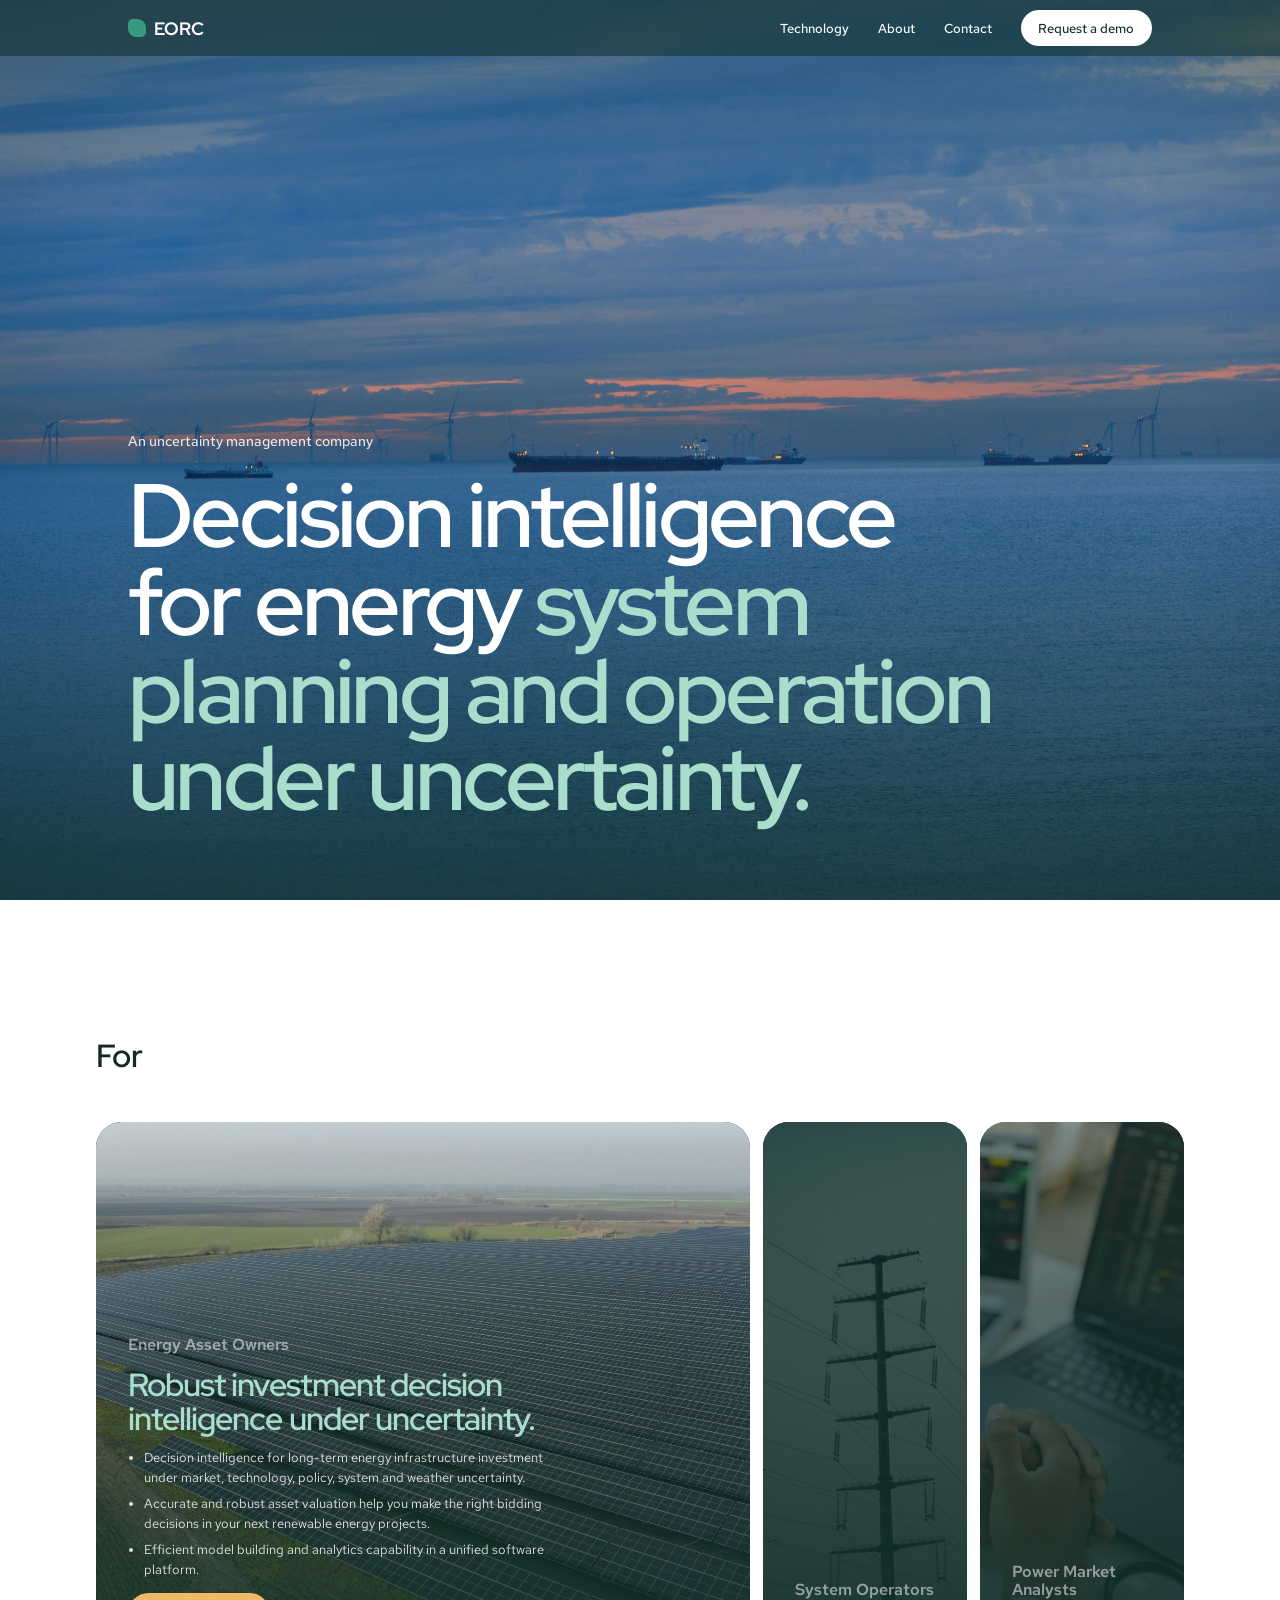
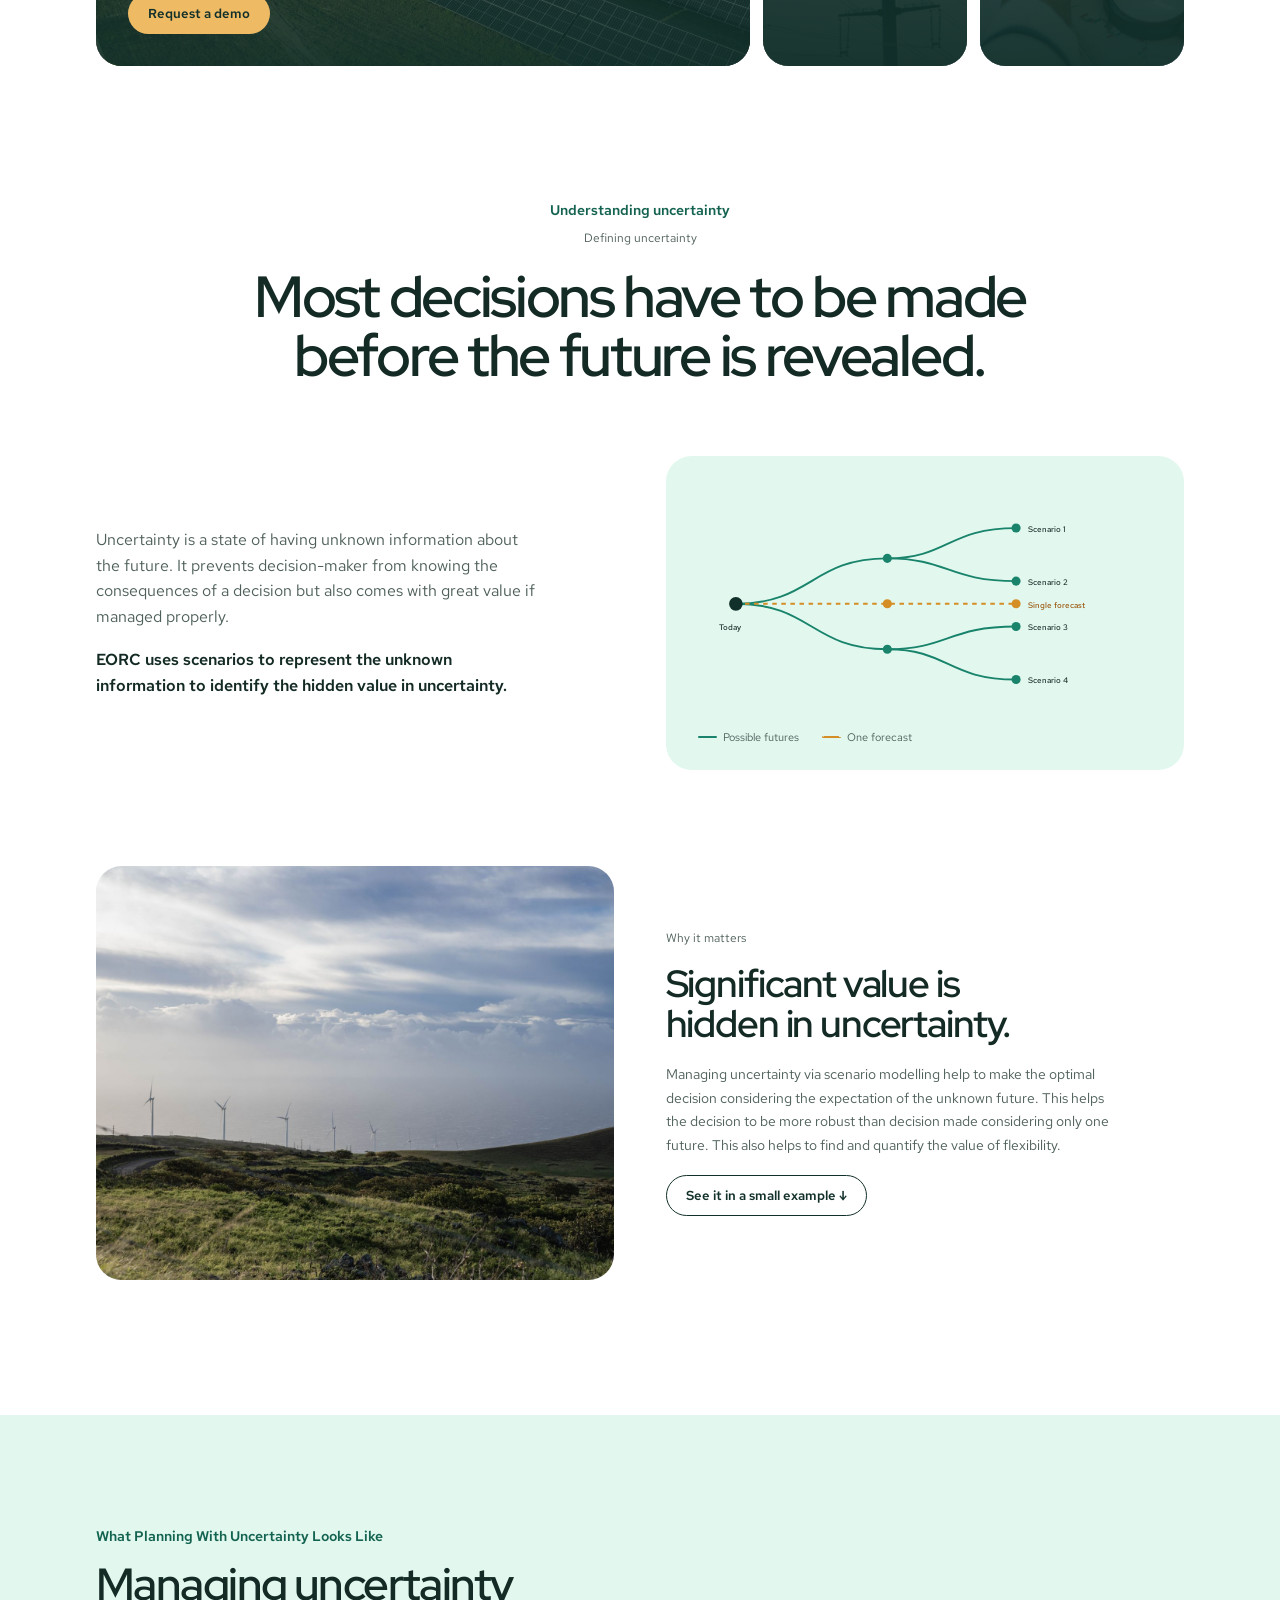
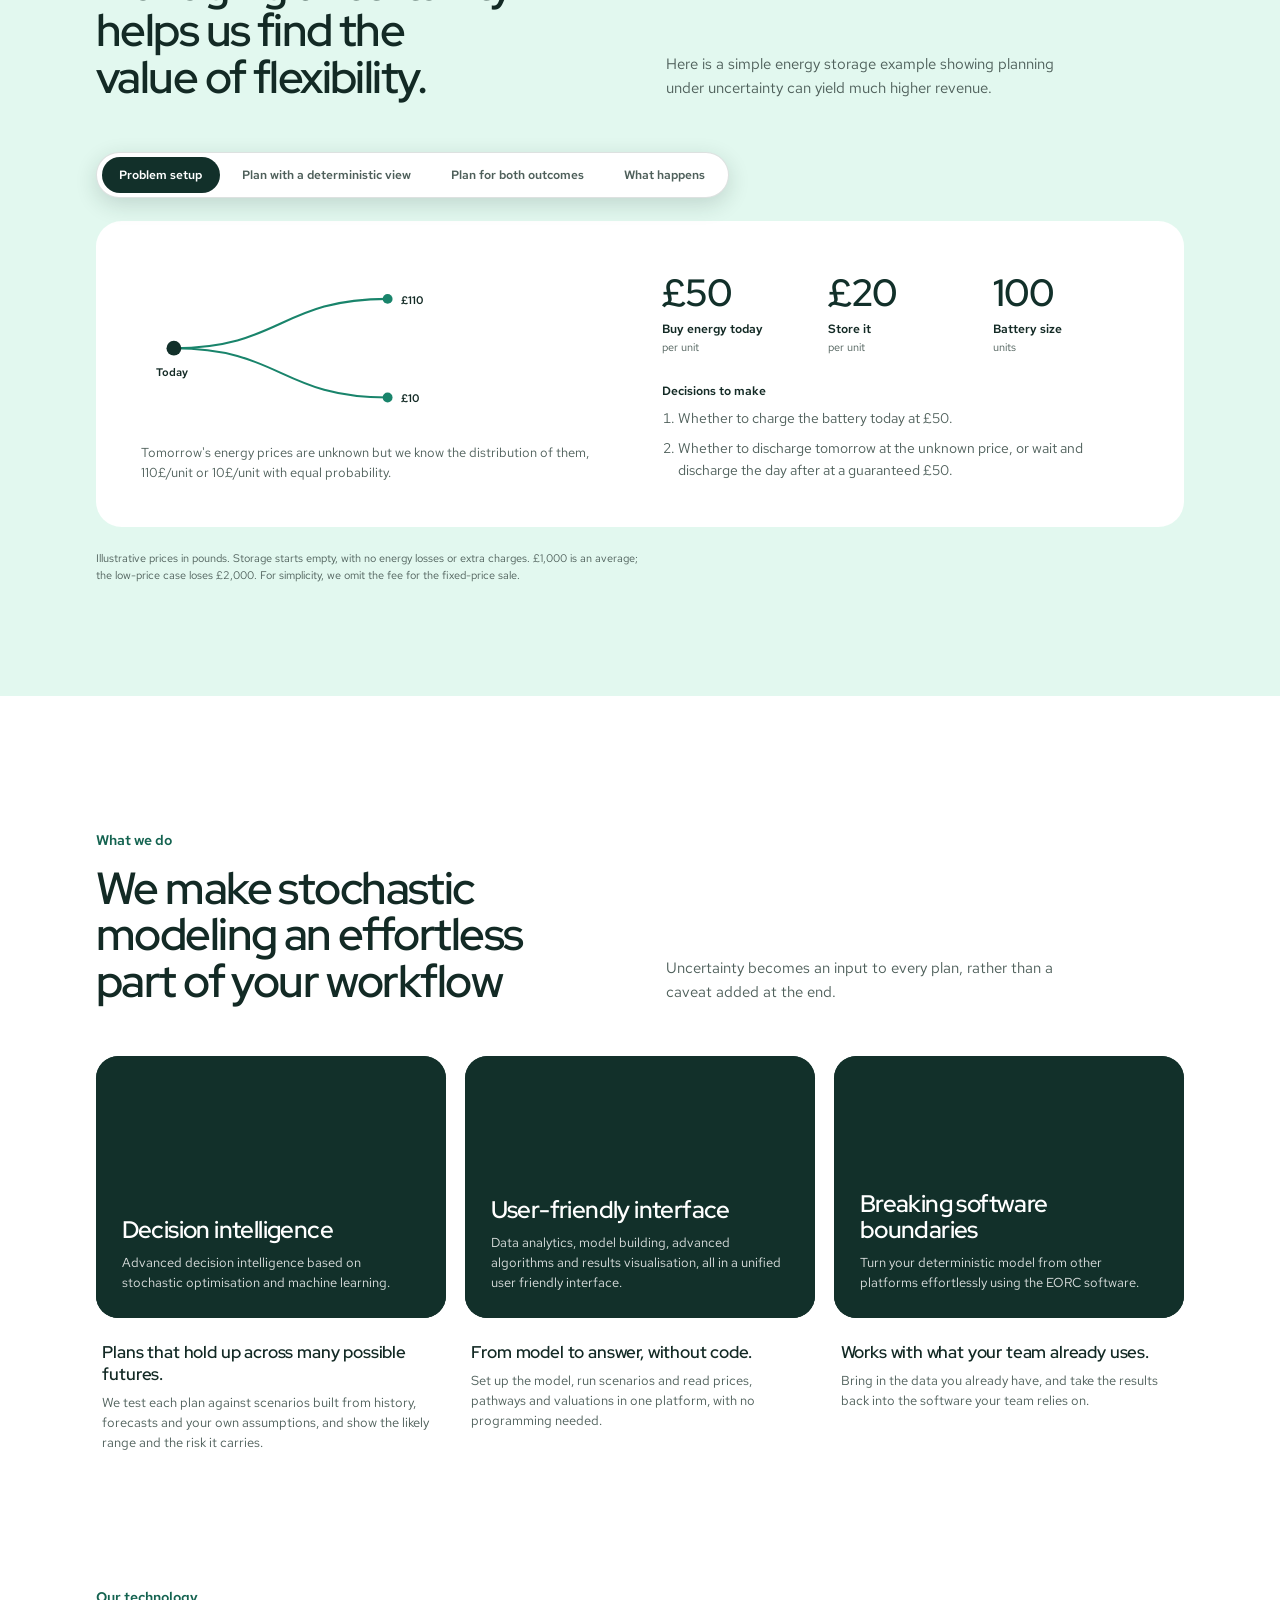
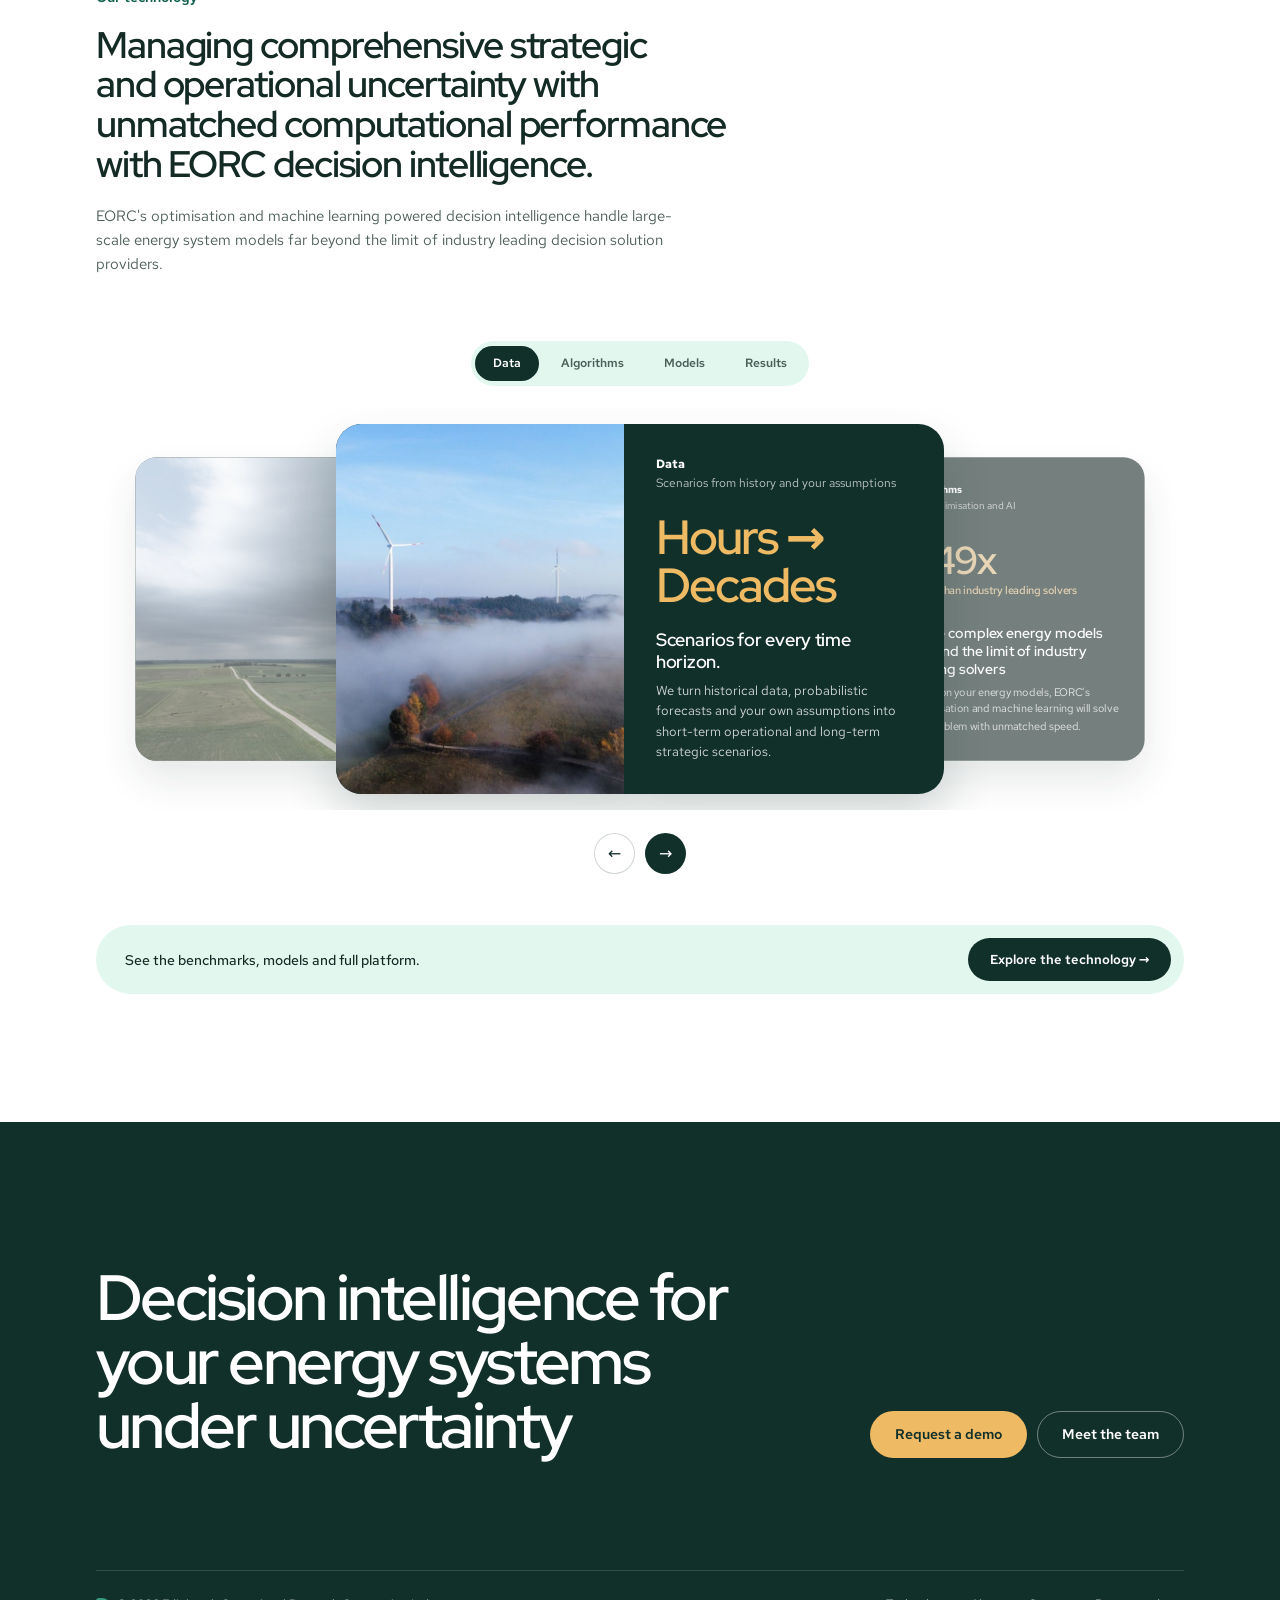
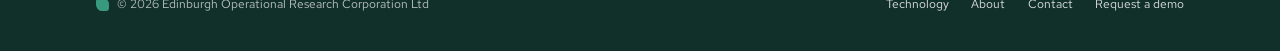
<file: index.html>
<!DOCTYPE html>
<html lang="en">

<head>
  <meta charset="UTF-8">
  <meta name="viewport" content="width=device-width, initial-scale=1">
  <title data-i18n="home.meta.title"></title>
  <meta name="description"
    content="" data-i18n-attr="content:home.meta.description">
  <link rel="icon" href="img/cropped-EORC_logo_letter-270x270.png">
  <link rel="sitemap" type="application/xml" href="sitemap.xml">
  <link rel="alternate" type="text/markdown" href="index.md">
  <link rel="preconnect" href="https://fonts.googleapis.com">
  <link rel="preconnect" href="https://fonts.gstatic.com" crossorigin>
  <link
    href="https://fonts.googleapis.com/css2?family=Red+Hat+Display:wght@400;500;600;700&family=Red+Hat+Text:wght@400;500;600;700&family=Red+Hat+Mono:wght@400;500&display=swap"
    rel="stylesheet">
  <link rel="stylesheet" href="css/styles.css">
  <link rel="stylesheet" href="css/v5.css">
  <script src="js/i18n.js"></script>
</head>

<body class="v5">
  <header class="site-header">
    <nav class="nav">
      <a href="index.html" class="brand">
        <span class="brand-mark"></span>
        <i18n-t data-i18n="nav.brand"></i18n-t>
      </a>
      <span class="nav-spacer"></span>
      <button class="nav-toggle" aria-label="" aria-expanded="false" data-i18n-attr="aria-label:nav.nav-toggle.aria-label">
        <span></span><span></span><span></span>
      </button>
      <ul class="nav-links">
        <li><a href="product.html" data-i18n="nav.a-product"></a></li>
        <li><a href="about.html" data-i18n="nav.a-about"></a></li>
        <li><a href="contact.html" data-i18n="nav.a-contact"></a></li>
        <li class="lang-switch" data-lang-switch hidden></li>
        <li><a href="contact.html" class="nav-cta" data-i18n="nav.nav-cta"></a></li>
      </ul>
    </nav>
  </header>

  <main>
    <!-- Hero -->
    <section class="v5-hero">
      <img class="v5-photo" src="img/web/offshore_turbine.jpg" alt="" decoding="async">
      <div class="v5-hero-shade" aria-hidden="true"></div>
      <div class="v5-hero-inner">
        <div class="v5-hero-eyebrow" data-i18n="home.hero.hero-eyebrow"></div>
        <h1 data-i18n-html="home.hero.h1"></h1>
      </div>
    </section>

    <!-- For: one expandable panel per audience. Every panel ships open so the copy reads without JavaScript; js/main.js collapses all but the selected one. -->
    <section class="v5-section v5-for">
      <div class="v5-wrap">
        <h2 class="v5-for-title" id="for-title" data-i18n="home.for.for-title"></h2>
        <div class="v5-roles" data-role-panels aria-labelledby="for-title">
          <article class="v5-role" data-role="asset-owner">
            <div class="v5-role-photo"><img class="v5-photo" src="img/web/asset_owner.jpg" alt="" loading="lazy" decoding="async"></div>
            <div class="v5-role-shade" aria-hidden="true"></div>
            <div class="v5-role-content">
              <div class="v5-role-head">
                <h3 class="v5-role-name">
                  <button type="button" class="v5-role-toggle" aria-expanded="true" aria-controls="role-body-1">
                    <span class="role-name" data-i18n="home.for.role-name"></span>
                    <span class="v5-role-hint" aria-hidden="true"><i18n-t data-i18n="home.for.role-hint"></i18n-t> <span>→</span></span>
                  </button>
                </h3>
              </div>
              <div class="v5-role-body" id="role-body-1">
                <h4 data-i18n="home.for.h4"></h4>
                <ul>
                  <li data-i18n="home.for.li"></li>
                  <li data-i18n="home.for.li-2"></li>
                  <li data-i18n="home.for.li-3"></li>
                </ul>
                <a href="contact.html?role=asset-owner" class="v5-btn v5-btn--accent" data-i18n="home.for.btn"></a>
              </div>
            </div>
          </article>

          <article class="v5-role" data-role="system-operator">
            <div class="v5-role-photo"><img class="v5-photo" src="img/web/system_operator.jpg" alt="" loading="lazy" decoding="async"></div>
            <div class="v5-role-shade" aria-hidden="true"></div>
            <div class="v5-role-content">
              <div class="v5-role-head">
                <h3 class="v5-role-name">
                  <button type="button" class="v5-role-toggle" aria-expanded="true" aria-controls="role-body-2">
                    <span class="role-name" data-i18n="home.for.role-name-2"></span>
                    <span class="v5-role-hint" aria-hidden="true"><i18n-t data-i18n="home.for.role-hint-2"></i18n-t> <span>→</span></span>
                  </button>
                </h3>
              </div>
              <div class="v5-role-body" id="role-body-2">
                <h4 data-i18n="home.for.h4-2"></h4>
                <ul>
                  <li data-i18n="home.for.li-4"></li>
                  <li data-i18n="home.for.li-5"></li>
                  <li data-i18n="home.for.li-6"></li>
                </ul>
                <a href="contact.html?role=system-operator" class="v5-btn v5-btn--accent" data-i18n="home.for.btn-2"></a>
              </div>
            </div>
          </article>

          <article class="v5-role" data-role="market-analyst">
            <div class="v5-role-photo"><img class="v5-photo" src="img/web/power_market.jpg" alt="" loading="lazy" decoding="async"></div>
            <div class="v5-role-shade" aria-hidden="true"></div>
            <div class="v5-role-content">
              <div class="v5-role-head">
                <h3 class="v5-role-name">
                  <button type="button" class="v5-role-toggle" aria-expanded="true" aria-controls="role-body-3">
                    <span class="role-name" data-i18n="home.for.role-name-3"></span>
                    <span class="v5-role-hint" aria-hidden="true"><i18n-t data-i18n="home.for.role-hint-3"></i18n-t> <span>→</span></span>
                  </button>
                </h3>
              </div>
              <div class="v5-role-body" id="role-body-3">
                <h4 data-i18n="home.for.h4-3"></h4>
                <ul>
                  <li data-i18n="home.for.li-7"></li>
                  <li data-i18n="home.for.li-8"></li>
                  <li data-i18n="home.for.li-9"></li>
                </ul>
                <a href="contact.html?role=market-analyst" class="v5-btn v5-btn--accent" data-i18n="home.for.btn-3"></a>
              </div>
            </div>
          </article>
        </div>
      </div>
    </section>

    <!-- Understanding uncertainty: what it is, why it matters, with a scenario tree -->
    <section class="v5-section v5-why">
      <div class="v5-center">
        <div data-rv class="v5-eyebrow" data-i18n="home.why.eyebrow"></div>
        <div data-rv data-rvd="60" class="v5-kicker" data-i18n="home.why.kicker"></div>
        <h2 data-rv data-rvd="120" class="v5-display" data-i18n="home.why.display"></h2>
      </div>

      <div class="v5-wrap v5-split">
        <div data-rv class="v5-copy">
          <p class="v5-lead" data-i18n="home.why.lead"></p>
          <p class="v5-lead v5-lead--strong" data-i18n="home.why.lead-2"></p>
        </div>

        <!-- Scenario tree: one decision today, many possible futures -->
        <figure data-rv data-rvd="100" class="v5-tree-card">
          <svg viewBox="0 0 600 290" role="img"
            aria-label="" data-i18n-attr="aria-label:home.why.svg.aria-label">
            <g class="v5-edges">
              <path d="M50 145 C150 145 150 85 250 85"></path>
              <path d="M50 145 C150 145 150 205 250 205"></path>
              <path d="M250 85 C330 85 330 45 420 45"></path>
              <path d="M250 85 C330 85 330 115 420 115"></path>
              <path d="M250 205 C330 205 330 175 420 175"></path>
              <path d="M250 205 C330 205 330 245 420 245"></path>
            </g>
            <path class="v5-forecast" d="M50 145 H420"></path>
            <g class="v5-nodes">
              <circle cx="250" cy="85" r="6"></circle>
              <circle cx="250" cy="205" r="6"></circle>
              <circle cx="420" cy="45" r="6"></circle>
              <circle cx="420" cy="115" r="6"></circle>
              <circle cx="420" cy="175" r="6"></circle>
              <circle cx="420" cy="245" r="6"></circle>
            </g>
            <circle class="v5-today" cx="50" cy="145" r="9"></circle>
            <circle class="v5-forecast-end" cx="250" cy="145" r="6"></circle>
            <circle class="v5-forecast-end" cx="420" cy="145" r="6"></circle>
            <g class="v5-labels">
              <text x="28" y="180" data-i18n="home.why.text"></text>
              <text x="436" y="50" data-i18n="home.why.text-2"></text>
              <text x="436" y="120" data-i18n="home.why.text-3"></text>
              <text x="436" y="180" data-i18n="home.why.text-4"></text>
              <text x="436" y="250" data-i18n="home.why.text-5"></text>
              <text class="v5-forecast-label" x="436" y="150" data-i18n="home.why.forecast-label"></text>
            </g>
          </svg>
          <figcaption class="v5-key">
            <span><i class="v5-key-line"></i><i18n-t data-i18n="home.why.span"></i18n-t></span>
            <span><i class="v5-key-line v5-key-line--forecast"></i><i18n-t data-i18n="home.why.span-2"></i18n-t></span>
          </figcaption>
        </figure>
      </div>

      <div class="v5-wrap v5-split v5-split--media">
        <div data-rv class="v5-media"><img class="v5-photo" src="img/web/why_it_metter.jpg" alt="" loading="lazy" decoding="async"></div>
        <div data-rv data-rvd="80" class="v5-copy">
          <div class="v5-kicker" data-i18n="home.why.kicker-2"></div>
          <h3 class="v5-h3" data-i18n="home.why.h3"></h3>
          <p class="v5-body" data-i18n="home.why.body"></p>
          <a class="v5-btn v5-btn--outline" href="#example"><i18n-t data-i18n="home.why.btn"></i18n-t> <span
              aria-hidden="true">↓</span></a>
        </div>
      </div>
    </section>

    <!-- Why it's important: one battery, planned two ways (illustrative figures) -->
    <section class="v5-example" id="example">
      <div class="v5-wrap">
        <div class="v5-head">
          <div>
            <div data-rv class="v5-eyebrow" data-i18n="home.example.eyebrow"></div>
            <h2 data-rv data-rvd="80" class="v5-title" data-i18n="home.example.title"></h2>
          </div>
          <p data-rv data-rvd="140" class="v5-head-note" data-i18n="home.example.head-note"></p>
        </div>

        <div data-rv class="v5-ex" data-slides>
          <!-- Sticky under the header while the example scrolls; below 900px only the selected tab shows its name. -->
          <div class="v5-pills v5-pills--steps" role="tablist" aria-label="" data-i18n-attr="aria-label:home.example.pills.aria-label">
            <button type="button" role="tab" id="ex-tab-1" aria-controls="ex-slide-1" aria-selected="true"><span class="v5-pill-num" aria-hidden="true">01</span><span class="v5-pill-name" data-i18n="home.example.button"></span></button>
            <button type="button" role="tab" id="ex-tab-2" aria-controls="ex-slide-2" aria-selected="false"><span class="v5-pill-num" aria-hidden="true">02</span><span class="v5-pill-name" data-i18n="home.example.button-2"></span></button>
            <button type="button" role="tab" id="ex-tab-3" aria-controls="ex-slide-3" aria-selected="false"><span class="v5-pill-num" aria-hidden="true">03</span><span class="v5-pill-name" data-i18n="home.example.button-3"></span></button>
            <button type="button" role="tab" id="ex-tab-4" aria-controls="ex-slide-4" aria-selected="false"><span class="v5-pill-num" aria-hidden="true">04</span><span class="v5-pill-name" data-i18n="home.example.button-4"></span></button>
          </div>

          <div class="v5-ex-card">
            <div class="v5-ex-slide" role="tabpanel" id="ex-slide-1" aria-labelledby="ex-tab-1">
              <div class="v5-ex-split">
                <figure class="v5-ex-fig">
                  <svg viewBox="0 0 580 200" role="img"
                    aria-label="" data-i18n-attr="aria-label:home.example.svg.aria-label">
                    <g class="v5-edges">
                      <path d="M40 100 C170 100 170 40 300 40"></path>
                      <path d="M40 100 C170 100 170 160 300 160"></path>
                    </g>
                    <g class="v5-nodes">
                      <circle cx="300" cy="40" r="6"></circle>
                      <circle cx="300" cy="160" r="6"></circle>
                    </g>
                    <circle class="v5-today" cx="40" cy="100" r="9"></circle>
                    <g class="v5-labels v5-labels--strong">
                      <text x="18" y="134" data-i18n="home.example.text"></text>
                      <text x="316" y="46" data-i18n="home.example.text-2"></text>
                      <text x="316" y="166" data-i18n="home.example.text-3"></text>
                    </g>
                  </svg>
                  <figcaption data-i18n="home.example.figcaption"></figcaption>
                </figure>
                <div class="v5-ex-info">
                  <div class="v5-stats">
                    <div>
                      <div class="v5-stat-value" data-i18n="home.example.stat-value"></div>
                      <div class="v5-stat-label" data-i18n="home.example.stat-label"></div>
                      <div class="v5-stat-unit" data-i18n="home.example.stat-unit"></div>
                    </div>
                    <div>
                      <div class="v5-stat-value" data-i18n="home.example.stat-value-2"></div>
                      <div class="v5-stat-label" data-i18n="home.example.stat-label-2"></div>
                      <div class="v5-stat-unit" data-i18n="home.example.stat-unit-2"></div>
                    </div>
                    <div>
                      <div class="v5-stat-value">100</div>
                      <div class="v5-stat-label" data-i18n="home.example.stat-label-3"></div>
                      <div class="v5-stat-unit" data-i18n="home.example.stat-unit-3"></div>
                    </div>
                  </div>
                  <div>
                    <div class="v5-stat-label v5-stat-label--spaced" data-i18n="home.example.stat-label-4"></div>
                    <ol class="v5-decisions">
                      <li data-i18n="home.example.li"></li>
                      <li data-i18n="home.example.li-2"></li>
                    </ol>
                  </div>
                </div>
              </div>
            </div>

            <div class="v5-ex-slide" role="tabpanel" id="ex-slide-2" aria-labelledby="ex-tab-2">
              <div class="v5-ex-split">
                <figure class="v5-ex-fig">
                  <svg viewBox="0 0 580 200" role="img"
                    aria-label="" data-i18n-attr="aria-label:home.example.svg.aria-label-2">
                    <g class="v5-edges v5-edges--dim">
                      <path d="M40 100 C170 100 170 40 300 40"></path>
                      <path d="M40 100 C170 100 170 160 300 160"></path>
                    </g>
                    <path class="v5-forecast" d="M40 100 H300"></path>
                    <circle class="v5-forecast-end" cx="300" cy="100" r="6"></circle>
                    <g class="v5-nodes v5-nodes--dim">
                      <circle cx="300" cy="40" r="6"></circle>
                      <circle cx="300" cy="160" r="6"></circle>
                    </g>
                    <circle class="v5-today" cx="40" cy="100" r="9"></circle>
                    <g class="v5-labels v5-labels--strong">
                      <text x="18" y="134" data-i18n="home.example.text-4"></text>
                      <text x="316" y="46" data-i18n="home.example.text-5"></text>
                      <text x="316" y="166" data-i18n="home.example.text-6"></text>
                      <text class="v5-forecast-label" x="316" y="106" data-i18n="home.example.forecast-label"></text>
                    </g>
                  </svg>
                  <figcaption data-i18n="home.example.figcaption-2"></figcaption>
                </figure>
                <div class="v5-ex-info v5-ex-info--tight">
                  <div class="v5-kind"><span class="v5-kind-mark" data-i18n="home.example.kind-mark"></span><i18n-t data-i18n="home.example.kind"></i18n-t></div>
                  <p class="v5-body" data-i18n="home.example.body"></p>
                  <h3 class="v5-answer" data-i18n="home.example.answer"></h3>
                </div>
              </div>
            </div>

            <div class="v5-ex-slide" role="tabpanel" id="ex-slide-3" aria-labelledby="ex-tab-3">
              <div class="v5-ex-split">
                <figure class="v5-ex-fig">
                  <svg viewBox="0 0 580 200" role="img"
                    aria-label="" data-i18n-attr="aria-label:home.example.svg.aria-label-3">
                    <g class="v5-edges">
                      <path d="M40 100 C170 100 170 40 300 40"></path>
                      <path d="M40 100 C170 100 170 160 300 160"></path>
                    </g>
                    <g class="v5-nodes">
                      <circle cx="300" cy="40" r="6"></circle>
                      <circle cx="300" cy="160" r="6"></circle>
                    </g>
                    <circle class="v5-today" cx="40" cy="100" r="9"></circle>
                    <g class="v5-labels v5-labels--small">
                      <text x="18" y="134" data-i18n="home.example.text-7"></text>
                      <text x="316" y="40" data-i18n="home.example.text-8"></text>
                      <text x="316" y="170" data-i18n="home.example.text-9"></text>
                    </g>
                  </svg>
                  <figcaption data-i18n="home.example.figcaption-3"></figcaption>
                </figure>
                <div class="v5-ex-info v5-ex-info--tight">
                  <div class="v5-kind"><span class="v5-kind-mark v5-kind-mark--dark" data-i18n="home.example.kind-mark-2"></span><i18n-t data-i18n="home.example.kind-2"></i18n-t>
                  </div>
                  <p class="v5-body" data-i18n="home.example.body-2"></p>
                  <h3 class="v5-answer v5-answer--eorc" data-i18n="home.example.answer-2"></h3>
                </div>
              </div>
            </div>

            <div class="v5-ex-slide" role="tabpanel" id="ex-slide-4" aria-labelledby="ex-tab-4">
              <div class="v5-outcomes">
                <div>
                  <div class="v5-outcome-value v5-win" data-i18n="home.example.outcome-value"></div>
                  <div class="v5-stat-label" data-i18n="home.example.stat-label-5"></div>
                  <div class="v5-stat-unit" data-i18n="home.example.stat-unit-4"></div>
                </div>
                <div>
                  <div class="v5-outcome-value v5-loss" data-i18n="home.example.outcome-value-2"></div>
                  <div class="v5-stat-label" data-i18n="home.example.stat-label-6"></div>
                  <div class="v5-stat-unit" data-i18n="home.example.stat-unit-5"></div>
                </div>
                <div>
                  <div class="v5-outcome-value" data-i18n="home.example.outcome-value-3"></div>
                  <div class="v5-stat-label" data-i18n="home.example.stat-label-7"></div>
                  <div class="v5-stat-unit" data-i18n="home.example.stat-unit-6"></div>
                </div>
              </div>
              <p class="v5-calc" data-i18n="home.example.calc"></p>
              <div class="v5-takeaway">
                <div>
                  <div class="v5-takeaway-big" data-i18n="home.example.takeaway-big"></div>
                  <div class="v5-takeaway-label" data-i18n="home.example.takeaway-label"></div>
                </div>
                <div>
                  <p class="v5-takeaway-lead" data-i18n="home.example.takeaway-lead"></p>
                  <p class="v5-takeaway-term" data-i18n="home.example.takeaway-term"></p>
                </div>
              </div>
            </div>
          </div>
        </div>

        <p data-rv class="v5-flag" data-i18n="home.example.flag"></p>
      </div>
    </section>

    <!-- What we do -->
    <section class="v5-section v5-wwd">
      <div class="v5-wrap">
        <div class="v5-head">
          <div>
            <div data-rv class="v5-eyebrow" data-i18n="home.wwd.eyebrow"></div>
            <h2 data-rv data-rvd="80" class="v5-title" data-i18n="home.wwd.title"></h2>
          </div>
          <p data-rv data-rvd="140" class="v5-head-note" data-i18n="home.wwd.head-note"></p>
        </div>
        <div class="v5-cards">
          <article data-rv class="v5-card">
            <!-- TODO photo: planning session, 4:5 -->
            <div class="v5-card-media">
              <div class="v5-photo" aria-hidden="true"></div>
              <div class="v5-card-shade" aria-hidden="true"></div>
              <div class="v5-card-overlay">
                <h3 data-i18n="home.wwd.h3"></h3>
                <p data-i18n="home.wwd.p"></p>
              </div>
            </div>
            <div class="v5-card-text">
              <h3 data-i18n="home.wwd.h3-2"></h3>
              <p data-i18n="home.wwd.p-2"></p>
            </div>
          </article>
          <article data-rv data-rvd="80" class="v5-card">
            <!-- TODO photo: product UI, 4:5 -->
            <div class="v5-card-media">
              <div class="v5-photo" aria-hidden="true"></div>
              <div class="v5-card-shade" aria-hidden="true"></div>
              <div class="v5-card-overlay">
                <h3 data-i18n="home.wwd.h3-3"></h3>
                <p data-i18n="home.wwd.p-3"></p>
              </div>
            </div>
            <div class="v5-card-text">
              <h3 data-i18n="home.wwd.h3-4"></h3>
              <p data-i18n="home.wwd.p-4"></p>
            </div>
          </article>
          <article data-rv data-rvd="160" class="v5-card">
            <!-- TODO photo: team at work, 4:5 -->
            <div class="v5-card-media">
              <div class="v5-photo" aria-hidden="true"></div>
              <div class="v5-card-shade" aria-hidden="true"></div>
              <div class="v5-card-overlay">
                <h3 data-i18n="home.wwd.h3-5"></h3>
                <p data-i18n="home.wwd.p-5"></p>
              </div>
            </div>
            <div class="v5-card-text">
              <h3 data-i18n="home.wwd.h3-6"></h3>
              <p data-i18n="home.wwd.p-6"></p>
            </div>
          </article>
        </div>
      </div>
    </section>

    <!-- Our technology: cards ship stacked; js/main.js turns them into a carousel -->
    <section class="v5-section v5-tech">
      <div class="v5-wrap">
        <div class="v5-tech-head">
          <div data-rv class="v5-eyebrow" data-i18n="home.tech.eyebrow"></div>
          <h2 data-rv data-rvd="80" class="v5-title v5-title--long" data-i18n="home.tech.title"></h2>
          <p data-rv data-rvd="140" class="v5-head-note" data-i18n="home.tech.head-note"></p>
        </div>

        <div class="v5-tech-body" data-tech-carousel>
          <div class="v5-pills v5-pills--center" role="group" aria-label="" data-tech-tabs hidden data-i18n-attr="aria-label:home.tech.pills.aria-label">
            <button type="button" aria-pressed="true" data-i18n="home.tech.button"></button>
            <button type="button" aria-pressed="false" data-i18n="home.tech.button-2"></button>
            <button type="button" aria-pressed="false" data-i18n="home.tech.button-3"></button>
            <button type="button" aria-pressed="false" data-i18n="home.tech.button-4"></button>
          </div>

          <div class="v5-stage" data-tech-stage>
            <article class="v5-tech-card" data-pos="0">
              <div class="v5-tech-media"><img class="v5-photo" src="img/web/data.jpg" alt="" loading="lazy" decoding="async"></div>
              <div class="v5-tech-text">
                <div>
                  <div class="v5-tech-label" data-i18n="home.tech.tech-label"></div>
                  <div class="v5-tech-sub" data-i18n="home.tech.tech-sub"></div>
                </div>
                <div class="v5-tech-stat" data-i18n="home.tech.tech-stat"></div>
                <div>
                  <h3 data-i18n="home.tech.h3"></h3>
                  <p data-i18n="home.tech.p"></p>
                </div>
              </div>
            </article>
            <article class="v5-tech-card" data-pos="1">
              <div class="v5-tech-media"><img class="v5-photo" src="img/web/algorithm.jpg" alt="" loading="lazy" decoding="async"></div>
              <div class="v5-tech-text">
                <div>
                  <div class="v5-tech-label" data-i18n="home.tech.tech-label-2"></div>
                  <div class="v5-tech-sub" data-i18n="home.tech.tech-sub-2"></div>
                </div>
                <div>
                  <div class="v5-tech-stat" data-i18n="home.tech.tech-stat-2"></div>
                  <div class="v5-tech-stat-text" data-i18n="home.tech.tech-stat-text"></div>
                </div>
                <div>
                  <h3 data-i18n="home.tech.h3-2"></h3>
                  <p data-i18n="home.tech.p-2"></p>
                </div>
              </div>
            </article>
            <article class="v5-tech-card" data-pos="2">
              <div class="v5-tech-media"><img class="v5-photo" src="img/web/model.jpg" alt="" loading="lazy" decoding="async"></div>
              <div class="v5-tech-text">
                <div>
                  <div class="v5-tech-label" data-i18n="home.tech.tech-label-3"></div>
                  <div class="v5-tech-sub" data-i18n="home.tech.tech-sub-3"></div>
                </div>
                <div class="v5-tech-stat" data-i18n="home.tech.tech-stat-3"></div>
                <div>
                  <h3 data-i18n="home.tech.h3-3"></h3>
                  <p data-i18n="home.tech.p-3"></p>
                </div>
              </div>
            </article>
            <article class="v5-tech-card" data-pos="3">
              <div class="v5-tech-media"><img class="v5-photo" src="img/web/results.jpg" alt="" loading="lazy" decoding="async"></div>
              <div class="v5-tech-text">
                <div>
                  <div class="v5-tech-label" data-i18n="home.tech.tech-label-4"></div>
                  <div class="v5-tech-sub" data-i18n="home.tech.tech-sub-4"></div>
                </div>
                <div class="v5-tech-stat" data-i18n="home.tech.tech-stat-4"></div>
                <div>
                  <h3 data-i18n="home.tech.h3-4"></h3>
                  <p data-i18n="home.tech.p-4"></p>
                </div>
              </div>
            </article>
          </div>

          <div class="v5-arrows" data-tech-arrows hidden>
            <button type="button" class="v5-arrow" data-tech-prev aria-label="" data-i18n-attr="aria-label:home.tech.arrow.aria-label">←</button>
            <button type="button" class="v5-arrow v5-arrow--solid" data-tech-next aria-label="" data-i18n-attr="aria-label:home.tech.arrow.aria-label-2">→</button>
          </div>
        </div>

        <div data-rv class="v5-tech-cta">
          <span data-i18n="home.tech.span"></span>
          <a href="product.html" class="v5-btn v5-btn--dark" data-i18n="home.tech.btn"></a>
        </div>
      </div>
    </section>

    <!-- CTA + footer -->
    <section class="v5-closing">
      <div class="v5-wrap">
        <div class="v5-closing-row">
          <h2 data-rv data-i18n="home.closing.h2"></h2>
          <div data-rv data-rvd="120" class="v5-closing-actions">
            <a href="contact.html" class="v5-btn v5-btn--accent v5-btn--lg" data-i18n="home.closing.btn"></a>
            <a href="about.html" class="v5-btn v5-btn--ghost v5-btn--lg" data-i18n="home.closing.btn-2"></a>
          </div>
        </div>
        <footer class="site-footer">
          <div class="footer-brand">
            <span class="footer-mark"></span>
            <span class="copyright" data-i18n="footer.copyright"></span>
          </div>
          <div class="footer-links">
            <a href="product.html" data-i18n="footer.a-product"></a>
            <a href="about.html" data-i18n="footer.a-about"></a>
            <a href="contact.html" data-i18n="footer.a-contact"></a>
            <a href="contact.html" data-i18n="footer.a-contact-2"></a>
          </div>
        </footer>
      </div>
    </section>
  </main>

  <script src="js/analytics.js" defer></script>
  <script src="js/main.js"></script>
</body>

</html>
</file>
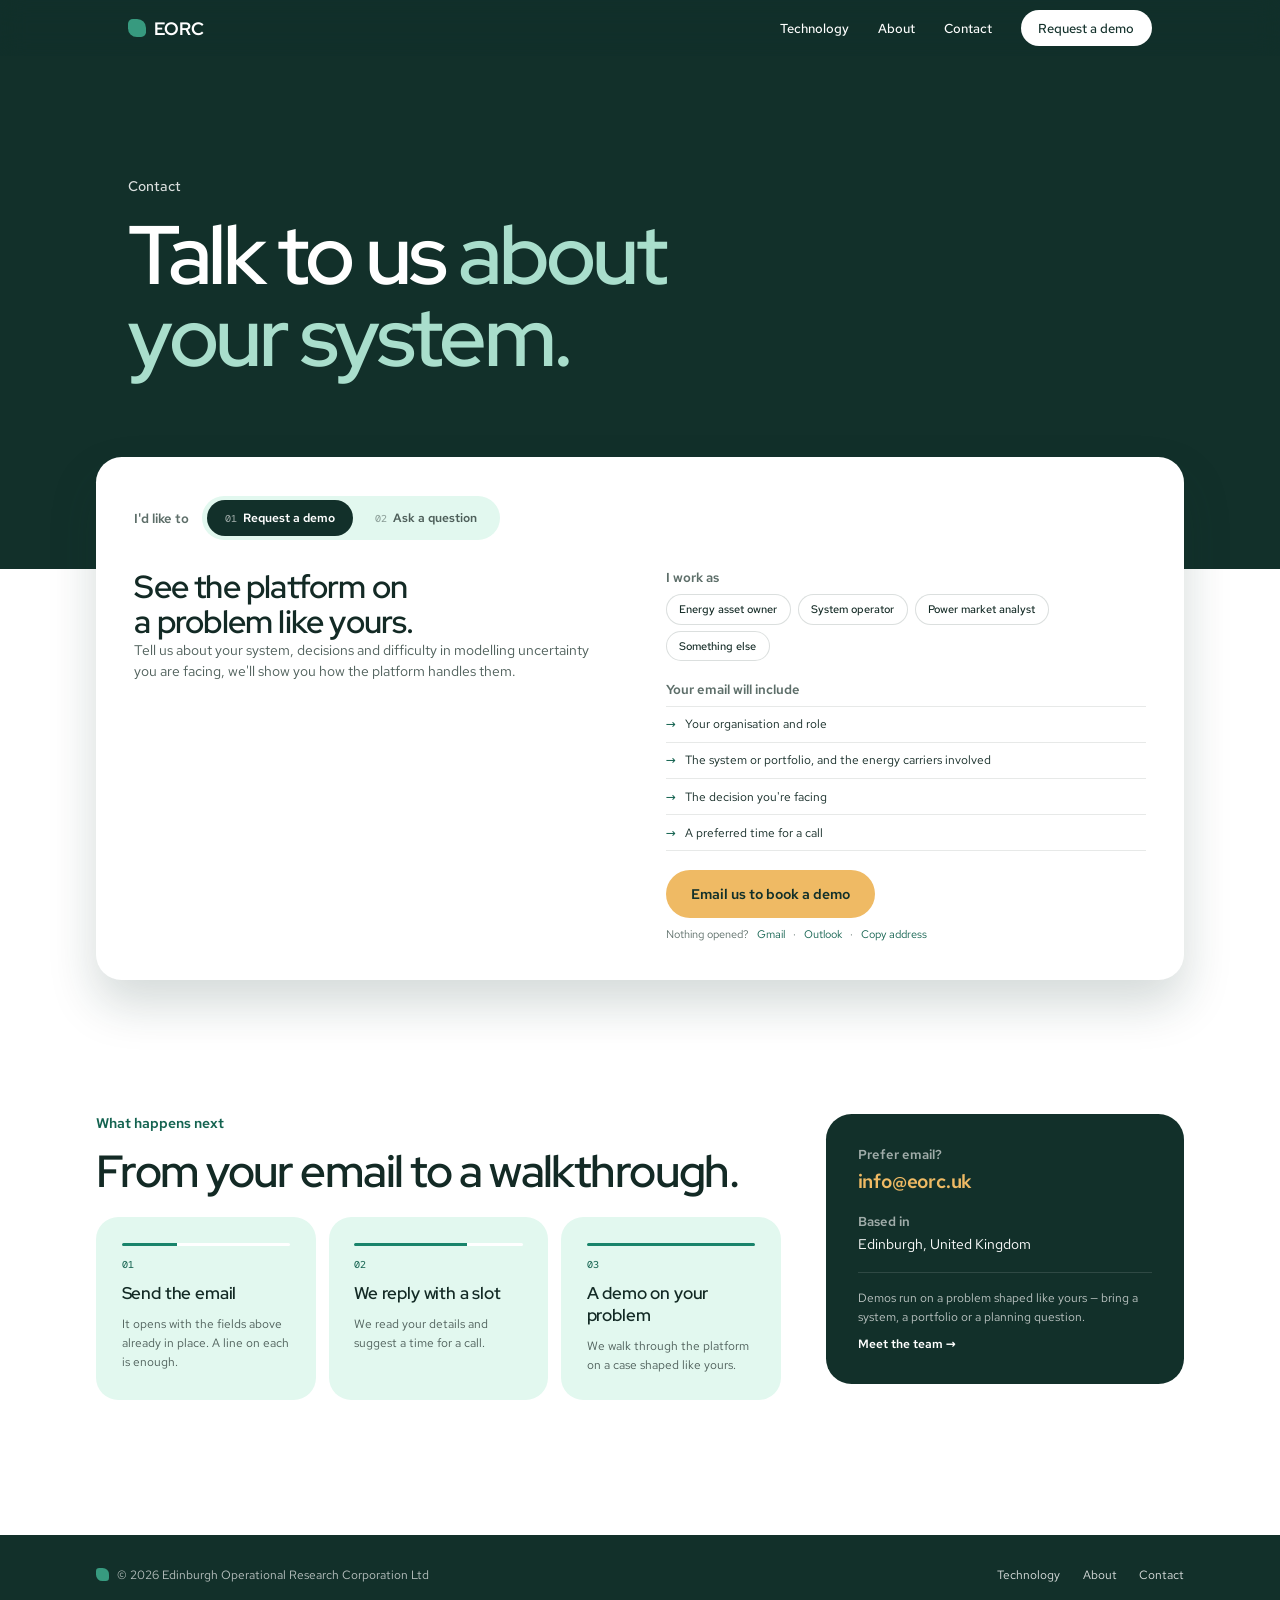
<file: request-a-demo/index.html>
<!DOCTYPE html>
<html lang="en">

<head>
    <meta charset="UTF-8">
    <meta name="viewport" content="width=device-width, initial-scale=1">
    <title>Request a demo — EORC</title>
    <meta name="robots" content="noindex">
    <meta http-equiv="refresh" content="0; url=../contact.html">
    <link rel="canonical" href="../contact.html">
    <script>location.replace('../contact.html');</script>
</head>

<body>
    <p>The demo request form has moved. <a href="../contact.html">Continue to the contact page</a>.</p>
</body>

</html>
</file>
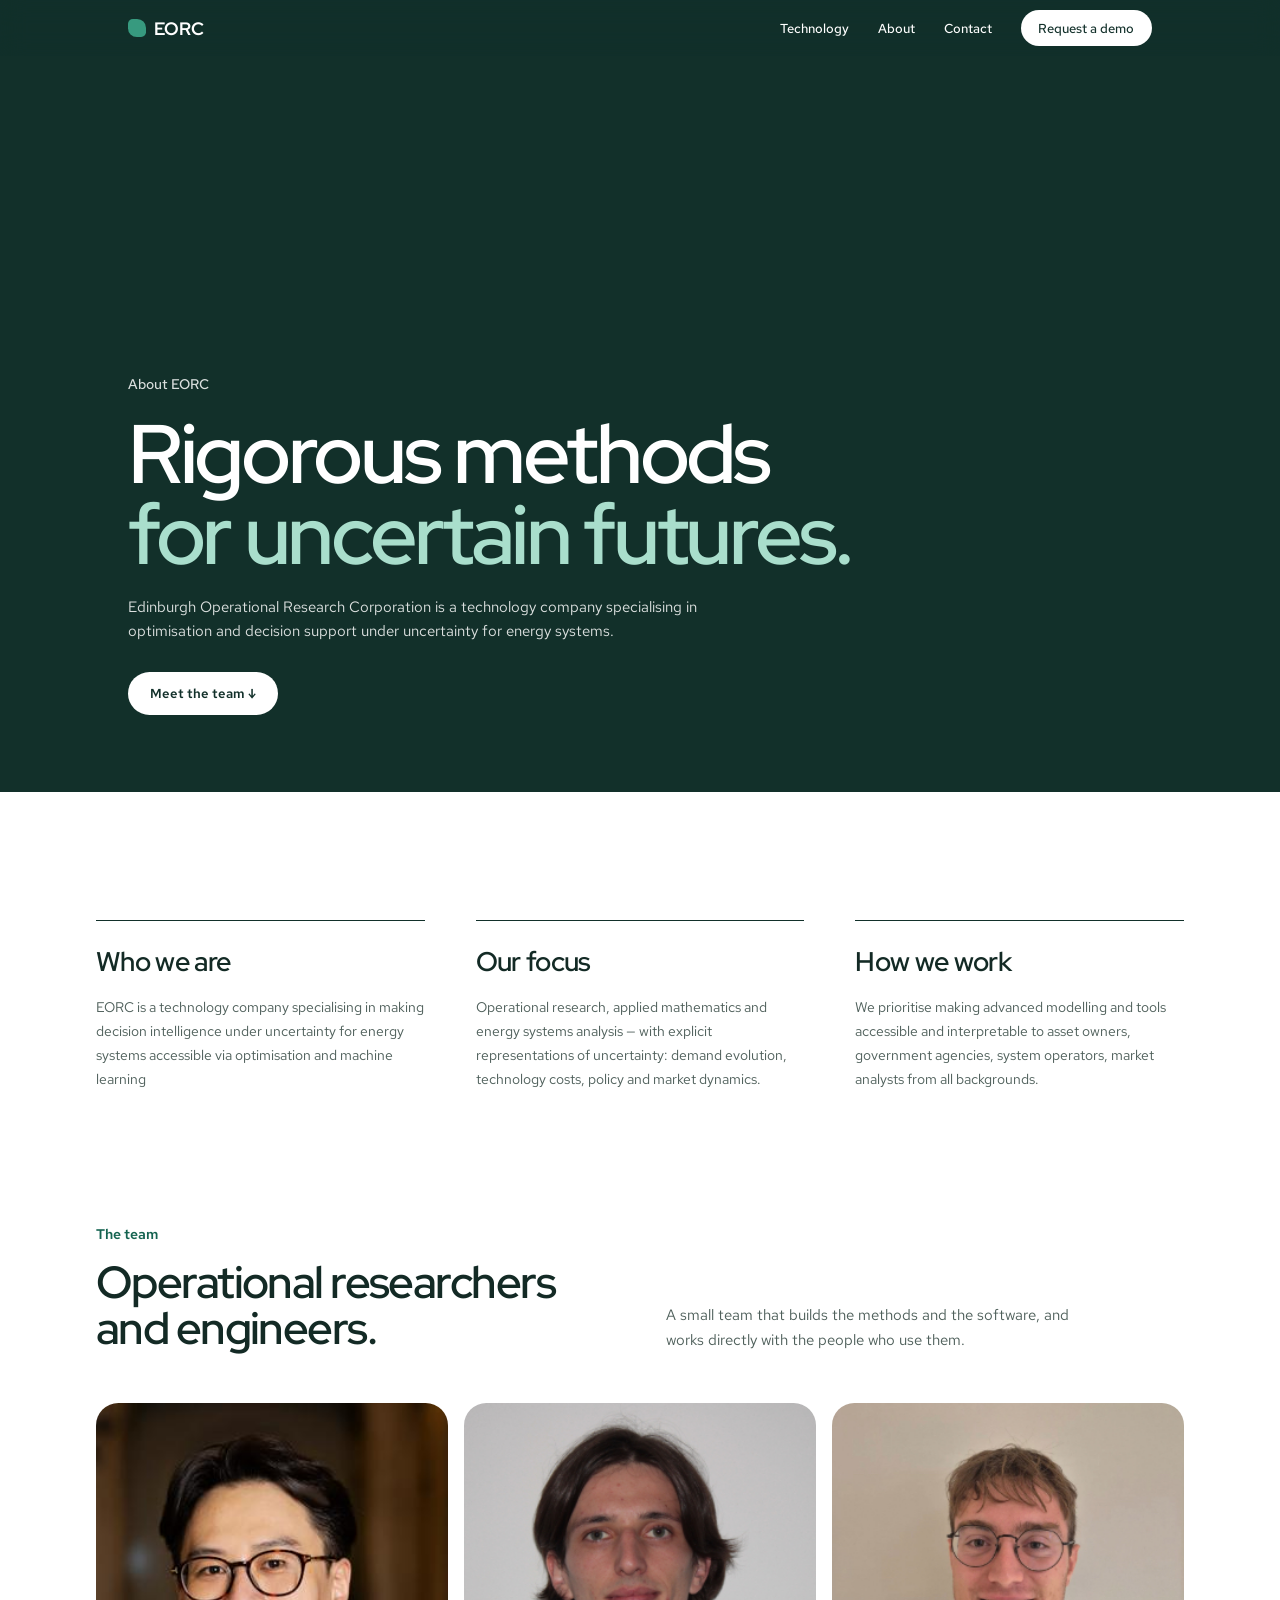
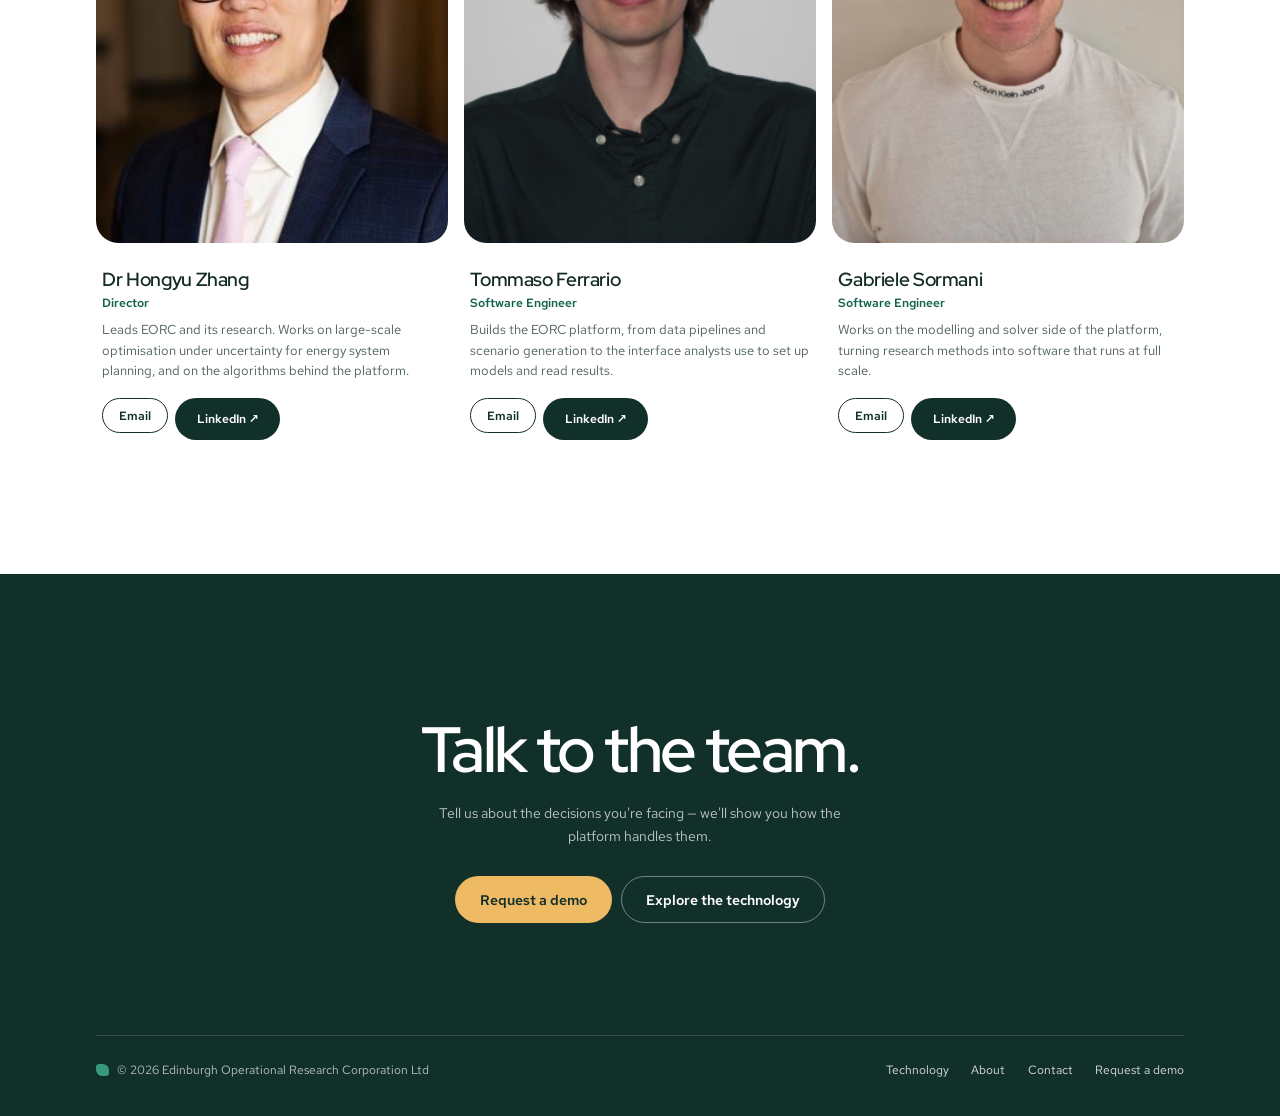
<file: about.html>
<!DOCTYPE html>
<html lang="en">

<head>
  <meta charset="UTF-8">
  <meta name="viewport" content="width=device-width, initial-scale=1">
  <title data-i18n="about.meta.title"></title>
  <meta name="description"
    content="" data-i18n-attr="content:about.meta.description">
  <link rel="icon" href="img/cropped-EORC_logo_letter-270x270.png">
  <link rel="sitemap" type="application/xml" href="sitemap.xml">
  <link rel="alternate" type="text/markdown" href="about.md">
  <link rel="preconnect" href="https://fonts.googleapis.com">
  <link rel="preconnect" href="https://fonts.gstatic.com" crossorigin>
  <link
    href="https://fonts.googleapis.com/css2?family=Red+Hat+Display:wght@400;500;600;700&family=Red+Hat+Text:wght@400;500;600;700&family=Red+Hat+Mono:wght@400;500&display=swap"
    rel="stylesheet">
  <link rel="stylesheet" href="css/styles.css">
  <link rel="stylesheet" href="css/v5.css">
  <script src="js/i18n.js"></script>
</head>

<body class="v5">

  <header class="site-header">
    <nav class="nav">
      <a href="index.html" class="brand">
        <span class="brand-mark"></span>
        <i18n-t data-i18n="nav.brand"></i18n-t>
      </a>
      <span class="nav-spacer"></span>
      <button class="nav-toggle" aria-label="" aria-expanded="false" data-i18n-attr="aria-label:nav.nav-toggle.aria-label">
        <span></span><span></span><span></span>
      </button>
      <ul class="nav-links">
        <li><a href="product.html" data-i18n="nav.a-product"></a></li>
        <li><a href="about.html" aria-current="page" data-i18n="nav.a-about"></a></li>
        <li><a href="contact.html" data-i18n="nav.a-contact"></a></li>
        <li class="lang-switch" data-lang-switch hidden></li>
        <li><a href="contact.html" class="nav-cta" data-i18n="nav.nav-cta"></a></li>
      </ul>
    </nav>
  </header>

  <main>
    <!-- About hero -->
    <section class="v5-page-hero">
      <!-- TODO photo: Edinburgh / team at work (full-bleed) -->
      <div class="v5-photo" aria-hidden="true"></div>
      <div class="v5-hero-shade" aria-hidden="true"></div>
      <div class="v5-page-hero-inner">
        <div class="v5-hero-eyebrow" data-i18n="about.page-hero.hero-eyebrow"></div>
        <h1 data-i18n-html="about.page-hero.h1"></h1>
        <p class="v5-page-lede" data-i18n="about.page-hero.page-lede"></p>
        <a href="#team" class="v5-btn v5-btn--light" data-i18n="about.page-hero.btn"></a>
      </div>
    </section>

    <!-- Who we are -->
    <section class="v5-section v5-about-pillars">
      <div class="v5-wrap v5-pillars">
        <article data-rv class="v5-pillar">
          <h2 data-i18n="about.about-pillars.h2"></h2>
          <p data-i18n="about.about-pillars.p"></p>
        </article>
        <article data-rv data-rvd="90" class="v5-pillar">
          <h2 data-i18n="about.about-pillars.h2-2"></h2>
          <p data-i18n="about.about-pillars.p-2"></p>
        </article>
        <article data-rv data-rvd="180" class="v5-pillar">
          <h2 data-i18n="about.about-pillars.h2-3"></h2>
          <p data-i18n="about.about-pillars.p-3"></p>
        </article>
      </div>
    </section>

    <!-- Team -->
    <section id="team" class="v5-section v5-team">
      <div class="v5-wrap">
        <div class="v5-head">
          <div>
            <div data-rv class="v5-eyebrow" data-i18n="about.team.eyebrow"></div>
            <h2 data-rv data-rvd="80" class="v5-title" data-i18n="about.team.title"></h2>
          </div>
          <p data-rv data-rvd="140" class="v5-head-note" data-i18n="about.team.head-note"></p>
        </div>
        <div class="v5-team-grid">
          <article data-rv class="v5-member">
            <div class="v5-member-photo">
              <img src="img/HZ_ntnu_profile_photo.jpg" alt="" data-i18n-attr="alt:about.team.img.alt">
            </div>
            <div class="v5-member-body">
              <div>
                <h3 data-i18n="about.team.h3"></h3>
                <div class="v5-member-role" data-i18n="about.team.member-role"></div>
              </div>
              <p data-i18n="about.team.p"></p>
              <div class="v5-member-links">
                <a href="mailto:info@eorc.uk" class="v5-btn v5-btn--outline v5-btn--sm" data-i18n="about.team.btn"></a>
                <a href="https://www.linkedin.com/in/hongyu-zhang-0416/" target="_blank" rel="noopener"
                  class="v5-btn v5-btn--dark v5-btn--sm" data-i18n="about.team.btn-2"></a>
              </div>
            </div>
          </article>
          <article data-rv data-rvd="90" class="v5-member">
            <div class="v5-member-photo">
              <img src="img/TF_profile_photo.jpg" alt="" data-i18n-attr="alt:about.team.img.alt-2">
            </div>
            <div class="v5-member-body">
              <div>
                <h3 data-i18n="about.team.h3-2"></h3>
                <div class="v5-member-role" data-i18n="about.team.member-role-2"></div>
              </div>
              <p data-i18n="about.team.p-2"></p>
              <div class="v5-member-links">
                <a href="mailto:tf@eorc.uk" class="v5-btn v5-btn--outline v5-btn--sm" data-i18n="about.team.btn-3"></a>
                <a href="https://www.linkedin.com/in/tommaso-ferrario-383423200/" target="_blank" rel="noopener"
                  class="v5-btn v5-btn--dark v5-btn--sm" data-i18n="about.team.btn-4"></a>
              </div>
            </div>
          </article>
          <article data-rv data-rvd="180" class="v5-member">
            <div class="v5-member-photo">
              <img src="img/GS_square.jpg" alt="" data-i18n-attr="alt:about.team.img.alt-3">
            </div>
            <div class="v5-member-body">
              <div>
                <h3 data-i18n="about.team.h3-3"></h3>
                <div class="v5-member-role" data-i18n="about.team.member-role-3"></div>
              </div>
              <p data-i18n="about.team.p-3"></p>
              <div class="v5-member-links">
                <a href="mailto:gs@eorc.uk" class="v5-btn v5-btn--outline v5-btn--sm" data-i18n="about.team.btn-5"></a>
                <a href="https://www.linkedin.com/in/gabriele-sormani-0866962a3/" target="_blank" rel="noopener"
                  class="v5-btn v5-btn--dark v5-btn--sm" data-i18n="about.team.btn-6"></a>
              </div>
            </div>
          </article>
        </div>
      </div>
    </section>

    <!-- CTA + footer -->
    <section class="v5-closing v5-closing--center">
      <div class="v5-wrap">
        <div class="v5-closing-center">
          <h2 data-rv data-i18n="about.closing--center.h2"></h2>
          <p data-rv data-rvd="90" data-i18n="about.closing--center.p"></p>
          <div data-rv data-rvd="180" class="v5-closing-actions">
            <a href="contact.html" class="v5-btn v5-btn--accent v5-btn--lg" data-i18n="about.closing--center.btn"></a>
            <a href="product.html" class="v5-btn v5-btn--ghost v5-btn--lg" data-i18n="about.closing--center.btn-2"></a>
          </div>
        </div>
        <footer class="site-footer">
          <div class="footer-brand">
            <span class="footer-mark"></span>
            <span class="copyright" data-i18n="footer.copyright"></span>
          </div>
          <div class="footer-links">
            <a href="product.html" data-i18n="footer.a-product"></a>
            <a href="about.html" data-i18n="footer.a-about"></a>
            <a href="contact.html" data-i18n="footer.a-contact"></a>
            <a href="contact.html" data-i18n="footer.a-contact-2"></a>
          </div>
        </footer>
      </div>
    </section>
  </main>

  <script src="js/analytics.js" defer></script>
  <script src="js/main.js"></script>
</body>

</html>
</file>
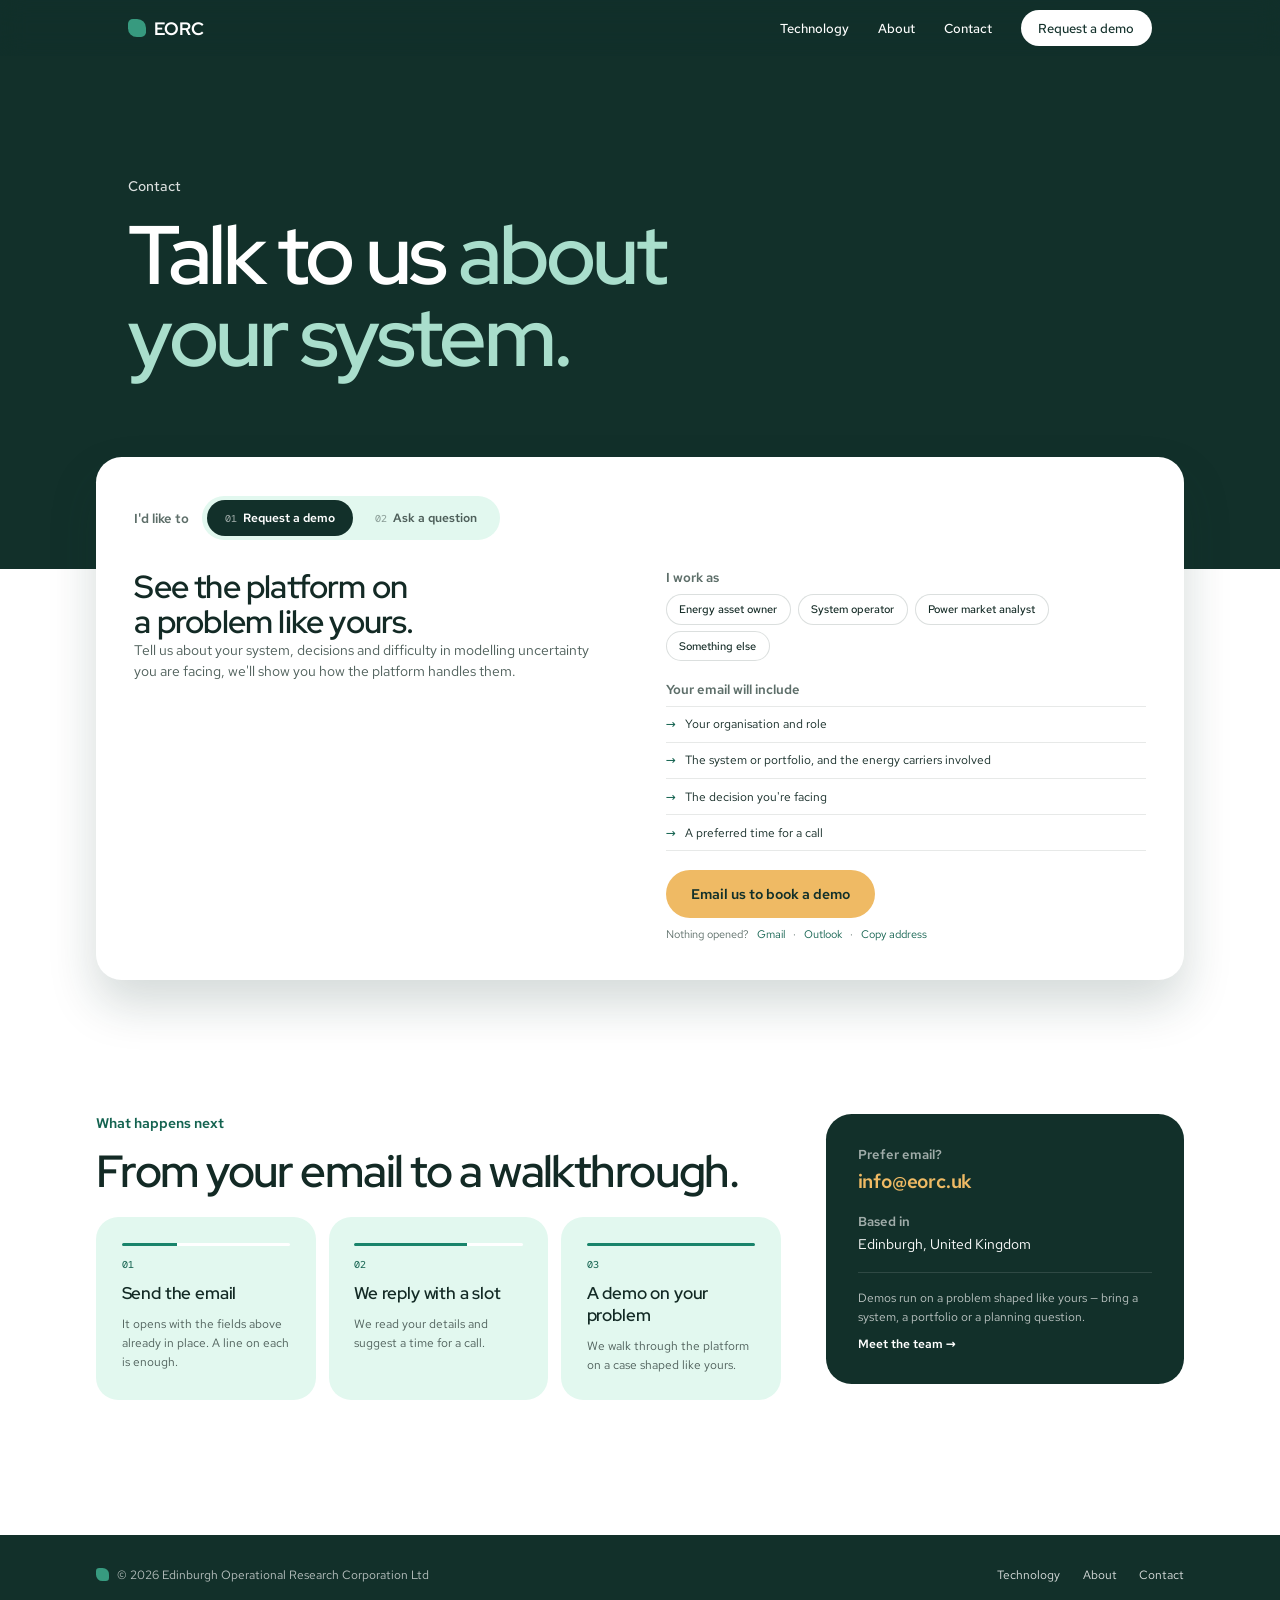
<file: contact.html>
<!DOCTYPE html>
<html lang="en">

<head>
  <meta charset="UTF-8">
  <meta name="viewport" content="width=device-width, initial-scale=1">
  <title data-i18n="contact.meta.title"></title>
  <meta name="description"
    content="" data-i18n-attr="content:contact.meta.description">
  <link rel="icon" href="img/cropped-EORC_logo_letter-270x270.png">
  <link rel="sitemap" type="application/xml" href="sitemap.xml">
  <link rel="alternate" type="text/markdown" href="contact.md">
  <link rel="preconnect" href="https://fonts.googleapis.com">
  <link rel="preconnect" href="https://fonts.gstatic.com" crossorigin>
  <link
    href="https://fonts.googleapis.com/css2?family=Red+Hat+Display:wght@400;500;600;700&family=Red+Hat+Text:wght@400;500;600;700&family=Red+Hat+Mono:wght@400;500&display=swap"
    rel="stylesheet">
  <link rel="stylesheet" href="css/styles.css">
  <link rel="stylesheet" href="css/v5.css">
  <script src="js/i18n.js"></script>
</head>

<body class="v5">

  <header class="site-header">
    <nav class="nav">
      <a href="index.html" class="brand">
        <span class="brand-mark"></span>
        <i18n-t data-i18n="nav.brand"></i18n-t>
      </a>
      <span class="nav-spacer"></span>
      <button class="nav-toggle" aria-label="" aria-expanded="false" data-i18n-attr="aria-label:nav.nav-toggle.aria-label">
        <span></span><span></span><span></span>
      </button>
      <ul class="nav-links">
        <li><a href="product.html" data-i18n="nav.a-product"></a></li>
        <li><a href="about.html" data-i18n="nav.a-about"></a></li>
        <li><a href="contact.html" aria-current="page" data-i18n="nav.a-contact"></a></li>
        <li class="lang-switch" data-lang-switch hidden></li>
        <li><a href="contact.html" class="nav-cta" data-i18n="nav.nav-cta"></a></li>
      </ul>
    </nav>
  </header>

  <main>
    <!-- Hero -->
    <section class="v5-page-hero v5-contact-hero">
      <!-- TODO photo: contact hero (full-bleed) -->
      <div class="v5-photo" aria-hidden="true"></div>
      <div class="v5-hero-shade" aria-hidden="true"></div>
      <div class="v5-page-hero-inner">
        <div class="v5-hero-eyebrow" data-i18n="contact.contact-hero.hero-eyebrow"></div>
        <h1 data-i18n-html="contact.contact-hero.h1"></h1>
      </div>
    </section>

    <!-- The email builder: intent and role shape the message that opens in the visitor's mail client -->
    <section class="v5-contact-card-wrap">
      <div class="v5-wrap v5-contact-card">
        <div class="v5-contact-intent">
          <span class="v5-label" id="intent-label" data-i18n="contact.contact-card-wrap.label"></span>
          <div class="v5-pills v5-pills--inline" role="tablist" aria-labelledby="intent-label">
            <button type="button" role="tab" data-intent="demo" aria-selected="true"><span
                class="v5-pill-num">01</span><span class="role-name" data-i18n="contact.contact-card-wrap.role-name"></span></button>
            <button type="button" role="tab" data-intent="question" aria-selected="false"><span
                class="v5-pill-num">02</span><span class="role-name" data-i18n="contact.contact-card-wrap.role-name-2"></span></button>
          </div>
        </div>

        <div class="v5-contact-grid">
          <div class="v5-contact-lede">
            <div data-for-intent="demo">
              <h2 data-i18n="contact.contact-card-wrap.h2"></h2>
              <p data-i18n="contact.contact-card-wrap.p"></p>
            </div>
            <div data-for-intent="question" hidden>
              <h2 data-i18n="contact.contact-card-wrap.h2-2"></h2>
              <p data-i18n="contact.contact-card-wrap.p-2"></p>
            </div>
          </div>

          <div class="v5-contact-form">
            <div class="v5-contact-field" data-roles hidden>
              <div class="v5-label" id="role-pick-label" data-i18n="contact.contact-card-wrap.label-2"></div>
              <div class="v5-chips" aria-labelledby="role-pick-label">
                <button type="button" data-role-pick="asset-owner" aria-pressed="false" data-i18n="contact.contact-card-wrap.button"></button>
                <button type="button" data-role-pick="system-operator" aria-pressed="false" data-i18n="contact.contact-card-wrap.button-2"></button>
                <button type="button" data-role-pick="market-analyst" aria-pressed="false" data-i18n="contact.contact-card-wrap.button-3"></button>
                <button type="button" data-role-pick="other" aria-pressed="false" data-i18n="contact.contact-card-wrap.button-4"></button>
              </div>
            </div>

            <div class="v5-contact-field">
              <div class="v5-label" data-i18n="contact.contact-card-wrap.label-3"></div>
              <div data-for-intent="demo">
                <ul class="v5-checklist">
                  <li data-i18n="contact.contact-card-wrap.li"></li>
                  <li data-i18n="contact.contact-card-wrap.li-2"></li>
                  <li data-i18n="contact.contact-card-wrap.li-3"></li>
                  <li data-i18n="contact.contact-card-wrap.li-4"></li>
                </ul>
              </div>
              <div data-for-intent="question" hidden>
                <ul class="v5-checklist">
                  <li data-i18n="contact.contact-card-wrap.li-5"></li>
                  <li data-i18n="contact.contact-card-wrap.li-6"></li>
                </ul>
              </div>
            </div>

            <!-- A mailto link rather than a form: the site is static, so sending happens in the visitor's own mail
               client. js/main.js rebuilds this href and the webmail fallbacks from the intent and role chosen; the
               EmailJS-backed form stays in git history (see the README to restore it). -->
            <div class="v5-contact-actions">
              <a data-mailto
                href="mailto:info@eorc.uk?subject=Demo%20request%20%E2%80%94%20EORC%20platform&amp;body=Hi%20EORC%20team%2C%0D%0A%0D%0AYour%20organisation%20and%20role%3A%0D%0AThe%20system%20or%20portfolio%2C%20and%20the%20energy%20carriers%20involved%3A%0D%0AThe%20decision%20you%27re%20facing%3A%0D%0AA%20preferred%20time%20for%20a%20call%3A"
                class="v5-btn v5-btn--accent v5-btn--lg" data-cta data-i18n="contact.contact-card-wrap.btn"></a>
              <span class="v5-fallback" data-mail-fallback hidden><i18n-t data-i18n="contact.contact-card-wrap.fallback"></i18n-t>
                <a data-mail-web="gmail" href="#" target="_blank" rel="noopener" data-i18n="contact.contact-card-wrap.a-"></a> ·
                <a data-mail-web="outlook" href="#" target="_blank" rel="noopener" data-i18n="contact.contact-card-wrap.a--2"></a> ·
                <button type="button" class="v5-link-btn" data-copy="info@eorc.uk" data-i18n="contact.contact-card-wrap.link-btn"></button></span>
            </div>
          </div>
        </div>
      </div>
    </section>

    <!-- What happens next -->
    <section class="v5-contact-next">
      <div class="v5-wrap v5-next-row">
        <div data-rv class="v5-next-main">
          <div>
            <div class="v5-eyebrow" data-i18n="contact.contact-next.eyebrow"></div>
            <div data-for-intent="demo">
              <h2 class="v5-title" data-i18n="contact.contact-next.title"></h2>
              <div class="v5-next-steps">
                <div class="v5-next-step" style="--p:33%;">
                  <div class="v5-next-bar"></div>
                  <div class="v5-next-num">01</div>
                  <h3 data-i18n="contact.contact-next.h3"></h3>
                  <p data-i18n="contact.contact-next.p"></p>
                </div>
                <div class="v5-next-step" style="--p:67%;">
                  <div class="v5-next-bar"></div>
                  <div class="v5-next-num">02</div>
                  <h3 data-i18n="contact.contact-next.h3-2"></h3>
                  <p data-i18n="contact.contact-next.p-2"></p>
                </div>
                <div class="v5-next-step" style="--p:100%;">
                  <div class="v5-next-bar"></div>
                  <div class="v5-next-num">03</div>
                  <h3 data-i18n="contact.contact-next.h3-3"></h3>
                  <p data-i18n="contact.contact-next.p-3"></p>
                </div>
              </div>
            </div>
            <div data-for-intent="question" hidden>
              <h2 class="v5-title" data-i18n="contact.contact-next.title-2"></h2>
              <div class="v5-next-steps">
                <div class="v5-next-step" style="--p:33%;">
                  <div class="v5-next-bar"></div>
                  <div class="v5-next-num">01</div>
                  <h3 data-i18n="contact.contact-next.h3-4"></h3>
                  <p data-i18n="contact.contact-next.p-4"></p>
                </div>
                <div class="v5-next-step" style="--p:67%;">
                  <div class="v5-next-bar"></div>
                  <div class="v5-next-num">02</div>
                  <h3 data-i18n="contact.contact-next.h3-5"></h3>
                  <p data-i18n="contact.contact-next.p-5"></p>
                </div>
                <div class="v5-next-step" style="--p:100%;">
                  <div class="v5-next-bar"></div>
                  <div class="v5-next-num">03</div>
                  <h3 data-i18n="contact.contact-next.h3-6"></h3>
                  <p data-i18n="contact.contact-next.p-6"></p>
                </div>
              </div>
            </div>
          </div>
        </div>

        <aside data-rv data-rvd="120" class="v5-aside">
          <div>
            <div class="v5-aside-label" data-i18n="contact.contact-next.aside-label"></div>
            <a href="mailto:info@eorc.uk" class="v5-aside-email" data-i18n="contact.contact-next.aside-email"></a>
          </div>
          <div>
            <div class="v5-aside-label" data-i18n="contact.contact-next.aside-label-2"></div>
            <div class="v5-aside-value" data-i18n="contact.contact-next.aside-value"></div>
          </div>
          <div class="v5-aside-note">
            <p data-i18n="contact.contact-next.p-7"></p>
            <a href="about.html#team" data-i18n="contact.contact-next.a-about"></a>
          </div>
        </aside>
      </div>
    </section>

    <!-- Footer -->
    <section class="v5-closing v5-closing--footer">
      <div class="v5-wrap">
        <footer class="site-footer">
          <div class="footer-brand">
            <span class="footer-mark"></span>
            <span class="copyright" data-i18n="footer.copyright"></span>
          </div>
          <div class="footer-links">
            <a href="product.html" data-i18n="footer.a-product"></a>
            <a href="about.html" data-i18n="footer.a-about"></a>
            <a href="contact.html" data-i18n="footer.a-contact"></a>
          </div>
        </footer>
      </div>
    </section>
  </main>

  <script src="js/analytics.js" defer></script>
  <script src="js/main.js"></script>
</body>

</html>
</file>
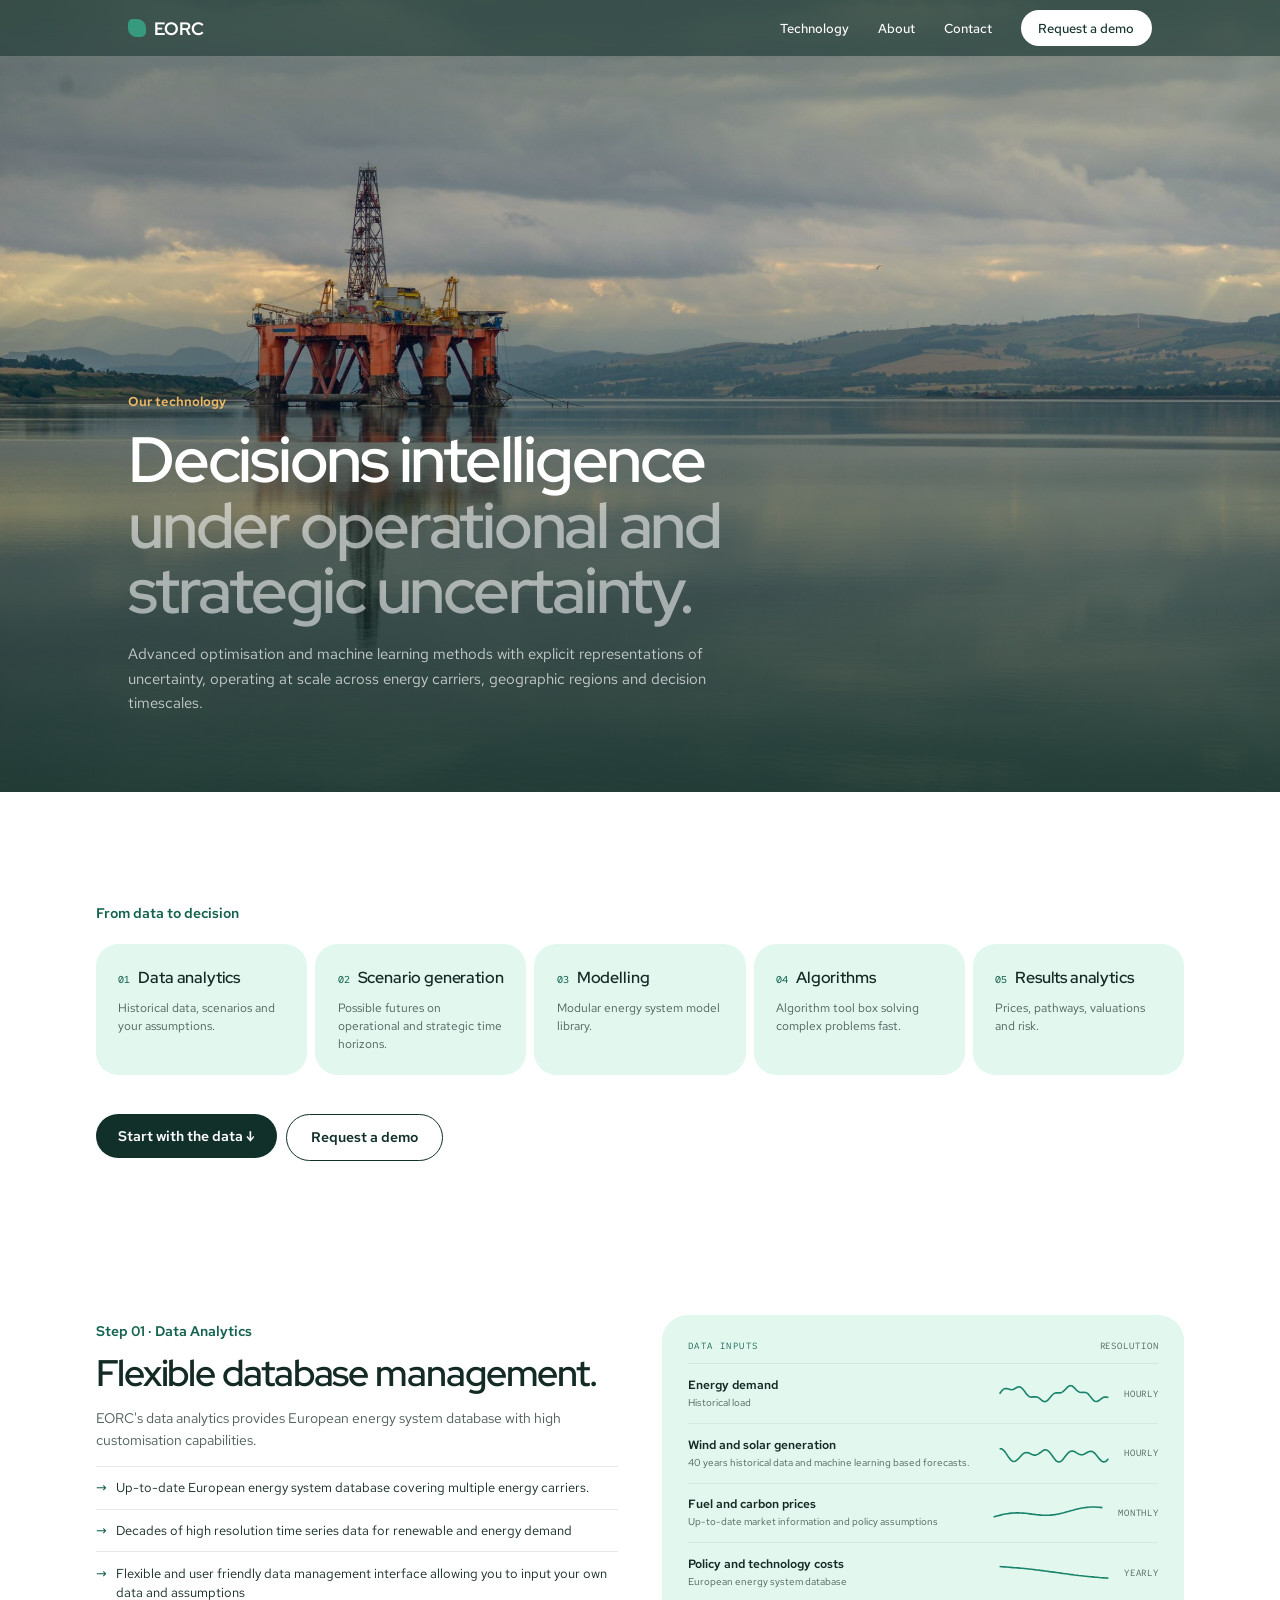
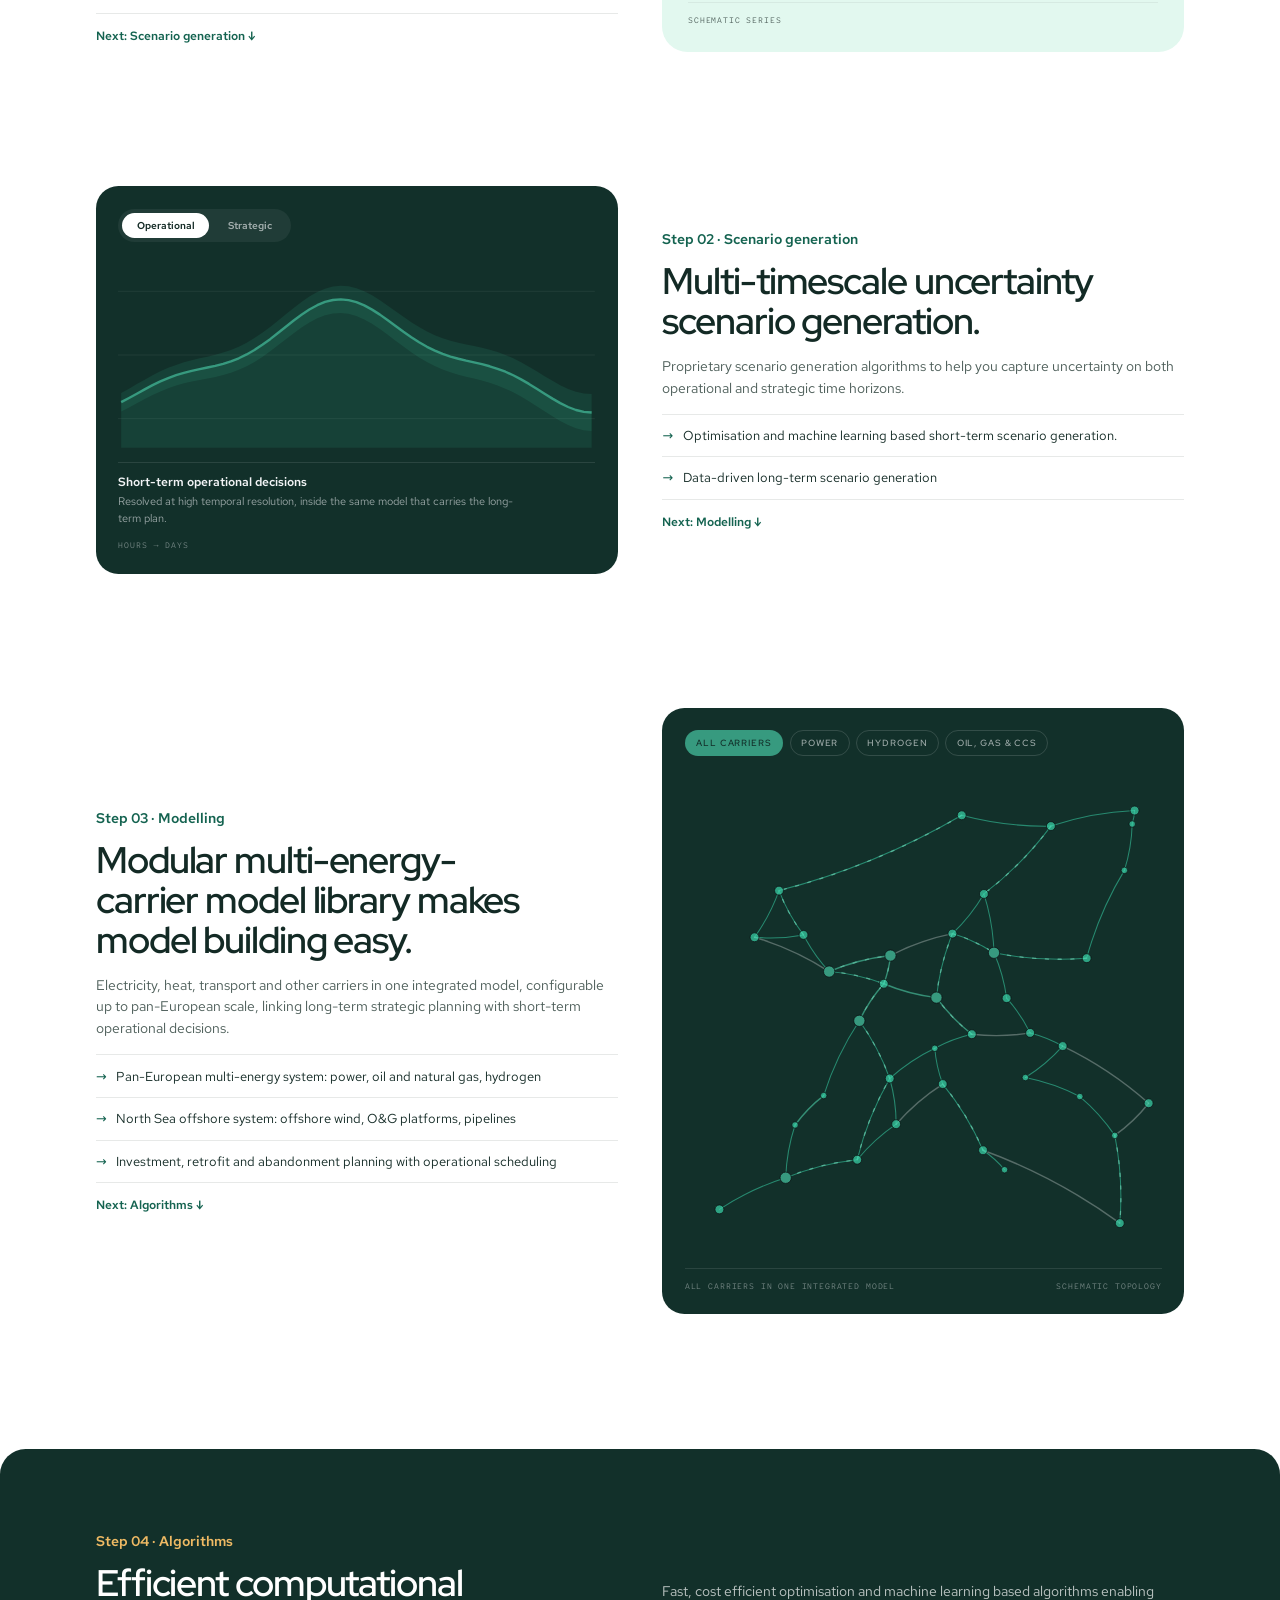
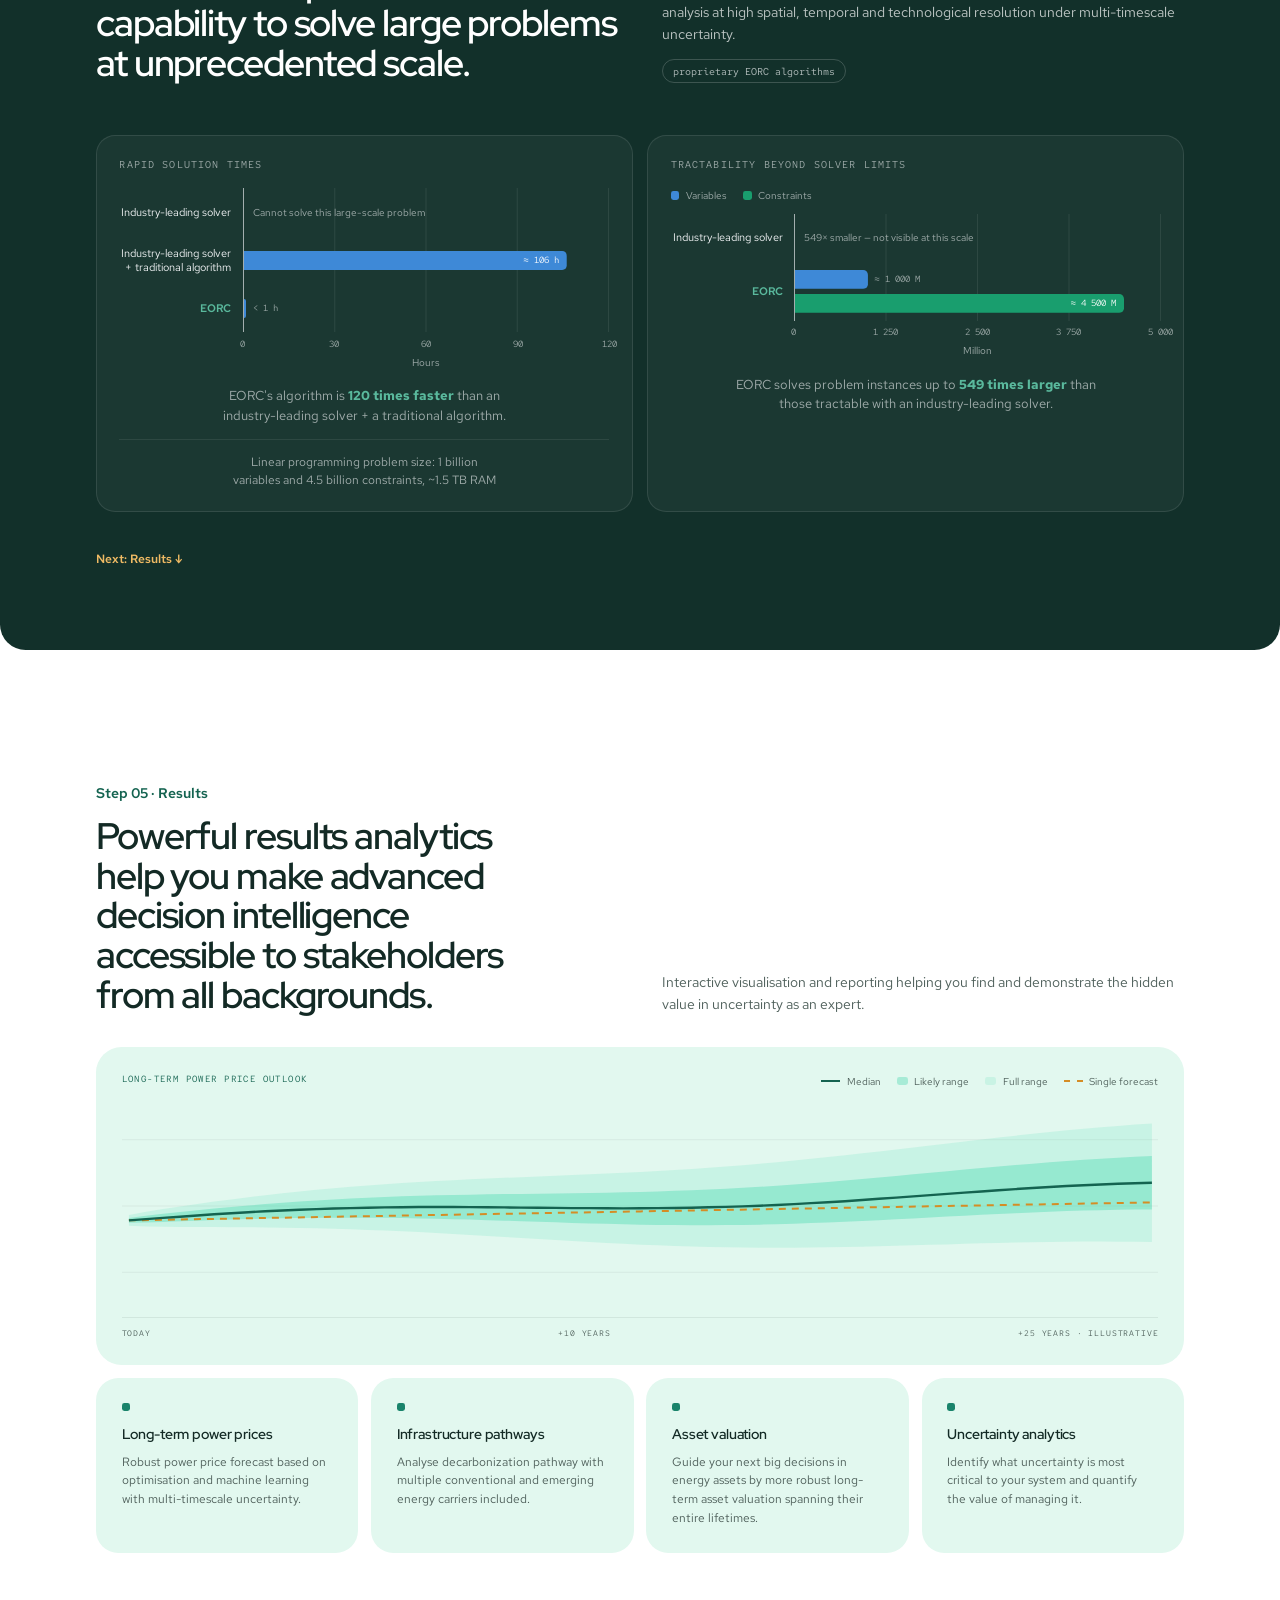
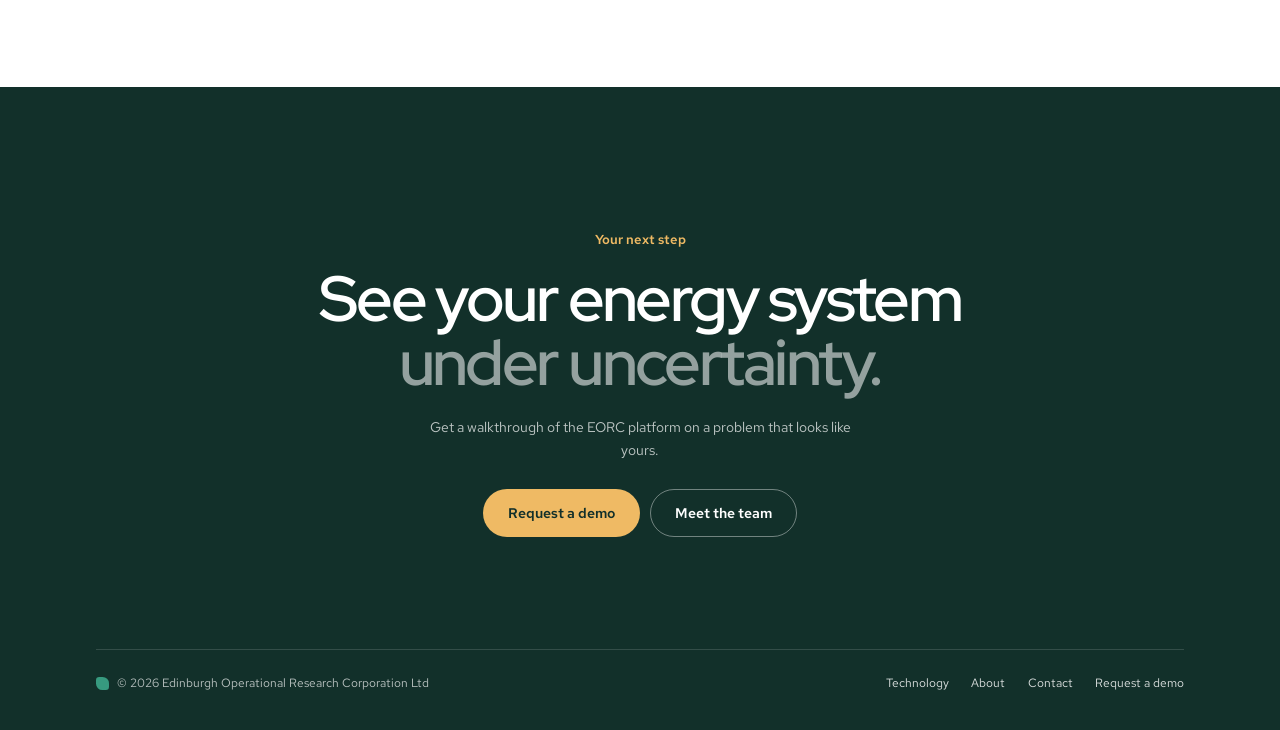
<file: product.html>
<!DOCTYPE html>
<html lang="en">

<head>
  <meta charset="UTF-8">
  <meta name="viewport" content="width=device-width, initial-scale=1">
  <title data-i18n="technology.meta.title"></title>
  <meta name="description"
    content="" data-i18n-attr="content:technology.meta.description">
  <link rel="icon" href="img/cropped-EORC_logo_letter-270x270.png">
  <link rel="sitemap" type="application/xml" href="sitemap.xml">
  <link rel="alternate" type="text/markdown" href="product.md">
  <link rel="preconnect" href="https://fonts.googleapis.com">
  <link rel="preconnect" href="https://fonts.gstatic.com" crossorigin>
  <link
    href="https://fonts.googleapis.com/css2?family=Red+Hat+Display:wght@400;500;600;700&family=Red+Hat+Text:wght@400;500;600;700&family=Red+Hat+Mono:wght@400;500&display=swap"
    rel="stylesheet">
  <link rel="stylesheet" href="css/styles.css">
  <link rel="stylesheet" href="css/v5.css">
  <script src="js/i18n.js"></script>
</head>

<body class="v5">

  <header class="site-header">
    <nav class="nav">
      <a href="index.html" class="brand">
        <span class="brand-mark"></span>
        <i18n-t data-i18n="nav.brand"></i18n-t>
      </a>
      <span class="nav-spacer"></span>
      <button class="nav-toggle" aria-label="" aria-expanded="false" data-i18n-attr="aria-label:nav.nav-toggle.aria-label">
        <span></span><span></span><span></span>
      </button>
      <ul class="nav-links">
        <li><a href="product.html" aria-current="page" data-i18n="nav.a-product"></a></li>
        <li><a href="about.html" data-i18n="nav.a-about"></a></li>
        <li><a href="contact.html" data-i18n="nav.a-contact"></a></li>
        <li class="lang-switch" data-lang-switch hidden></li>
        <li><a href="contact.html" class="nav-cta" data-i18n="nav.nav-cta"></a></li>
      </ul>
    </nav>
  </header>

  <!-- Progress through the five steps; shown from step 01 until the closing CTA (js/main.js) -->
  <nav class="v5-stepnav" data-step-nav aria-label="" data-i18n-attr="aria-label:technology.page.stepnav.aria-label">
    <div class="v5-stepnav-inner">
      <a href="#step-1" data-step="step-1"><span class="v5-stepnav-num">01</span><span class="v5-stepnav-name" data-i18n="technology.page.stepnav-name"></span></a>
      <a href="#step-2" data-step="step-2"><span class="v5-stepnav-num">02</span><span class="v5-stepnav-name" data-i18n="technology.page.stepnav-name-2"></span></a>
      <a href="#step-3" data-step="step-3"><span class="v5-stepnav-num">03</span><span class="v5-stepnav-name" data-i18n="technology.page.stepnav-name-3"></span></a>
      <a href="#step-4" data-step="step-4"><span class="v5-stepnav-num">04</span><span class="v5-stepnav-name" data-i18n="technology.page.stepnav-name-4"></span></a>
      <a href="#step-5" data-step="step-5"><span class="v5-stepnav-num">05</span><span class="v5-stepnav-name" data-i18n="technology.page.stepnav-name-5"></span></a>
    </div>
  </nav>

  <main>
    <!-- Hero -->
    <section class="v5-page-hero v5-tech-hero">
      <img class="v5-photo" src="img/web/technology.jpg" alt="" decoding="async">
      <div class="v5-hero-shade" aria-hidden="true"></div>
      <div class="v5-page-hero-inner">
        <div class="v5-hero-kicker" data-i18n="technology.tech-hero.hero-kicker"></div>
        <h1 data-i18n-html="technology.tech-hero.h1"></h1>
        <p class="v5-page-lede" data-i18n="technology.tech-hero.page-lede"></p>
      </div>
    </section>

    <!-- From data to decision -->
    <section class="v5-path-section">
      <div class="v5-wrap v5-path">
        <div data-rv class="v5-eyebrow" data-i18n="technology.path-section.eyebrow"></div>
        <div data-rv data-rvd="60" class="v5-path-steps">
          <a href="#step-1"><span class="v5-path-head"><span class="v5-path-num">01</span><span
                class="v5-path-name" data-i18n="technology.path-section.path-name"></span></span><span class="v5-path-blurb" data-i18n="technology.path-section.path-blurb"></span></a>
          <a href="#step-2"><span class="v5-path-head"><span class="v5-path-num">02</span><span
                class="v5-path-name" data-i18n="technology.path-section.path-name-2"></span></span><span class="v5-path-blurb" data-i18n="technology.path-section.path-blurb-2"></span></a>
          <a href="#step-3"><span class="v5-path-head"><span class="v5-path-num">03</span><span
                class="v5-path-name" data-i18n="technology.path-section.path-name-3"></span></span><span class="v5-path-blurb" data-i18n="technology.path-section.path-blurb-3"></span></a>
          <a href="#step-4"><span class="v5-path-head"><span class="v5-path-num">04</span><span
                class="v5-path-name" data-i18n="technology.path-section.path-name-4"></span></span><span class="v5-path-blurb" data-i18n="technology.path-section.path-blurb-4"></span></a>
          <a href="#step-5"><span class="v5-path-head"><span class="v5-path-num">05</span><span
                class="v5-path-name" data-i18n="technology.path-section.path-name-5"></span></span><span class="v5-path-blurb" data-i18n="technology.path-section.path-blurb-5"></span></a>
        </div>
        <div data-rv data-rvd="120" class="v5-path-actions">
          <a href="#step-1" class="v5-btn v5-btn--dark v5-btn--lg" data-i18n="technology.path-section.btn"></a>
          <a href="contact.html?intent=demo" class="v5-btn v5-btn--outline v5-btn--lg" data-i18n="technology.path-section.btn-2"></a>
        </div>
      </div>
    </section>

    <!-- 01 Data analysis -->
    <section id="step-1" class="v5-step">
      <div class="v5-wrap v5-feature">
        <div data-rv class="v5-feature-copy">
          <div class="v5-eyebrow" data-i18n="technology.step-1.eyebrow"></div>
          <h2 class="v5-title v5-title--step" data-i18n="technology.step-1.title"></h2>
          <p data-i18n="technology.step-1.p"></p>
          <ul class="v5-feature-list">
            <li data-i18n="technology.step-1.li"></li>
            <li data-i18n="technology.step-1.li-2"></li>
            <li data-i18n="technology.step-1.li-3"></li>
          </ul>
          <a href="#step-2" class="v5-step-next" data-i18n="technology.step-1.step-next"></a>
        </div>
        <div data-rv data-rvd="120" class="v5-feature-media">
          <div data-fig="inputs" class="figure-panel-light">
            <div class="inputs-head">
              <span class="inputs-label" data-i18n="technology.step-1.inputs-label"></span>
              <span class="inputs-label muted" data-i18n="technology.step-1.inputs-label-2"></span>
            </div>
            <div class="input-row">
              <div>
                <div class="input-name" data-i18n="technology.step-1.input-name"></div>
                <div class="input-source" data-i18n="technology.step-1.input-source"></div>
              </div>
              <svg viewBox="0 0 140 32" preserveAspectRatio="none" aria-hidden="true">
                <path data-spark="demand"></path>
              </svg>
              <span class="input-res" data-i18n="technology.step-1.input-res"></span>
            </div>
            <div class="input-row">
              <div>
                <div class="input-name" data-i18n="technology.step-1.input-name-2"></div>
                <div class="input-source" data-i18n="technology.step-1.input-source-2"></div>
              </div>
              <svg viewBox="0 0 140 32" preserveAspectRatio="none" aria-hidden="true">
                <path data-spark="renewables"></path>
              </svg>
              <span class="input-res" data-i18n="technology.step-1.input-res-2"></span>
            </div>
            <div class="input-row">
              <div>
                <div class="input-name" data-i18n="technology.step-1.input-name-3"></div>
                <div class="input-source" data-i18n="technology.step-1.input-source-3"></div>
              </div>
              <svg viewBox="0 0 140 32" preserveAspectRatio="none" aria-hidden="true">
                <path data-spark="prices"></path>
              </svg>
              <span class="input-res" data-i18n="technology.step-1.input-res-3"></span>
            </div>
            <div class="input-row">
              <div>
                <div class="input-name" data-i18n="technology.step-1.input-name-4"></div>
                <div class="input-source" data-i18n="technology.step-1.input-source-4"></div>
              </div>
              <svg viewBox="0 0 140 32" preserveAspectRatio="none" aria-hidden="true">
                <path data-spark="costs"></path>
              </svg>
              <span class="input-res" data-i18n="technology.step-1.input-res-4"></span>
            </div>
            <div class="figure-caption inputs-note" data-i18n="technology.step-1.figure-caption"></div>
          </div>
        </div>
      </div>
    </section>

    <!-- 02 Scenario generation -->
    <section id="step-2" class="v5-step">
      <div class="v5-wrap v5-feature v5-feature--reverse">
        <div data-rv data-rvd="120" class="v5-feature-media">
          <!-- Uncertainty across three decision timescales -->
          <div data-fig="horizon" class="figure-panel">
            <div class="seg" data-horizon-controls hidden>
              <button type="button" data-value="day" aria-pressed="true" data-i18n="technology.step-2.button"></button>
              <button type="button" data-value="decade" aria-pressed="false" data-i18n="technology.step-2.button-2"></button>
            </div>
            <svg class="figure-svg" viewBox="0 0 600 220" preserveAspectRatio="none" style="height:15.625rem;"
              aria-hidden="true">
              <line x1="0" y1="40" x2="600" y2="40" stroke="rgba(242,244,246,.07)"></line>
              <line x1="0" y1="110" x2="600" y2="110" stroke="rgba(242,244,246,.07)"></line>
              <line x1="0" y1="180" x2="600" y2="180" stroke="rgba(242,244,246,.07)"></line>
              <path data-horizon-band fill="oklch(0.78 0.14 170 / .1)"></path>
              <path data-horizon-area fill="oklch(0.78 0.14 170 / .1)"></path>
              <path data-horizon-path fill="none" stroke="var(--accent)" stroke-width="2.4" stroke-linejoin="round"
                vector-effect="non-scaling-stroke"></path>
            </svg>
            <div class="figure-foot">
              <div>
                <div class="horizon-title" data-horizon-title data-i18n="figures.horizon.day.title"></div>
                <div class="horizon-body" data-horizon-body data-i18n="figures.horizon.day.body"></div>
              </div>
              <div class="figure-caption" data-horizon-axis data-i18n="figures.horizon.day.axis"></div>
            </div>
          </div>
        </div>
        <div data-rv class="v5-feature-copy">
          <div class="v5-eyebrow" data-i18n="technology.step-2.eyebrow"></div>
          <h2 class="v5-title v5-title--step" data-i18n="technology.step-2.title"></h2>
          <p data-i18n="technology.step-2.p"></p>
          <ul class="v5-feature-list">
            <li data-i18n="technology.step-2.li"></li>
            <li data-i18n="technology.step-2.li-2"></li>
          </ul>
          <a href="#step-3" class="v5-step-next" data-i18n="technology.step-2.step-next"></a>
        </div>
      </div>
    </section>

    <!-- 03 Modelling -->
    <section id="step-3" class="v5-step">
      <div class="v5-wrap v5-feature">
        <div data-rv class="v5-feature-copy">
          <div class="v5-eyebrow" data-i18n="technology.step-3.eyebrow"></div>
          <h2 class="v5-title v5-title--step" data-i18n="technology.step-3.title"></h2>
          <p data-i18n="technology.step-3.p"></p>
          <ul class="v5-feature-list">
            <li data-i18n="technology.step-3.li"></li>
            <li data-i18n="technology.step-3.li-2"></li>
            <li data-i18n="technology.step-3.li-3"></li>
          </ul>
          <a href="#step-4" class="v5-step-next" data-i18n="technology.step-3.step-next"></a>
        </div>
        <div data-rv data-rvd="120" class="v5-feature-media">
          <!-- Pan-European network, filtered by energy carrier -->
          <div data-fig="network" class="figure-panel-dark on-dark">
            <div class="filter-row" data-net-controls hidden>
              <button type="button" data-value="all" aria-pressed="true" data-i18n="technology.step-3.button"></button>
              <button type="button" data-value="e" aria-pressed="false" data-i18n="technology.step-3.button-2"></button>
              <button type="button" data-value="h" aria-pressed="false" data-i18n="technology.step-3.button-3"></button>
              <button type="button" data-value="g" aria-pressed="false" data-i18n="technology.step-3.button-4"></button>
            </div>
            <svg class="figure-svg auto-h" viewBox="0 0 600 620" aria-hidden="true">
              <g data-net-links></g>
              <g data-net-flows></g>
              <g data-net-nodes></g>
            </svg>
            <div class="figure-foot">
              <div class="figure-caption" data-net-caption data-i18n="figures.carrier.all"></div>
              <div class="figure-caption" data-i18n="technology.step-3.figure-caption-2"></div>
            </div>
          </div>
        </div>
      </div>
    </section>

    <!-- 04 Algorithms -->
    <section id="step-4" class="v5-step v5-step--band">
      <div class="v5-wrap v5-step-inner">
        <div class="v5-split-head">
          <div data-rv>
            <div class="v5-eyebrow" data-i18n="technology.step-4.eyebrow"></div>
            <h2 class="v5-title v5-title--step" data-i18n="technology.step-4.title"></h2>
          </div>
          <div data-rv data-rvd="90">
            <p class="v5-lede" data-i18n="technology.step-4.lede"></p>
            <div class="tag-row">
              <span data-i18n="technology.step-4.span"></span>
            </div>
          </div>
        </div>

        <!-- Benchmarks: bars grow from the axis when first scrolled to -->
        <div class="bench-grid">
          <div data-rv class="bench-card">
            <div class="bench-label" data-i18n="technology.step-4.bench-label"></div>
            <figure data-fig="bars" class="bars on-dark" style="--max:120;">
              <div class="bars-plot">
                <div class="bars-row">
                  <div class="bars-name" data-i18n="technology.step-4.bars-name"></div>
                  <div class="bars-track"><span class="bars-note" data-i18n="technology.step-4.bars-note"></span></div>
                </div>
                <div class="bars-row">
                  <div class="bars-name" data-i18n="technology.step-4.bars-name-2"></div>
                  <div class="bars-track">
                    <div class="bar-line" style="--i:0;"><span class="bar" style="--v:106;"><span class="bar-value" data-i18n="technology.step-4.bar-value"></span></span></div>
                  </div>
                </div>
                <div class="bars-row">
                  <div class="bars-name" data-i18n="technology.step-4.bars-name-3"></div>
                  <div class="bars-track">
                    <div class="bar-line" style="--i:1;"><span class="bar" style="--v:0.9;"></span><span
                        class="bar-value out" data-i18n="technology.step-4.bar-value-2"></span></div>
                  </div>
                </div>
              </div>
              <div class="bars-axis">
                <div class="bars-ticks" aria-hidden="true">
                  <span style="--at:0;">0</span><span class="minor" style="--at:0.25;">30</span><span
                    style="--at:0.5;">60</span><span class="minor" style="--at:0.75;">90</span><span
                    style="--at:1;">120</span>
                </div>
                <div class="bars-unit" data-i18n="technology.step-4.bars-unit"></div>
              </div>
              <figcaption class="bars-caption">
                <span class="bars-takeaway" data-i18n-html="technology.step-4.bars-takeaway"></span>
                <span class="bars-footnote" data-i18n="technology.step-4.bars-footnote"></span>
              </figcaption>
            </figure>
          </div>
          <div data-rv data-rvd="110" class="bench-card">
            <div class="bench-label" data-i18n="technology.step-4.bench-label-2"></div>
            <figure data-fig="bars" class="bars on-dark" style="--max:5000;">
              <div class="bars-legend">
                <span style="--swatch:var(--series-a);" data-i18n="technology.step-4.span-2"></span>
                <span style="--swatch:var(--series-b);" data-i18n="technology.step-4.span-3"></span>
              </div>
              <div class="bars-plot">
                <div class="bars-row">
                  <div class="bars-name" data-i18n="technology.step-4.bars-name-4"></div>
                  <div class="bars-track"><span class="bars-note" data-i18n="technology.step-4.bars-note-2"></span></div>
                </div>
                <div class="bars-row">
                  <div class="bars-name" data-i18n="technology.step-4.bars-name-5"></div>
                  <div class="bars-track">
                    <div class="bar-line" style="--i:0;"><span class="bar" style="--v:1000;"></span><span
                        class="bar-value out"><span class="sr-only" data-i18n="technology.step-4.sr-only"></span> <i18n-t data-i18n="technology.step-4.bar-value-3"></i18n-t></span></div>
                    <div class="bar-line" style="--i:1;"><span class="bar b" style="--v:4500;"><span
                          class="bar-value"><span class="sr-only" data-i18n="technology.step-4.sr-only-2"></span> <i18n-t data-i18n="technology.step-4.bar-value-4"></i18n-t></span></span>
                    </div>
                  </div>
                </div>
              </div>
              <div class="bars-axis">
                <div class="bars-ticks" aria-hidden="true">
                  <span style="--at:0;">0</span><span class="minor" style="--at:0.25;">1&nbsp;250</span><span
                    style="--at:0.5;">2&nbsp;500</span><span class="minor" style="--at:0.75;">3&nbsp;750</span><span
                    style="--at:1;">5&nbsp;000</span>
                </div>
                <div class="bars-unit" data-i18n="technology.step-4.bars-unit-2"></div>
              </div>
              <figcaption class="bars-caption">
                <span class="bars-takeaway" data-i18n-html="technology.step-4.bars-takeaway-2"></span>
              </figcaption>
            </figure>
          </div>
        </div>
        <a href="#step-5" class="v5-step-next" data-i18n="technology.step-4.step-next"></a>
      </div>
    </section>

    <!-- 05 Results -->
    <section id="step-5" class="v5-step">
      <div class="v5-wrap v5-step-inner">
        <div data-rv class="v5-eyebrow" data-i18n="technology.step-5.eyebrow"></div>
        <div data-rv data-rvd="80" class="v5-split-head">
          <h2 class="v5-title v5-title--step" data-i18n="technology.step-5.title"></h2>
          <p class="v5-lede" data-i18n="technology.step-5.lede"></p>
        </div>

        <div data-rv data-rvd="120" data-fig="fan" class="figure-panel-light fan-panel">
          <div class="fan-head">
            <span class="inputs-label" data-i18n="technology.step-5.inputs-label"></span>
            <span class="fan-legend">
              <span><i class="swatch-line"></i><i18n-t data-i18n="technology.step-5.span"></i18n-t></span>
              <span><i class="swatch-box strong"></i><i18n-t data-i18n="technology.step-5.span-2"></i18n-t></span>
              <span><i class="swatch-box"></i><i18n-t data-i18n="technology.step-5.span-3"></i18n-t></span>
              <span><i class="swatch-line dashed"></i><i18n-t data-i18n="technology.step-5.span-4"></i18n-t></span>
            </span>
          </div>
          <svg class="figure-svg" viewBox="0 0 600 220" preserveAspectRatio="none" style="height:16.25rem;"
            aria-hidden="true">
            <line x1="0" y1="40" x2="600" y2="40" stroke="rgba(22,25,29,.06)"></line>
            <line x1="0" y1="110" x2="600" y2="110" stroke="rgba(22,25,29,.06)"></line>
            <line x1="0" y1="180" x2="600" y2="180" stroke="rgba(22,25,29,.06)"></line>
            <path data-fan="outer" fill="oklch(0.78 0.14 170 / .15)"></path>
            <path data-fan="inner" fill="oklch(0.78 0.14 170 / .35)"></path>
            <path data-fan="forecast" fill="none" stroke="var(--forecast)" stroke-width="2" stroke-dasharray="7 6"
              vector-effect="non-scaling-stroke"></path>
            <path data-fan="median" fill="none" stroke="var(--accent-deep)" stroke-width="2.4" stroke-linejoin="round"
              vector-effect="non-scaling-stroke"></path>
          </svg>
          <div class="fan-axis"><span data-i18n="technology.step-5.span-5"></span><span data-i18n="technology.step-5.span-6"></span><span data-i18n="technology.step-5.span-7"></span></div>
        </div>

        <div data-rv data-rvd="160" class="output-grid">
          <div class="output">
            <span class="output-mark"></span>
            <h3 data-i18n="technology.step-5.h3"></h3>
            <p data-i18n="technology.step-5.p"></p>
          </div>
          <div class="output">
            <span class="output-mark"></span>
            <h3 data-i18n="technology.step-5.h3-2"></h3>
            <p data-i18n="technology.step-5.p-2"></p>
          </div>
          <div class="output">
            <span class="output-mark"></span>
            <h3 data-i18n="technology.step-5.h3-3"></h3>
            <p data-i18n="technology.step-5.p-3"></p>
          </div>
          <div class="output">
            <span class="output-mark"></span>
            <h3 data-i18n="technology.step-5.h3-4"></h3>
            <p data-i18n="technology.step-5.p-4"></p>
          </div>
        </div>
      </div>
    </section>

    <!-- CTA + footer -->
    <section id="get-started" class="v5-closing v5-closing--center">
      <div class="v5-wrap">
        <div class="v5-closing-center">
          <div data-rv class="v5-hero-kicker" data-i18n="technology.get-started.hero-kicker"></div>
          <h2 data-rv data-rvd="60" data-i18n-html="technology.get-started.h2"></h2>
          <p data-rv data-rvd="120" data-i18n="technology.get-started.p"></p>
          <div data-rv data-rvd="180" class="v5-closing-actions">
            <a href="contact.html?intent=demo" class="v5-btn v5-btn--accent v5-btn--lg" data-i18n="technology.get-started.btn"></a>
            <a href="about.html" class="v5-btn v5-btn--ghost v5-btn--lg" data-i18n="technology.get-started.btn-2"></a>
          </div>
        </div>
        <footer class="site-footer">
          <div class="footer-brand">
            <span class="footer-mark"></span>
            <span class="copyright" data-i18n="footer.copyright"></span>
          </div>
          <div class="footer-links">
            <a href="product.html" data-i18n="footer.a-product"></a>
            <a href="about.html" data-i18n="footer.a-about"></a>
            <a href="contact.html" data-i18n="footer.a-contact"></a>
            <a href="contact.html" data-i18n="footer.a-contact-2"></a>
          </div>
        </footer>
      </div>
    </section>
  </main>

  <script src="js/figures.js"></script>
  <script src="js/analytics.js" defer></script>
  <script src="js/main.js"></script>
</body>

</html>
</file>
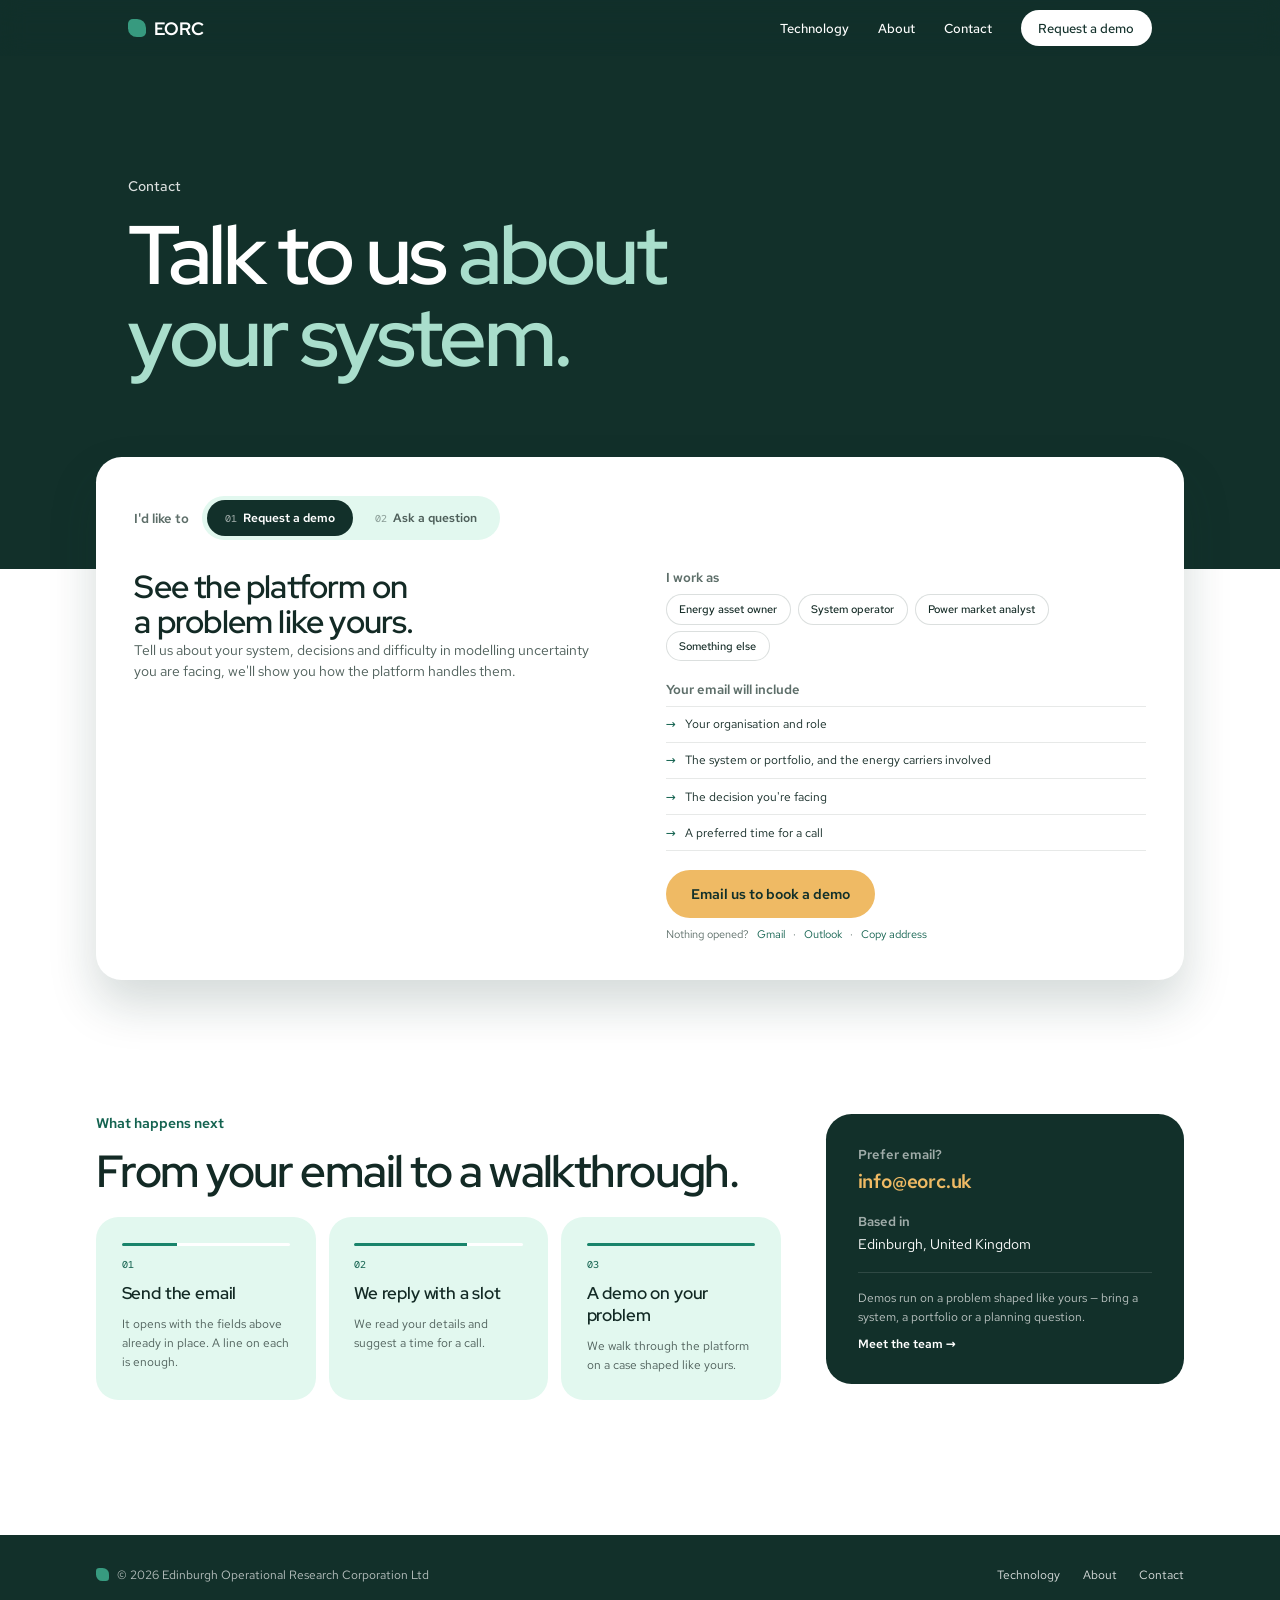
<file: request-a-demo.html>
<!DOCTYPE html>
<html lang="en">

<head>
    <meta charset="UTF-8">
    <meta name="viewport" content="width=device-width, initial-scale=1">
    <title>Request a demo — EORC</title>
    <meta name="robots" content="noindex">
    <meta http-equiv="refresh" content="0; url=contact.html">
    <link rel="canonical" href="contact.html">
    <script>location.replace('contact.html');</script>
</head>

<body>
    <p>The demo request form has moved. <a href="contact.html">Continue to the contact page</a>.</p>
</body>

</html>
</file>
<file: css/styles.css>
/* ==========================================================================
   EORC — design tokens & global styles
   Source designs: claude.ai/design project f6079cf0 (Contact/About)
                   claude.ai/design project b13591e8 (Home/Technology, "EORC
                   Homepage" — the generated figures drawn by js/figures.js)
                   claude.ai/design canvas f8a19cc2 (benchmark bar charts and
                   platform workflow, rebuilt in HTML/CSS from the old PNGs)
                   claude.ai/design project 98255498 (Home hero, variant 1b:
                   line art and role tabs; fan of futures and the
                   battery example)
   Dark base alternating with light rounded-top sections, mint accent.
   ========================================================================== */

:root {
  /* surfaces */
  --bg-dark: #0b0d10;
  --card-bg: #ffffff;

  /* text on light */
  --ink: #16191d;
  --ink-mid: #3a414b;
  --ink-soft: #5b6470;

  /* text on dark */
  --paper: #f2f4f6;
  --paper-75: rgba(242, 244, 246, 0.75);
  --paper-62: rgba(242, 244, 246, 0.62);
  --paper-50: rgba(242, 244, 246, 0.5);

  /* accent (mint) */
  --accent: oklch(0.78 0.14 170);
  /* on dark backgrounds */
  --accent-bright: oklch(0.85 0.14 170);
  /* hover */
  --accent-deep: oklch(0.52 0.14 170);
  /* on light backgrounds */
  --accent-mid: oklch(0.62 0.14 170);
  /* bullets, focus rings */
  --on-accent: #07120d;

  /* benchmark chart series — dark enough for white value labels */
  --series-a: oklch(0.53 0.14 252);
  /* solution time, variables */
  --series-b: oklch(0.54 0.13 162);
  /* constraints */

  /* battery example — figure ink on light, and the missed-upside note */
  --forecast: oklch(0.72 0.16 55);

  /* links (teal) */
  --link: oklch(0.55 0.13 195);
  --link-hover: oklch(0.45 0.15 195);

  --card-border: rgba(22, 25, 29, 0.07);
  --card-shadow: 0 1px 2px rgba(16, 24, 40, 0.04);

  --font-sans: 'Red Hat Text', system-ui, sans-serif;
  --font-mono: 'Red Hat Mono', monospace;

  --ease: cubic-bezier(0.22, 0.61, 0.21, 1);
}

*,
*::before,
*::after {
  box-sizing: border-box;
}

/* Figure controls ship as [hidden] and are un-hidden by js/figures.js, so a
   visitor without JavaScript never sees a dead control. Author `display`
   rules would otherwise beat the user-agent's [hidden] rule. */

[hidden] {
  display: none !important;
}

/* All sizes are in rem, so the root size scales the whole design.
   The design is drawn at 1920px (1rem = 16px): wider and narrower desktops get a
   proportional copy, never below 80% so small text stays readable. */
html {
  font-size: max(80%, calc(100vw / 120));
  scroll-behavior: smooth;
}

/* Tablets and phones keep their stacked layout at a slightly smaller fixed scale. */
@media (max-width: 899px) {
  html {
    font-size: 87.5%;
  }
}

body {
  margin: 0;
  background: var(--bg-dark);
  color: var(--ink);
  font-family: var(--font-sans);
  -webkit-font-smoothing: antialiased;
  text-rendering: optimizeLegibility;
}

a {
  color: var(--link);
  text-decoration: none;
}

a:hover {
  color: var(--link-hover);
}

::selection {
  background: oklch(0.78 0.14 170 / 0.35);
}

img {
  max-width: 100%;
}

h1,
h2,
h3,
p {
  margin: 0;
}

input,
textarea,
button {
  font-family: var(--font-sans);
}

.wrap {
  max-width: 73.75rem;
  margin: 0 auto;
  padding: 0 1.5rem;
}

/* Read out to screen readers, never drawn. */

.sr-only {
  position: absolute;
  width: 1px;
  height: 1px;
  margin: -1px;
  padding: 0;
  overflow: hidden;
  clip-path: inset(50%);
  white-space: nowrap;
  border: 0;
}

/* ==========================================================================
   Header / nav
   ========================================================================== */

.site-header {
  position: fixed;
  top: 0;
  left: 0;
  right: 0;
  z-index: 50;
  backdrop-filter: blur(1.25rem) saturate(1.5);
  -webkit-backdrop-filter: blur(1.25rem) saturate(1.5);
  background: rgba(10, 12, 15, 0.72);
  border-bottom: 1px solid rgba(255, 255, 255, 0.07);
}

.nav {
  max-width: 73.75rem;
  margin: 0 auto;
  height: 3.5rem;
  display: flex;
  align-items: center;
  gap: 1.75rem;
  padding: 0 1.5rem;
}

.brand {
  display: flex;
  align-items: center;
  gap: 0.625rem;
  color: var(--paper);
  font-weight: 700;
  letter-spacing: 0.1em;
  font-size: 0.9375rem;
}

.brand:hover {
  color: #ffffff;
}

.brand-mark {
  width: 0.625rem;
  height: 0.625rem;
  background: var(--accent);
  border-radius: 0.1875rem;
  display: block;
}

.nav-spacer {
  flex: 1;
}

.nav-links {
  display: flex;
  align-items: center;
  gap: 1.75rem;
  list-style: none;
  margin: 0;
  padding: 0;
}

.nav-links a {
  font-size: 0.8125rem;
  color: var(--paper-75);
}

.nav-links a:hover {
  color: #ffffff;
}

.nav-links a[aria-current="page"] {
  color: #ffffff;
  font-weight: 600;
}

.nav-links .nav-cta {
  font-weight: 600;
  color: var(--on-accent);
  background: var(--accent);
  padding: 0.5rem 1rem;
  border-radius: 61.25rem;
}

.nav-links .nav-cta:hover {
  background: var(--accent-bright);
  color: var(--on-accent);
}

.nav-toggle {
  display: none;
  background: none;
  border: none;
  padding: 0.5rem;
  cursor: pointer;
}

.nav-toggle span {
  display: block;
  width: 1.25rem;
  height: 2px;
  background: var(--paper);
  margin: 0.25rem 0;
  border-radius: 2px;
  transition: transform 0.25s var(--ease), opacity 0.25s var(--ease);
}

/* The links, language selector and CTA stop fitting on one line below about 900px. */
@media (max-width: 899px) {
  .nav {
    gap: 1rem;
  }

  .nav-toggle {
    display: block;
  }

  .nav-links {
    display: none;
    position: absolute;
    top: 3.5rem;
    left: 0;
    right: 0;
    flex-direction: column;
    align-items: flex-start;
    gap: 0;
    background: rgba(10, 12, 15, 0.96);
    backdrop-filter: blur(1.25rem) saturate(1.5);
    -webkit-backdrop-filter: blur(1.25rem) saturate(1.5);
    border-bottom: 1px solid rgba(255, 255, 255, 0.07);
    padding: 0.5rem 0 1rem;
  }

  .nav-links.open {
    display: flex;
  }

  .nav-links li {
    width: 100%;
  }

  .nav-links a {
    display: block;
    padding: 0.75rem 1.5rem;
    font-size: 0.9375rem;
  }

  .nav-links .nav-cta {
    margin: 0.5rem 1.5rem 0;
    display: inline-block;
    padding: 0.625rem 1.125rem;
  }

  .nav-toggle[aria-expanded="true"] span:nth-child(1) {
    transform: translateY(0.375rem) rotate(45deg);
  }

  .nav-toggle[aria-expanded="true"] span:nth-child(2) {
    opacity: 0;
  }

  .nav-toggle[aria-expanded="true"] span:nth-child(3) {
    transform: translateY(-0.375rem) rotate(-45deg);
  }
}

/* ==========================================================================
   Buttons
   ========================================================================== */

.btn {
  display: inline-block;
  padding: 0.9375rem 1.875rem;
  border-radius: 61.25rem;
  font-weight: 600;
  font-size: 1rem;
  border: none;
  cursor: pointer;
}

/* The headline is one sentence in two tones, so the muted half continues the
   line instead of starting a new one mid-phrase. */

.role-name {
  font-size: 1.25rem;
  font-weight: 600;
  color: rgba(242, 244, 246, 0.55);
  transition: color 0.2s var(--ease);
}

.role-panel {
  display: grid;
  grid-template-columns: minmax(0, 0.85fr) minmax(0, 1.15fr);
  gap: 1.5rem 3rem;
  align-items: start;
}

/* only reachable without JavaScript, when all three panels are stacked */

.role-panel+.role-panel {
  margin-top: 2.5rem;
}

.role-panel h2 {
  font-size: clamp(1.75rem, 3vw, 2.375rem);
  line-height: 1.06;
  letter-spacing: -0.028em;
  font-weight: 650;
  color: var(--paper);
  max-width: 32.5rem;
  text-wrap: balance;
}

.role-panel ul {
  display: flex;
  flex-direction: column;
  gap: 0.875rem;
  margin: 0;
  padding: 0;
  list-style: none;
}

.role-panel li {
  display: flex;
  gap: 0.875rem;
  align-items: flex-start;
  font-size: 1rem;
  line-height: 1.5;
  color: rgba(242, 244, 246, 0.7);
  text-wrap: pretty;
}

.role-panel li::before {
  content: "";
  width: 0.5rem;
  height: 0.5rem;
  background: var(--accent);
  border-radius: 2px;
  margin-top: 0.5625rem;
  flex: none;
}

.role-panel .btn {
  margin-top: 1.75rem;
}

/* With JS, all panels share one grid cell so the area is always as tall as the
   tallest panel and switching tabs never moves the content below. */

@media (max-width: 860px) {
  .role-panel {
    grid-template-columns: minmax(0, 1fr);
  }
}



/* ==========================================================================
   Cards
   ========================================================================== */

.card {
  background: var(--card-bg);
  border: 1px solid var(--card-border);
  border-radius: 1.5rem;
  padding: 1.875rem 1.75rem;
  box-shadow: var(--card-shadow);
}

.card h3 {
  font-size: 1.1875rem;
  font-weight: 650;
  letter-spacing: -0.01em;
  margin: 0.875rem 0 0.5rem;
  color: var(--ink);
}

.card p {
  font-size: 0.9375rem;
  line-height: 1.55;
  color: var(--ink-soft);
}

/* ==========================================================================
   Forms (Contact)
   ========================================================================== */

.field {
  display: flex;
  flex-direction: column;
  gap: 0.5rem;
}

.field label {
  font-family: var(--font-mono);
  font-size: 0.6875rem;
  letter-spacing: 0.14em;
  text-transform: uppercase;
  color: var(--ink-soft);
}

.field input,
.field textarea {
  width: 100%;
  border: 1px solid rgba(22, 25, 29, 0.14);
  border-radius: 0.75rem;
  padding: 0.875rem 1rem;
  font-size: 0.9375rem;
  color: var(--ink);
  background: #fbfcfd;
  outline: none;
}

.field textarea {
  resize: vertical;
}

.field input:focus,
.field textarea:focus {
  border-color: var(--accent-mid);
  background: #ffffff;
}

.form-status {
  font-size: 0.875rem;
  color: var(--ink-soft);
  display: none;
  width: 100%;
}

.form-status.show {
  display: block;
}

.form-status.err {
  color: #b42318;
}

.form-status.ok {
  color: var(--accent-deep);
}

/* ==========================================================================
   CTA + footer
   ========================================================================== */

.site-footer {
  border-top: 1px solid rgba(255, 255, 255, 0.08);
  padding-top: 2rem;
  display: flex;
  align-items: center;
  justify-content: space-between;
  gap: 1.25rem;
  flex-wrap: wrap;
  text-align: left;
}

.site-footer .footer-brand {
  display: flex;
  align-items: center;
  gap: 0.625rem;
}

.site-footer .footer-mark {
  width: 0.5rem;
  height: 0.5rem;
  background: var(--accent);
  border-radius: 2px;
  display: block;
}

.site-footer .copyright {
  font-size: 0.8125rem;
  color: var(--paper-50);
}

.site-footer .footer-links {
  display: flex;
  gap: 1.375rem;
  flex-wrap: wrap;
}

.site-footer .footer-links a {
  font-size: 0.8125rem;
  color: rgba(242, 244, 246, 0.7);
}

.site-footer .footer-links a:hover {
  color: #ffffff;
}

/* ==========================================================================
   Figure panels — generated diagrams (js/figures.js)
   Every panel keeps its labels, legend and caption in the markup, so the
   panel still reads as a labelled frame if the diagram never renders.
   ========================================================================== */

.figure-panel {
  background: rgba(255, 255, 255, 0.04);
  border: 1px solid rgba(255, 255, 255, 0.1);
  border-radius: 1.625rem;
  padding: 1.5rem;
}

.figure-panel-light {
  background: var(--card-bg);
  border: 1px solid rgba(22, 25, 29, 0.08);
  border-radius: 1.5rem;
  padding: 1.625rem;
  box-shadow: 0 1.25rem 3.125rem rgba(16, 24, 40, 0.08);
}

/* Dark network frame sitting inside a light section. */

.figure-panel-dark {
  background: var(--bg-dark);
  border-radius: 1.625rem;
  padding: 1.375rem;
  box-shadow: 0 1.625rem 3.75rem rgba(16, 24, 40, 0.16);
}

.figure-svg {
  width: 100%;
  display: block;
  margin-top: 1rem;
}

.figure-svg.auto-h {
  height: auto;
}

/* Equal side columns keep the middle label ("today") centred under x = 50%,
   whatever the widths of the outer two; on narrow screens the gap makes an
   outer label wrap rather than run into it. */

.figure-foot {
  display: flex;
  justify-content: space-between;
  align-items: flex-end;
  gap: 1rem;
  flex-wrap: wrap;
  border-top: 1px solid rgba(255, 255, 255, 0.1);
  margin-top: 0.5rem;
  padding-top: 0.875rem;
}

.figure-caption {
  font-family: var(--font-mono);
  font-size: 0.6563rem;
  letter-spacing: 0.1em;
  text-transform: uppercase;
  color: rgba(242, 244, 246, 0.45);
}

.figure-panel-light .figure-caption {
  color: var(--ink-soft);
}

.figure-foot .horizon-title {
  font-size: 0.9375rem;
  font-weight: 600;
  color: var(--paper);
}

.figure-foot .horizon-body {
  font-size: 0.875rem;
  line-height: 1.5;
  color: rgba(242, 244, 246, 0.6);
  margin-top: 0.25rem;
  max-width: 32.5rem;
}

/* Segmented tab control. */

.seg {
  display: flex;
  gap: 0.375rem;
  padding: 0.3125rem;
  background: rgba(255, 255, 255, 0.05);
  border-radius: 62.4375rem;
  width: fit-content;
  flex-wrap: wrap;
}

.seg button {
  border: 0;
  cursor: pointer;
  font-size: 0.7813rem;
  font-weight: 600;
  padding: 0.5rem 1.125rem;
  border-radius: 62.4375rem;
  background: transparent;
  color: var(--paper-62);
  transition: background 0.3s var(--ease), color 0.3s var(--ease);
}

.seg button:hover {
  color: var(--paper);
}

.seg button[aria-pressed="true"] {
  background: oklch(0.78 0.14 170 / 0.18);
  color: var(--accent);
}

/* Carrier filter pills. */

.filter-row {
  display: flex;
  gap: 0.5rem;
  flex-wrap: wrap;
}

.filter-row button {
  cursor: pointer;
  border: 1px solid rgba(255, 255, 255, 0.14);
  background: transparent;
  color: var(--paper-62);
  font-family: var(--font-mono);
  font-size: 0.6875rem;
  font-weight: 500;
  letter-spacing: 0.1em;
  text-transform: uppercase;
  padding: 0.4375rem 0.8125rem;
  border-radius: 62.4375rem;
  transition: background 0.25s var(--ease), color 0.25s var(--ease), border-color 0.25s var(--ease);
}

.filter-row button:hover {
  border-color: rgba(255, 255, 255, 0.3);
  color: var(--paper);
}

.filter-row button[aria-pressed="true"] {
  background: oklch(0.78 0.14 170 / 0.18);
  color: var(--accent);
  border-color: transparent;
}

/* Uncertainty-source tags. */

.seg button:focus-visible,
.filter-row button:focus-visible {
  outline: 2px solid var(--accent-mid);
  outline-offset: 2px;
}

/* ==========================================================================
   Figure internals
   ========================================================================== */

@keyframes flow {
  to {
    stroke-dashoffset: -140;
  }
}

.net-link,
.net-node {
  transition: opacity 0.45s var(--ease);
}

.net-flow {
  animation: flow 2.6s linear infinite;
}

/* ==========================================================================
   Benchmark bar charts
   Real text and CSS: names, values, ticks and takeaway are all markup, so
   the chart reads the same with or without JavaScript. Each bar's width is
   its --v over the chart's --max; js/figures.js only plays the grow-in.
   ========================================================================== */

.bars {
  --label-w: 8.75rem;
  --grid: rgba(22, 25, 29, 0.08);
  margin: 1.375rem 0 0;
  font-size: 0.875rem;
  color: var(--ink-mid);
}

.bars-legend {
  display: flex;
  flex-wrap: wrap;
  gap: 0.5rem 1.25rem;
  font-size: 0.8125rem;
  color: var(--ink-soft);
  margin-bottom: 0.875rem;
}

.bars-legend span {
  display: inline-flex;
  align-items: center;
  gap: 0.5rem;
}

.bars-legend span::before {
  content: "";
  width: 0.6875rem;
  height: 0.6875rem;
  border-radius: 0.1875rem;
  background: var(--swatch);
}

.bars-row,
.bars-axis {
  display: grid;
  grid-template-columns: var(--label-w) minmax(0, 1fr);
  column-gap: 0.875rem;
}

.bars-axis>* {
  grid-column: 2;
}

.bars-name {
  align-self: center;
  text-align: right;
  line-height: 1.3;
  color: var(--ink);
}

/* Solid axis on the left; a faint gridline at the end of every quarter. */

.bars-track {
  display: flex;
  flex-direction: column;
  justify-content: center;
  gap: 0.375rem;
  min-height: 3.75rem;
  padding: 0.625rem 0;
  border-left: 1px solid var(--ink);
  background: linear-gradient(to right, transparent calc(100% - 1px), var(--grid) calc(100% - 1px)) 0 0 / 25% 100%;
}

.bars-note {
  padding-left: 0.75rem;
  font-size: 0.8125rem;
  line-height: 1.4;
  color: var(--ink-soft);
}

.bar-line {
  display: flex;
  align-items: center;
  gap: 0.5rem;
}

.bar {
  flex: none;
  display: flex;
  align-items: center;
  justify-content: flex-end;
  width: calc(var(--v) / var(--max) * 100%);
  min-width: 0.1875rem;
  height: 1.5rem;
  border-radius: 0 0.375rem 0.375rem 0;
  background: var(--series-a);
}

.bar.b {
  background: var(--series-b);
}

.bar-value {
  padding: 0 0.625rem;
  font-family: var(--font-mono);
  font-size: 0.7188rem;
  white-space: nowrap;
  color: #ffffff;
}

.bar-value.out {
  padding: 0;
  color: var(--ink-soft);
}

.bars-ticks {
  position: relative;
  height: 1.5rem;
  font-family: var(--font-mono);
  font-size: 0.6875rem;
  color: var(--ink-soft);
}

.bars-ticks span {
  position: absolute;
  top: 0.4375rem;
  left: calc(var(--at) * 100%);
  transform: translateX(-50%);
  white-space: nowrap;
}

.bars-unit {
  margin-top: 0.25rem;
  text-align: center;
  font-size: 0.8125rem;
  color: var(--ink-soft);
}

.bars-caption {
  display: block;
  text-align: center;
}

.bars-takeaway {
  display: block;
  max-width: 28.75rem;
  margin: 1.375rem auto 0;
  font-size: 1rem;
  line-height: 1.5;
  color: var(--ink-soft);
  text-wrap: balance;
}

.bars-takeaway strong {
  color: var(--accent-deep);
  font-weight: 700;
  white-space: nowrap;
}

.bars-footnote {
  display: block;
  margin-top: 1.125rem;
  padding-top: 1rem;
  border-top: 1px solid rgba(22, 25, 29, 0.08);
  font-size: 0.9375rem;
  line-height: 1.5;
  color: var(--ink-soft);
  text-wrap: balance;
}

/* Grow-in, armed by js/figures.js only when it will also play it. */

.bars.is-armed .bar {
  clip-path: inset(0 100% 0 0);
}

.bars.is-armed .bar-value.out {
  opacity: 0;
}

.bars.is-in .bar {
  clip-path: inset(0 0 0 0);
  transition: clip-path 0.9s var(--ease) calc(var(--i, 0) * 140ms);
}

.bars.is-in .bar-value.out {
  opacity: 1;
  transition: opacity 0.5s var(--ease) calc(var(--i, 0) * 140ms + 600ms);
}

.bars-row {
  transition: opacity 0.3s var(--ease);
}

@media (hover: hover) {
  .bars-plot:hover .bars-row:not(:hover) {
    opacity: 0.4;
  }
}

@media (max-width: 560px) {
  .bars {
    --label-w: 6rem;
  }

  .bars-ticks .minor {
    display: none;
  }
}

/* ==========================================================================
   Platform workflow — data analytics → algorithms ↓ models → results
   Real text in the markup; js/figures.js only plays the flow-in.
   ========================================================================== */

.workflow {
  display: grid;
  grid-template-columns: minmax(0, 1fr) 2rem minmax(0, 2.1fr) 2rem minmax(0, 1fr);
  text-align: center;
}

@media (max-width: 860px) {
  .workflow {
    grid-template-columns: minmax(0, 1fr);
  }
}

/* Flow-in on `translate`, hover lift on `transform`: separate properties, so
   the animation's fill never pins the stage in place. */



@media (max-width: 560px) {
  .figure-panel,
.figure-panel-light {
    padding: 1.125rem;
  }

  .seg button {
    padding: 0.5rem 0.8125rem;
    font-size: 0.75rem;
  }
}

/* ==========================================================================
   Home: understanding uncertainty (scenario tree), then why it's important
   (the battery example)
   ========================================================================== */

.why {
  padding: 8.125rem 1.5rem;
}

/* Scenario tree */

.tree {
  margin: 0;
  padding: 1.5rem 1.5rem 1.125rem;
  border: 1px solid rgba(255, 255, 255, 0.12);
  border-radius: 1.25rem;
  background: rgba(255, 255, 255, 0.03);
}

.tree svg {
  display: block;
  width: 100%;
  height: auto;
}

/* Example: sized to fit one screen; detail sits in the step tabs. */

.example {
  padding: 4.5rem 1.5rem 4rem;
}

/* Price banner: the two possible prices tomorrow. */

@media (max-width: 560px) {
  .why {
    padding: 6rem 1.5rem;
  }

  .tree {
    padding: 1rem 0.75rem 0.875rem;
  }
}

/* ==========================================================================
   Motion
   ========================================================================== */

@media (prefers-reduced-motion: reduce) {
  html {
    scroll-behavior: auto;
  }

  .net-flow {
    animation: none;
  }

  .net-link,
.net-node {
    transition: none;
  }

  .bar,
.bar-value,
.bars-row {
    transition: none;
  }
}

/* ---------- Technology: tabs following the pipeline ---------- */

.tech-stage {
  display: flex;
  flex-direction: column;
  gap: 0.5rem;
  padding: 1.125rem 0.875rem;
  border: 1px solid;
  border-radius: 0.875rem;
  opacity: 0.45;
  transition: opacity 0.35s, box-shadow 0.35s;
}

.tech-stage.is-active {
  opacity: 1;
  box-shadow: 0 0.75rem 1.75rem rgba(16, 24, 40, 0.12);
}

/* "549x" keeps the headline-number size; the words after it become a caption. */

@media (prefers-reduced-motion: reduce) {
  .tech-stage {
    transition: none;
  }
}

/* ---------- hero ---------- */

.path {
  margin-top: 5.5rem;
}

/* Step headings are full sentences, so give them the wider column. */

.tag-row {
  display: flex;
  flex-wrap: wrap;
  gap: 0.625rem;
  margin-top: 1.25rem;
}

.tag-row span {
  padding: 0.375rem 0.75rem;
  border: 1px solid rgba(255, 255, 255, 0.18);
  border-radius: 62.4375rem;
  font-family: var(--font-mono);
  font-size: 0.8125rem;
  color: var(--paper-75);
}

/* ---------- 01 data inputs ---------- */

.inputs-head {
  display: flex;
  justify-content: space-between;
  align-items: baseline;
  gap: 0.75rem;
  flex-wrap: wrap;
  padding-bottom: 0.875rem;
  border-bottom: 1px solid rgba(22, 25, 29, 0.08);
}

.inputs-label {
  font-family: var(--font-mono);
  font-size: 0.6875rem;
  letter-spacing: 0.16em;
  text-transform: uppercase;
  color: var(--accent-deep);
}

.inputs-label.muted {
  letter-spacing: 0.1em;
  color: var(--ink-soft);
}

.input-row {
  display: grid;
  grid-template-columns: minmax(0, 1fr) minmax(5.625rem, 8.75rem) auto;
  gap: 1.125rem;
  align-items: center;
  padding: 1rem 0;
  border-bottom: 1px solid rgba(22, 25, 29, 0.06);
}

.input-name {
  font-size: 0.9375rem;
  font-weight: 600;
  color: var(--ink);
}

.input-source {
  font-size: 0.8125rem;
  line-height: 1.45;
  color: var(--ink-soft);
  margin-top: 2px;
}

.input-row svg {
  width: 100%;
  height: 2rem;
  display: block;
}

.input-row svg path {
  fill: none;
  stroke: var(--accent-mid);
  stroke-width: 1.6;
  stroke-linejoin: round;
  vector-effect: non-scaling-stroke;
}

.input-res {
  font-family: var(--font-mono);
  font-size: 0.6875rem;
  letter-spacing: 0.08em;
  text-transform: uppercase;
  color: var(--ink-soft);
  text-align: right;
}

.inputs-note {
  margin-top: 0.875rem;
}

/* ---------- 04 benchmark cards on dark ---------- */

.bench-grid {
  display: grid;
  grid-template-columns: repeat(auto-fit, minmax(min(23.75rem, 100%), 1fr));
  gap: 1.125rem;
  margin-top: 4rem;
}

.bench-card {
  background: rgba(255, 255, 255, 0.04);
  border: 1px solid rgba(255, 255, 255, 0.1);
  border-radius: 1.5rem;
  padding: 1.75rem;
}

.bench-label {
  font-family: var(--font-mono);
  font-size: 0.75rem;
  letter-spacing: 0.12em;
  text-transform: uppercase;
  color: var(--paper-62);
}

.bars.on-dark {
  --grid: rgba(255, 255, 255, 0.08);
  --ink: var(--paper);
  --ink-soft: var(--paper-62);
  color: var(--paper-75);
}

.bars.on-dark .bars-track {
  border-left-color: rgba(242, 244, 246, 0.6);
}

.bars.on-dark .bars-name {
  color: var(--paper);
}

.bars.on-dark .bars-takeaway strong {
  color: var(--accent-bright);
}

.bars.on-dark .bars-footnote {
  border-top-color: rgba(255, 255, 255, 0.08);
}

.bars.on-dark .bars-row:last-child .bars-name {
  color: var(--accent-bright);
  font-weight: 600;
}

/* ---------- 05 results ---------- */

.fan-panel {
  margin-top: 3.5rem;
}

.fan-head {
  display: flex;
  justify-content: space-between;
  align-items: baseline;
  gap: 0.75rem 1.5rem;
  flex-wrap: wrap;
}

.fan-legend {
  display: flex;
  flex-wrap: wrap;
  gap: 0.5rem 1.25rem;
  font-size: 0.8125rem;
  color: var(--ink-soft);
}

.fan-legend span {
  display: inline-flex;
  align-items: center;
  gap: 0.5rem;
}

.swatch-line {
  width: 1.5rem;
  border-top: 2px solid var(--accent-deep);
}

.swatch-line.dashed {
  border-top: 2px dashed var(--forecast);
}

.swatch-box {
  width: 0.875rem;
  height: 0.6875rem;
  border-radius: 0.1875rem;
  background: oklch(0.78 0.14 170 / 0.15);
}

.swatch-box.strong {
  background: oklch(0.78 0.14 170 / 0.35);
}

.fan-panel .figure-svg {
  margin-top: 1.125rem;
}

.fan-axis {
  display: flex;
  justify-content: space-between;
  font-family: var(--font-mono);
  font-size: 0.6563rem;
  letter-spacing: 0.1em;
  text-transform: uppercase;
  color: var(--ink-soft);
  border-top: 1px solid rgba(22, 25, 29, 0.08);
  margin-top: 0.5rem;
  padding-top: 0.75rem;
}

.output-grid {
  display: grid;
  grid-template-columns: repeat(auto-fit, minmax(min(15rem, 100%), 1fr));
  margin-top: 1.5rem;
  border: 1px solid rgba(22, 25, 29, 0.1);
  border-radius: 1.5rem;
  overflow: hidden;
  background: var(--card-bg);
}

.output {
  padding: 1.875rem 1.75rem 2rem;
  display: flex;
  flex-direction: column;
  gap: 0.75rem;
  border-left: 1px solid rgba(22, 25, 29, 0.08);
  margin-left: -1px;
}

.output-mark {
  width: 0.625rem;
  height: 0.625rem;
  border-radius: 0.1875rem;
  border: 1.5px solid var(--accent-mid);
}

.output h3 {
  font-size: 1.1875rem;
  font-weight: 650;
  letter-spacing: -0.01em;
  color: var(--ink);
  margin: 0.25rem 0 0;
}

.output p {
  font-size: 0.9375rem;
  line-height: 1.55;
  color: var(--ink-soft);
  margin: 0;
}

/* Narrow screens: name on its own line, sparkline and resolution below it. */

@media (max-width: 560px) {
  .input-row {
    grid-template-columns: minmax(0, 1fr) auto;
    gap: 0.625rem 1.125rem;
  }

  .input-row>div {
    grid-column: 1 / -1;
  }
}

/* ==========================================================================
   Contact page — intent tabs, role pills, what happens next
   Source design: claude.ai/design project f1c9a07e (Contact.dc.html)
   Tabs and panels reuse the home page's .role-tablist / .role-label styling.
   ========================================================================== */

.intent-label {
  font-family: var(--font-mono);
  font-size: 0.6875rem;
  letter-spacing: 0.16em;
  text-transform: uppercase;
  color: var(--paper-50);
  margin-bottom: 0.75rem;
}
</file>
<file: css/v5.css>
/* ==========================================================================
   EORC — v5 design, shared by every page
   Source designs: claude.ai/design project 5bda9bea ("EORC Home Redesign v5"
   and the v4 Technology / About / Contact / 404 pages).
   Loaded after styles.css. Shared elements (body, header, footer) are
   overridden under body.v5; everything new is prefixed v5-.
   Panels and cards ship fully visible; js/main.js adds the .is-enhanced
   classes that collapse them, so the copy reads without JavaScript.
   ========================================================================== */

body.v5 {
  --v5-ink: #132a25;
  --v5-green: #12302a;
  --v5-soft: #4e5f5a;
  --v5-mint: oklch(0.96 0.025 170);
  --v5-teal: oklch(0.45 0.08 172);
  --v5-teal-light: oklch(0.86 0.06 172);
  --v5-accent: oklch(0.82 0.12 78);
  --v5-amber: oklch(0.7 0.14 70);
  --v5-amber-ink: oklch(0.5 0.13 60);
  --v5-edge: oklch(0.55 0.1 172);
  --v5-display: 'Red Hat Display', system-ui, sans-serif;
  --v5-text: 'Red Hat Text', system-ui, sans-serif;
  --v5-ease: cubic-bezier(0.65, 0, 0.25, 1);

  background: #fff;
  color: var(--v5-ink);
  font-family: var(--v5-text);
  /* a long word wraps rather than pushing the page wider than the screen */
  overflow-wrap: break-word;
}

.v5 a {
  color: var(--v5-teal);
}

.v5 a:hover {
  color: oklch(0.38 0.08 172);
}

.v5 button {
  font-family: var(--v5-text);
}

.v5 :focus-visible {
  outline: 2px solid var(--v5-teal);
  outline-offset: 0.1875rem;
}

/* ---------- Header and footer (shared markup, v5 look) ---------- */

.v5 .site-header {
  position: sticky;
  background: rgba(18, 48, 42, 0.55);
  border-bottom: 0;
  backdrop-filter: blur(1rem);
  -webkit-backdrop-filter: blur(1rem);
}

.v5 .nav {
  max-width: 85rem;
  height: 4.375rem;
  padding: 0 2.5rem;
  gap: 2.25rem;
}

.v5 .brand {
  gap: 0.625rem;
  color: #fff;
  font-family: var(--v5-display);
  font-size: 1.375rem;
  letter-spacing: 0;
}

.v5 .brand-mark {
  width: 1.375rem;
  height: 1.375rem;
  border-radius: 0.375rem 50% 0.375rem 50%;
  background: oklch(0.62 0.1 172);
}

.v5 .nav-links {
  gap: 2.25rem;
}

.v5 .nav-links a {
  color: #fff;
  font-size: 1rem;
  font-weight: 500;
  white-space: nowrap;
}

.v5 .nav-links .nav-cta {
  background: #fff;
  color: var(--v5-green);
  padding: 0.75rem 1.375rem;
  border-radius: 62.4375rem;
}

.v5 .nav-links .nav-cta:hover {
  background: var(--v5-mint);
  color: var(--v5-green);
}

.v5 .lang-switch select {
  appearance: none;
  background: transparent url("data:image/svg+xml,%3Csvg xmlns='http://www.w3.org/2000/svg' width='10' height='6' fill='none' stroke='%23fff' stroke-width='1.5'%3E%3Cpath d='m1 1 4 4 4-4'/%3E%3C/svg%3E") no-repeat right 0.75rem center;
  color: #fff;
  font: inherit;
  font-size: 1rem;
  font-weight: 500;
  padding: 0.5rem 2rem 0.5rem 0.875rem;
  border: 1px solid rgba(255, 255, 255, 0.3);
  border-radius: 62.4375rem;
  cursor: pointer;
}

.v5 .lang-switch select:hover {
  border-color: #fff;
}

.v5 .lang-switch select:focus-visible {
  outline: 2px solid var(--v5-mint);
  outline-offset: 2px;
}

.v5 .lang-switch option {
  color: var(--v5-green);
  background: #fff;
}

@media (max-width: 899px) {
  .v5 .nav {
    padding: 0 1.25rem;
  }

  .v5 .lang-switch {
    padding: 0.5rem 1.5rem;
  }

  /* The open menu scrolls when it is taller than a short (landscape) screen. */
  .v5 .nav-links {
    top: 4.375rem;
    max-height: calc(100dvh - 4.375rem);
    overflow-y: auto;
    background: rgba(18, 48, 42, 0.96);
    border-bottom: 0;
  }
}

@media (max-width: 760px) {
  .v5 .site-footer {
    margin-top: 5rem;
  }
}

.v5 .site-footer {
  margin-top: 8.75rem;
  padding-top: 2rem;
  border-top: 1px solid rgba(255, 255, 255, 0.14);
  font-size: 0.9375rem;
}

.v5 .site-footer .footer-mark {
  width: 1rem;
  height: 1rem;
  border-radius: 0.25rem 50% 0.25rem 50%;
  background: oklch(0.62 0.1 172);
}

.v5 .site-footer .copyright {
  font-size: 0.9375rem;
  color: rgba(255, 255, 255, 0.7);
}

.v5 .site-footer .footer-links {
  gap: 0.75rem 1.75rem;
}

.v5 .site-footer .footer-links a {
  font-size: 0.9375rem;
  color: rgba(255, 255, 255, 0.85);
  white-space: nowrap;
}

/* ---------- Shared building blocks ---------- */

.v5-wrap {
  max-width: 85rem;
  margin: 0 auto;
}

.v5-section {
  padding: 10.5rem 2.5rem 0;
}

.v5-photo {
  position: absolute;
  inset: 0;
  background: var(--v5-green);
}

img.v5-photo {
  width: 100%;
  height: 100%;
  object-fit: cover;
}

.v5-eyebrow {
  font-size: 1.0625rem;
  font-weight: 600;
  color: var(--v5-teal);
}

.v5-kicker {
  font-size: 0.9375rem;
  color: var(--v5-soft);
}

.v5-display,
.v5-title,
.v5-h3,
.v5-for-title {
  margin: 0;
  font-family: var(--v5-display);
  font-weight: 600;
  text-wrap: balance;
}

.v5-display {
  font-size: clamp(2.375rem, 5vw, 4.5rem);
  line-height: 1.02;
  letter-spacing: -0.04em;
}

.v5-title {
  font-size: clamp(2.125rem, 4vw, 3.5rem);
  line-height: 1.04;
  letter-spacing: -0.035em;
}

.v5-title--long {
  max-width: 62.5rem;
  font-size: clamp(1.875rem, 3.4vw, 2.875rem);
  line-height: 1.08;
  letter-spacing: -0.03em;
}

.v5-h3 {
  font-size: clamp(2rem, 3.4vw, 3rem);
  line-height: 1.05;
  letter-spacing: -0.03em;
}

.v5-body {
  font-size: 1.125rem;
  line-height: 1.65;
  color: var(--v5-soft);
}

.v5-head {
  display: grid;
  grid-template-columns: repeat(auto-fit, minmax(min(100%, 28.75rem), 1fr));
  gap: 1.5rem 4rem;
  align-items: end;
}

.v5-head>div {
  display: flex;
  flex-direction: column;
  gap: 1.25rem;
}

.v5-head-note {
  max-width: 32.5rem;
  font-size: 1.1875rem;
  line-height: 1.6;
  color: var(--v5-soft);
}

.v5-btn {
  display: inline-block;
  align-self: flex-start;
  padding: 0.875rem 1.5rem;
  border: 1.5px solid transparent;
  border-radius: 62.4375rem;
  font-size: 1rem;
  font-weight: 600;
  white-space: nowrap;
}

.v5-btn--lg {
  padding: 1.0625rem 1.875rem;
  font-size: 1.0625rem;
}

.v5 .v5-btn--accent {
  background: var(--v5-accent);
  color: var(--v5-green);
}

.v5 .v5-btn--accent:hover {
  background: oklch(0.87 0.12 78);
  color: var(--v5-green);
}

.v5 .v5-btn--outline {
  border-color: var(--v5-green);
  color: var(--v5-green);
}

.v5 .v5-btn--outline:hover {
  background: var(--v5-green);
  color: #fff;
}

.v5 .v5-btn--dark {
  background: var(--v5-green);
  color: #fff;
  padding: 0.9375rem 1.625rem;
}

.v5 .v5-btn--dark:hover {
  background: #000;
  color: #fff;
}

.v5 .v5-btn--ghost {
  border-color: rgba(255, 255, 255, 0.4);
  color: #fff;
}

.v5 .v5-btn--ghost:hover {
  border-color: #fff;
  color: #fff;
}

/* ---------- Hero ---------- */

.v5-hero {
  position: relative;
  display: flex;
  align-items: flex-end;
  height: 100vh;
  min-height: 40rem;
  margin-top: -4.375rem;
  background: var(--v5-green);
  color: #fff;
}

.v5-hero-shade {
  position: absolute;
  inset: 0;
  background: linear-gradient(180deg, rgba(18, 48, 42, 0.4) 0%, rgba(18, 48, 42, 0) 28%, rgba(18, 48, 42, 0) 45%, rgba(18, 48, 42, 0.8) 100%);
}

.v5-hero-inner {
  position: relative;
  display: flex;
  flex-direction: column;
  gap: 1.75rem;
  width: 100%;
  max-width: 85rem;
  margin: 0 auto;
  padding: 0 2.5rem 6rem;
}

.v5-hero-eyebrow {
  font-size: 1.125rem;
  font-weight: 500;
  color: rgba(255, 255, 255, 0.85);
}

.v5-hero h1 {
  max-width: 15ch;
  font-family: var(--v5-display);
  font-size: clamp(3rem, 7.4vw, 7rem);
  font-weight: 600;
  line-height: 0.98;
  letter-spacing: -0.04em;
  text-wrap: balance;
}

.v5-hero h1 span {
  color: var(--v5-teal-light);
}

/* ---------- For: expanding role panels ---------- */

.v5-for-title {
  margin-bottom: 3.5rem;
  font-size: clamp(1.75rem, 3vw, 2.5rem);
  letter-spacing: -0.02em;
}

.v5-roles {
  display: flex;
  flex-direction: column;
  gap: 1rem;
}

.v5-role {
  position: relative;
  display: flex;
  flex-direction: column;
  justify-content: flex-end;
  min-width: 0;
  min-height: 0;
  overflow: hidden;
  border-radius: 2rem;
  background: var(--v5-green);
  color: #fff;
}

.v5-role-photo {
  position: absolute;
  inset: 0;
  transition: transform 0.7s var(--v5-ease);
}

.v5-role-shade {
  position: absolute;
  inset: 0;
  pointer-events: none;
  background: linear-gradient(180deg, rgba(18, 48, 42, 0.15) 0%, rgba(18, 48, 42, 0.92) 100%);
}

.v5-role-content {
  position: relative;
  display: flex;
  flex-direction: column;
  justify-content: flex-end;
  gap: 1.125rem;
  padding: clamp(1.5rem, 3vw, 2.5rem);
}

.v5-role-name {
  margin: 0;
  font-family: var(--v5-display);
  font-size: 1.625rem;
  font-weight: 600;
  line-height: 1.1;
  letter-spacing: -0.02em;
}

.v5-role-toggle {
  display: flex;
  flex-direction: column;
  align-items: flex-start;
  gap: 0.625rem;
  padding: 0;
  border: 0;
  background: none;
  color: inherit;
  font: inherit;
  text-align: left;
}

.v5-role-hint {
  display: none;
  align-items: center;
  gap: 0.5rem;
  font-family: var(--v5-text);
  font-size: 0.9375rem;
  font-weight: 600;
  letter-spacing: 0;
  color: var(--v5-accent);
  white-space: nowrap;
}

.v5-role-body {
  display: flex;
  flex-direction: column;
  gap: 1rem;
  max-width: 35rem;
  overflow: hidden;
}

.v5-role-body h4 {
  margin: 0;
  font-family: var(--v5-display);
  font-size: clamp(1.75rem, 2.8vw, 2.5rem);
  font-weight: 600;
  line-height: 1.05;
  letter-spacing: -0.03em;
  color: var(--v5-teal-light);
  text-wrap: balance;
}

.v5-role-body ul {
  display: flex;
  flex-direction: column;
  gap: 0.5rem;
  margin: 0;
  padding: 0 0 0 1.25rem;
  font-size: 1rem;
  line-height: 1.55;
  color: rgba(255, 255, 255, 0.85);
}

/* Enhanced: one open panel, the rest collapsed. */
.v5-roles.is-enhanced .v5-role {
  cursor: pointer;
  transition: flex 0.7s var(--v5-ease);
}

.v5-roles.is-enhanced .v5-role.is-open {
  cursor: default;
}

.v5-roles.is-enhanced .v5-role:not(.is-open) .v5-role-hint {
  display: flex;
}

.v5-roles.is-enhanced .v5-role:not(.is-open) .v5-role-body {
  visibility: hidden;
  max-height: 0;
  opacity: 0;
}

.v5-roles.is-enhanced .v5-role.is-open .v5-role-body {
  max-height: 60rem;
  opacity: 1;
  transition: opacity 0.5s 0.15s;
}

.v5-roles.is-enhanced .v5-role::before {
  content: '';
  position: absolute;
  inset: 0;
  z-index: 1;
  pointer-events: none;
  background: rgba(18, 48, 42, 0.45);
  opacity: 1;
  transition: opacity 0.4s;
}

.v5-roles.is-enhanced .v5-role.is-open::before,
.v5-roles.is-enhanced .v5-role:hover::before {
  opacity: 0;
}

.v5-roles.is-enhanced .v5-role-content {
  z-index: 2;
}

/* Panels are as tall as their copy (never a fixed height, which would clip it). */
@media (max-width: 899px) {
  .v5-roles.is-enhanced .v5-role {
    flex: 0 0 auto;
    min-height: 8.75rem;
  }

  .v5-roles.is-enhanced .v5-role.is-open {
    min-height: 24rem;
  }
}

@media (min-width: 900px) {
  .v5-roles {
    flex-direction: row;
    min-height: 42.5rem;
  }

  .v5-role {
    flex: 1 1 0;
  }

  .v5-roles.is-enhanced .v5-role:not(.is-open):hover {
    flex: 1.35 1 0;
  }

  .v5-roles.is-enhanced .v5-role.is-open {
    flex: 3.2 1 0;
  }

  .v5-roles.is-enhanced .v5-role:not(.is-open):hover .v5-role-photo {
    transform: scale(1.06);
  }

  .v5-roles.is-enhanced .v5-role-body {
    width: max(100%, 26.25rem);
  }

  .v5-roles.is-enhanced .v5-role:not(.is-open) .v5-role-hint {
    opacity: 0;
    transform: translateY(0.375rem);
    transition: opacity 0.35s, transform 0.35s;
  }

  .v5-roles.is-enhanced .v5-role:not(.is-open):hover .v5-role-hint,
  .v5-roles.is-enhanced .v5-role:focus-within .v5-role-hint {
    opacity: 1;
    transform: none;
  }
}

/* ---------- Understanding uncertainty ---------- */

.v5-center {
  display: flex;
  flex-direction: column;
  align-items: center;
  gap: 1.75rem;
  max-width: 68.75rem;
  margin: 0 auto;
  text-align: center;
}

.v5-center .v5-kicker {
  margin-top: -0.875rem;
}

.v5-split {
  display: grid;
  grid-template-columns: repeat(auto-fit, minmax(min(100%, 28.75rem), 1fr));
  gap: 4rem;
  align-items: center;
  margin-top: 5.5rem;
}

.v5-split--media {
  margin-top: 7.5rem;
}

.v5-copy {
  display: flex;
  flex-direction: column;
  gap: 1.375rem;
  max-width: 35rem;
}

.v5-lead {
  font-size: 1.25rem;
  line-height: 1.6;
  color: var(--v5-soft);
}

.v5-lead--strong {
  font-weight: 600;
  color: var(--v5-ink);
}

.v5-media {
  position: relative;
  width: 100%;
  aspect-ratio: 5 / 4;
  overflow: hidden;
  border-radius: 2rem;
}

/* Scenario trees (home and example share these shapes) */
.v5-tree-card {
  margin: 0;
  padding: 3rem 2.5rem 2rem;
  border-radius: 2rem;
  background: var(--v5-mint);
}

.v5-tree-card svg,
.v5-ex-fig svg {
  display: block;
  width: 100%;
  height: auto;
}

.v5-edges path {
  fill: none;
  stroke: var(--v5-edge);
  stroke-width: 2.5;
}

.v5-edges--dim path {
  stroke: rgba(19, 42, 37, 0.18);
}

.v5-forecast {
  fill: none;
  stroke: var(--v5-amber);
  stroke-width: 2.5;
  stroke-dasharray: 6 6;
}

.v5-nodes circle {
  fill: var(--v5-edge);
}

.v5-nodes--dim circle {
  fill: rgba(19, 42, 37, 0.25);
}

.v5-today {
  fill: var(--v5-green);
}

.v5-forecast-end {
  fill: var(--v5-amber);
}

.v5-labels text {
  font: 500 0.875rem var(--v5-text);
  fill: var(--v5-ink);
}

.v5-labels--strong text {
  font-weight: 600;
  font-size: 1rem;
}

.v5-labels--small text {
  font-weight: 600;
  font-size: 0.875rem;
}

.v5-labels .v5-forecast-label {
  fill: var(--v5-amber-ink);
}

.v5-key {
  display: flex;
  flex-wrap: wrap;
  gap: 0.75rem 1.75rem;
  margin-top: 1.25rem;
  font-size: 0.875rem;
  color: var(--v5-soft);
}

.v5-key span {
  display: flex;
  align-items: center;
  gap: 0.5rem;
  white-space: nowrap;
}

.v5-key-line {
  display: block;
  width: 1.5rem;
  height: 0.1875rem;
  border-radius: 2px;
  background: var(--v5-edge);
}

.v5-key-line--forecast {
  height: 0;
  border-top: 0.1875rem dashed var(--v5-amber);
  background: none;
}

/* ---------- Example ---------- */

.v5-example {
  margin-top: 10.5rem;
  padding: 8.75rem 2.5rem;
  background: var(--v5-mint);
}

.v5-pills {
  display: flex;
  flex-wrap: nowrap;
  gap: 0.375rem;
  width: fit-content;
  max-width: 100%;
  margin: 4rem 0 1.75rem;
  padding: 0.375rem;
  overflow-x: auto;
  border-radius: 62.4375rem;
  background: #fff;
}

.v5-pills button {
  flex-shrink: 0;
  padding: 0.75rem 1.375rem;
  border: 0;
  border-radius: 62.4375rem;
  background: transparent;
  color: var(--v5-soft);
  font-size: 0.9375rem;
  font-weight: 600;
  white-space: nowrap;
  cursor: pointer;
  transition: background 0.4s, color 0.4s;
}

.v5-pills button[aria-selected="true"],
.v5-pills button[aria-pressed="true"] {
  background: var(--v5-green);
  color: #fff;
}

/* .role-name (styles.css) is a light-on-dark label; inside the pills it must follow
   the button color or it vanishes on the light pill background. */
.v5-pills .role-name {
  font-size: inherit;
  color: inherit;
}

.v5-pills--center {
  flex-wrap: wrap;
  align-self: center;
  margin: 0;
  background: var(--v5-mint);
}

/* Home example steps: the pill follows the scroll under the header (like the
   Technology step nav) and stays put until the example ends. The numbers are
   for small screens only; see the max-width: 899px block further down. */
.v5-pills--steps {
  position: sticky;
  top: 5.25rem;
  z-index: 20;
  border: 1px solid rgba(19, 42, 37, 0.14);
  box-shadow: 0 0.5rem 1.75rem rgba(19, 42, 37, 0.16);
}

.v5-pills--steps .v5-pill-num {
  display: none;
}

.v5-ex-card {
  padding: clamp(1.75rem, 4vw, 3.5rem);
  border-radius: 2rem;
  background: #fff;
}

.v5-ex-slide+.v5-ex-slide {
  margin-top: 3.5rem;
}

/* initTabList marks the panel wrapper .is-stacked once only one panel shows. */
.v5-ex-card.is-stacked .v5-ex-slide {
  margin-top: 0;
}

.v5-ex-split {
  display: grid;
  grid-template-columns: repeat(auto-fit, minmax(min(100%, 26.25rem), 1fr));
  gap: 3.5rem;
  align-items: center;
}

.v5-ex-fig {
  margin: 0;
}

.v5-ex-fig figcaption {
  margin-top: 1rem;
  font-size: 1rem;
  line-height: 1.55;
  color: var(--v5-soft);
}

.v5-ex-info {
  display: flex;
  flex-direction: column;
  gap: 2.25rem;
}

.v5-ex-info--tight {
  gap: 1.125rem;
}

.v5-stats {
  display: grid;
  grid-template-columns: repeat(3, minmax(0, 1fr));
  gap: 1.5rem;
}

.v5-stat-value {
  font-family: var(--v5-display);
  font-size: 3rem;
  font-weight: 600;
  letter-spacing: -0.03em;
  color: var(--v5-green);
}

.v5-stat-label {
  margin-top: 0.25rem;
  font-size: 0.9375rem;
  font-weight: 600;
}

.v5-stat-label--spaced {
  margin: 0 0 0.75rem;
}

.v5-stat-unit {
  margin-top: 0.25rem;
  font-size: 0.875rem;
  color: var(--v5-soft);
}

.v5-decisions {
  display: flex;
  flex-direction: column;
  gap: 0.625rem;
  margin: 0;
  padding-left: 1.25rem;
  font-size: 1.0625rem;
  line-height: 1.6;
  color: var(--v5-soft);
}

.v5-kind {
  display: flex;
  align-items: center;
  gap: 0.75rem;
  font-size: 1.0625rem;
  font-weight: 600;
}

.v5-kind-mark {
  display: grid;
  place-items: center;
  width: 2.125rem;
  height: 2.125rem;
  border-radius: 50%;
  background: var(--v5-mint);
}

.v5-kind-mark--dark {
  background: var(--v5-green);
  color: #fff;
}

.v5-answer {
  margin: 0.5rem 0 0;
  font-family: var(--v5-display);
  font-size: 2.5rem;
  font-weight: 600;
  line-height: 1.05;
  letter-spacing: -0.03em;
}

.v5-answer--eorc {
  color: oklch(0.42 0.08 172);
}

.v5-outcomes {
  display: grid;
  grid-template-columns: repeat(auto-fit, minmax(min(100%, 13.75rem), 1fr));
  gap: 2rem;
}

.v5-outcome-value {
  font-family: var(--v5-display);
  font-size: 3.5rem;
  font-weight: 600;
  letter-spacing: -0.035em;
  color: var(--v5-green);
}

.v5-outcomes .v5-stat-label {
  margin-top: 0.375rem;
}

.v5-outcomes .v5-stat-unit {
  font-size: 0.9375rem;
}

.v5-win {
  color: var(--v5-teal);
}

.v5-loss {
  color: oklch(0.5 0.14 35);
}

.v5-calc {
  margin: 2.5rem 0;
  font-size: 0.9375rem;
  color: var(--v5-soft);
}

.v5-takeaway {
  display: grid;
  grid-template-columns: repeat(auto-fit, minmax(min(100%, 17.5rem), 1fr));
  gap: 2rem;
  align-items: center;
  padding: 2.5rem;
  border-radius: 1.5rem;
  background: var(--v5-green);
  color: #fff;
}

.v5-takeaway-big {
  font-family: var(--v5-display);
  font-size: clamp(3.75rem, 6.4vw, 6rem);
  font-weight: 600;
  line-height: 1;
  letter-spacing: -0.04em;
  color: var(--v5-accent);
}

.v5-takeaway-label {
  margin-top: 0.625rem;
  font-size: 1.0625rem;
  color: rgba(255, 255, 255, 0.85);
}

.v5-takeaway-lead {
  font-family: var(--v5-display);
  font-size: 1.75rem;
  font-weight: 600;
  letter-spacing: -0.02em;
}

.v5-takeaway-term {
  margin-top: 0.625rem;
  font-size: 1rem;
  color: rgba(255, 255, 255, 0.75);
}

.v5-flag {
  max-width: 80ch;
  margin-top: 1.75rem;
  font-size: 0.875rem;
  line-height: 1.55;
  color: var(--v5-soft);
}

/* ---------- What we do ---------- */

.v5-wwd .v5-head {
  margin-bottom: 4rem;
}

.v5-cards {
  display: grid;
  grid-template-columns: repeat(auto-fit, minmax(min(100%, 18.75rem), 1fr));
  gap: 1.5rem;
}

.v5-card {
  display: flex;
  flex-direction: column;
  gap: 1.75rem;
}

.v5-card-media {
  position: relative;
  width: 100%;
  /* 4 / 5 suits photos; photoless cards are shortened to avoid an empty green slab. Restore 4 / 5 when photos are added. */
  aspect-ratio: 4 / 3;
  display: flex;
  flex-direction: column;
  justify-content: flex-end;
  /* clip, not hidden: the box may then grow past its ratio when the overlay copy needs the room */
  overflow: clip;
  border-radius: 1.75rem;
  background: var(--v5-green);
  color: #fff;
}

.v5-card-shade {
  position: absolute;
  inset: 0;
  background: linear-gradient(180deg, rgba(18, 48, 42, 0) 45%, rgba(18, 48, 42, 0.88) 100%);
}

.v5-card-overlay {
  position: relative;
  display: flex;
  flex-direction: column;
  gap: 0.75rem;
  padding: 2rem;
}

.v5-card-overlay h3 {
  font-family: var(--v5-display);
  font-size: 1.875rem;
  font-weight: 600;
  line-height: 1.1;
  letter-spacing: -0.025em;
}

.v5-card-overlay p {
  font-size: 1rem;
  line-height: 1.55;
  color: rgba(255, 255, 255, 0.85);
}

.v5-card-text {
  display: flex;
  flex-direction: column;
  gap: 0.625rem;
  padding: 0 0.5rem;
}

.v5-card-text h3 {
  font-family: var(--v5-display);
  font-size: 1.3125rem;
  font-weight: 600;
  letter-spacing: -0.01em;
}

.v5-card-text p {
  font-size: 1rem;
  line-height: 1.6;
  color: var(--v5-soft);
}

/* ---------- Our technology ---------- */

.v5-tech {
  padding-bottom: 10rem;
}

.v5-tech-head {
  display: flex;
  flex-direction: column;
  gap: 1.5rem;
}

.v5-tech-head .v5-head-note {
  max-width: 45rem;
}

.v5-tech-body {
  display: flex;
  flex-direction: column;
  gap: 1.75rem;
  margin-top: 5rem;
  /* the stage's container queries and cqw sizes resolve against this width */
  container-type: inline-size;
}

/* Without JS the four cards simply stack. */
.v5-stage {
  display: flex;
  flex-direction: column;
  gap: 1.5rem;
}

.v5-tech-card {
  display: flex;
  flex-wrap: wrap;
  overflow: hidden;
  border-radius: 2rem;
  background: var(--v5-green);
  box-shadow: 0 1.875rem 3.75rem rgba(18, 48, 42, 0.18);
  color: #fff;
}

.v5-tech-media {
  position: relative;
  flex: 1 1 18.75rem;
  min-height: 15rem;
}

.v5-tech-text {
  display: flex;
  flex: 1 1 21.25rem;
  flex-direction: column;
  justify-content: space-between;
  gap: 1.5rem;
  padding: 2.5rem;
}

.v5-tech-label {
  font-size: 0.9375rem;
  font-weight: 700;
}

.v5-tech-sub {
  margin-top: 0.25rem;
  font-size: 0.9375rem;
  line-height: 1.45;
  color: rgba(255, 255, 255, 0.72);
}

.v5-tech-stat {
  font-family: var(--v5-display);
  font-size: clamp(2.5rem, 4.4vw, 3.75rem);
  font-weight: 600;
  line-height: 1;
  letter-spacing: -0.04em;
  color: var(--v5-accent);
}

.v5-tech-stat-text {
  margin-top: 0.375rem;
  font-size: 1rem;
  font-weight: 500;
  color: var(--v5-accent);
}

.v5-tech-text h3 {
  font-family: var(--v5-display);
  font-size: 1.375rem;
  font-weight: 600;
  line-height: 1.25;
  letter-spacing: -0.015em;
}

.v5-tech-text p {
  margin-top: 0.625rem;
  font-size: 1rem;
  line-height: 1.6;
  color: rgba(255, 255, 255, 0.8);
}

/* Enhanced: a coverflow-style stage. Card positions come from data-pos:
   0 centre, 1 right, 3 left, 2 hidden behind. Sizes follow the stage width. */
/* All four cards share one grid cell, so the stage is as tall as the tallest
   card at any width and never clips its copy. */
.v5-stage.is-enhanced {
  --card-w: min(47.5rem, 56cqw);
  --shift: calc(var(--card-w) * 0.42);
  position: relative;
  display: grid;
  grid-template-columns: minmax(0, 1fr);
  justify-items: center;
  gap: 0;
  padding: 1.25rem 0;
  overflow: hidden;
}

.v5-stage.is-enhanced .v5-tech-card {
  position: relative;
  grid-area: 1 / 1;
  width: var(--card-w);
  flex-wrap: wrap;
  transform-origin: center;
  transition: transform 0.8s var(--v5-ease), opacity 0.8s, filter 0.8s;
}

.v5-stage.is-enhanced .v5-tech-card[data-pos="0"] {
  z-index: 3;
}

.v5-stage.is-enhanced .v5-tech-card[data-pos="1"] {
  z-index: 2;
  opacity: 0.6;
  filter: saturate(0.6);
  cursor: pointer;
  transform: translateX(var(--shift)) scale(0.82);
}

.v5-stage.is-enhanced .v5-tech-card[data-pos="3"] {
  z-index: 2;
  opacity: 0.6;
  filter: saturate(0.6);
  cursor: pointer;
  transform: translateX(calc(-1 * var(--shift))) scale(0.82);
}

.v5-stage.is-enhanced .v5-tech-card[data-pos="2"] {
  z-index: 1;
  opacity: 0;
  pointer-events: none;
  transform: scale(0.6);
}

/* Narrow stages show one card at full width. */
@container (max-width: 43.6875rem) {
  .v5-stage.is-enhanced {
    --card-w: 100cqw;
  }

  .v5-stage.is-enhanced .v5-tech-card[data-pos="1"] {
    opacity: 0;
    pointer-events: none;
    transform: translateX(110%) scale(0.8);
  }

  .v5-stage.is-enhanced .v5-tech-card[data-pos="3"] {
    opacity: 0;
    pointer-events: none;
    transform: translateX(-110%) scale(0.8);
  }
}

.v5-arrows {
  display: flex;
  justify-content: center;
  gap: 0.75rem;
}

.v5-arrow {
  width: 3.25rem;
  height: 3.25rem;
  border: 1.5px solid rgba(18, 48, 42, 0.2);
  border-radius: 50%;
  background: #fff;
  color: var(--v5-green);
  font-size: 1.25rem;
  cursor: pointer;
}

.v5-arrow--solid {
  border: 0;
  background: var(--v5-green);
  color: #fff;
}

.v5-tech-cta {
  display: flex;
  flex-wrap: wrap;
  align-items: center;
  justify-content: space-between;
  gap: 1.25rem;
  margin-top: 4rem;
  padding: 1rem 1rem 1rem 2.25rem;
  border-radius: 62.4375rem;
  background: var(--v5-mint);
  font-size: 1.125rem;
  font-weight: 500;
}

/* ---------- Closing CTA ---------- */

.v5-closing {
  padding: clamp(6.25rem, 12vw, 11.25rem) 2.5rem 3rem;
  background: var(--v5-green);
  color: #fff;
}

.v5-closing-row {
  display: flex;
  flex-wrap: wrap;
  align-items: flex-end;
  justify-content: space-between;
  gap: 2.5rem;
}

.v5-closing h2 {
  max-width: 16ch;
  font-family: var(--v5-display);
  font-size: clamp(2.5rem, 5.4vw, 5rem);
  font-weight: 600;
  line-height: 1;
  letter-spacing: -0.04em;
  text-wrap: balance;
}

.v5-closing-actions {
  display: flex;
  flex-wrap: wrap;
  gap: 0.75rem;
}

/* ---------- Small screens ---------- */

@media (max-width: 760px) {

  .v5-section,
  .v5-example,
  .v5-closing {
    padding-right: 1.25rem;
    padding-left: 1.25rem;
  }

  .v5-hero-inner {
    padding: 0 1.25rem 4rem;
  }

  .v5-section {
    padding-top: 5rem;
  }

  .v5-split--media {
    margin-top: 4.5rem;
  }

  .v5-example {
    margin-top: 5rem;
    padding-top: 4.5rem;
    padding-bottom: 4.5rem;
  }

  .v5-tech {
    padding-bottom: 6rem;
  }

  .v5-split {
    gap: 2.5rem;
  }

  .v5-tree-card {
    padding: 2rem 1.25rem 1.5rem;
  }

  .v5-stats {
    gap: 0.75rem;
  }

  .v5-stat-value {
    font-size: 2.25rem;
  }

  .v5-tech-text {
    padding: 1.75rem;
  }

  .v5-tech-cta {
    padding: 1.5rem;
    border-radius: 2rem;
  }
}

@media (prefers-reduced-motion: reduce) {

  .v5-roles.is-enhanced .v5-role,
  .v5-role-photo,
  .v5-role-hint,
  .v5-stage.is-enhanced,
  .v5-stage.is-enhanced .v5-tech-card {
    transition: none;
  }
}

/* ---------- 404 ---------- */

.v5-404 {
  position: relative;
  display: flex;
  flex-direction: column;
  min-height: 100vh;
  background: var(--v5-green);
  color: #fff;
}

.v5-404-shade {
  position: absolute;
  inset: 0;
  background: linear-gradient(180deg, rgba(18, 48, 42, 0.45) 0%, rgba(18, 48, 42, 0.25) 40%, rgba(18, 48, 42, 0.9) 100%);
}

.v5-404 .site-header {
  background: rgba(18, 48, 42, 0.55);
}

.v5-404-main {
  position: relative;
  display: flex;
  flex: 1;
  align-items: flex-end;
}

.v5-404-inner {
  display: flex;
  flex-direction: column;
  gap: 1.5rem;
  width: 100%;
  max-width: 85rem;
  margin: 0 auto;
  padding: 10rem 2.5rem 6rem;
}

.v5-404-inner h1 {
  max-width: 14ch;
  font-family: var(--v5-display);
  font-size: clamp(3rem, 7.4vw, 7rem);
  font-weight: 600;
  line-height: 0.98;
  letter-spacing: -0.04em;
  text-wrap: balance;
}

.v5-404-inner p {
  max-width: 35rem;
  font-size: 1.1875rem;
  line-height: 1.6;
  color: rgba(255, 255, 255, 0.85);
}

.v5-404-actions {
  display: flex;
  flex-wrap: wrap;
  gap: 0.75rem;
  margin-top: 1rem;
}

.v5-404-foot {
  position: relative;
  width: calc(100% - 5rem);
  max-width: 85rem;
  margin: 0 auto;
  padding-bottom: 2.5rem;
}

.v5 .v5-404-foot .site-footer {
  margin-top: 0;
}

@media (max-width: 760px) {
  .v5-404-inner {
    padding: 7.5rem 1.25rem 4rem;
  }

  .v5-404-foot {
    width: calc(100% - 2.5rem);
  }
}

/* ---------- Inner-page hero (About, Technology, Contact) ---------- */

.v5-page-hero {
  position: relative;
  display: flex;
  align-items: flex-end;
  min-height: 88vh;
  margin-top: -4.375rem;
  background: var(--v5-green);
  color: #fff;
}

.v5-page-hero .v5-hero-shade {
  background: linear-gradient(180deg, rgba(18, 48, 42, 0.4) 0%, rgba(18, 48, 42, 0) 30%, rgba(18, 48, 42, 0.85) 100%);
}

.v5-page-hero-inner {
  position: relative;
  display: flex;
  flex-direction: column;
  gap: 1.5rem;
  width: 100%;
  max-width: 85rem;
  margin: 0 auto;
  padding: 12.5rem 2.5rem 6rem;
}

.v5-page-hero-inner h1 {
  max-width: 14ch;
  font-family: var(--v5-display);
  font-size: clamp(3rem, 7vw, 6.5rem);
  font-weight: 600;
  line-height: 0.98;
  letter-spacing: -0.04em;
  text-wrap: balance;
}

.v5-page-hero-inner h1 span {
  color: var(--v5-teal-light);
}

.v5-page-lede {
  max-width: 58ch;
  font-size: 1.1875rem;
  line-height: 1.6;
  color: rgba(255, 255, 255, 0.85);
}

.v5 .v5-btn--light {
  align-self: flex-start;
  margin-top: 0.75rem;
  padding: 0.9375rem 1.625rem;
  background: #fff;
  color: var(--v5-green);
}

.v5 .v5-btn--light:hover {
  background: var(--v5-mint);
  color: var(--v5-green);
}

.v5-btn--sm {
  padding: 0.6875rem 1.25rem;
  font-size: 0.9375rem;
}

/* ---------- About ---------- */

.v5-about-pillars {
  padding-top: 10rem;
}

.v5-pillars {
  display: grid;
  grid-template-columns: repeat(auto-fit, minmax(min(100%, 17.5rem), 1fr));
  gap: 4rem;
}

.v5-pillar {
  display: flex;
  flex-direction: column;
  gap: 1.25rem;
  padding-top: 1.75rem;
  border-top: 1.5px solid var(--v5-green);
}

.v5-pillar h2 {
  font-family: var(--v5-display);
  font-size: clamp(1.625rem, 2.4vw, 2.125rem);
  font-weight: 600;
  letter-spacing: -0.025em;
}

.v5-pillar p {
  font-size: 1.125rem;
  line-height: 1.65;
  color: var(--v5-soft);
}

/* .v5-section has no bottom padding, so without this the member buttons touch the dark CTA band. */
.v5-team {
  padding-bottom: 10.5rem;
}

.v5-team .v5-head {
  margin-bottom: 4rem;
}

.v5-team-grid {
  display: grid;
  grid-template-columns: repeat(auto-fit, minmax(min(100%, 17.5rem), 1fr));
  gap: 1.25rem;
}

.v5-member {
  display: flex;
  flex-direction: column;
  gap: 0.5rem;
}

.v5-member-photo {
  aspect-ratio: 4 / 5;
  overflow: hidden;
  border-radius: 1.75rem;
  background: var(--v5-mint);
}

.v5-member-photo img {
  display: block;
  width: 100%;
  height: 100%;
  object-fit: cover;
}

.v5-member-body {
  display: flex;
  flex: 1;
  flex-direction: column;
  gap: 0.75rem;
  padding: 1.25rem 0.5rem 0;
}

.v5-member-body h3 {
  font-family: var(--v5-display);
  font-size: 1.5rem;
  font-weight: 600;
  letter-spacing: -0.02em;
}

.v5-member-role {
  margin-top: 0.25rem;
  font-size: 0.9375rem;
  font-weight: 600;
  color: var(--v5-teal);
}

.v5-member-body p {
  flex: 1;
  font-size: 1rem;
  line-height: 1.6;
  color: var(--v5-soft);
}

.v5-member-links {
  display: flex;
  gap: 0.5rem;
  margin-top: 0.5rem;
}

/* ---------- Centred closing CTA (About, Technology) ---------- */

.v5-closing--center {
  padding-bottom: 3rem;
}

.v5-closing-center {
  display: flex;
  flex-direction: column;
  align-items: center;
  gap: 1.5rem;
  text-align: center;
}

.v5-closing-center h2 {
  max-width: 20ch;
  font-family: var(--v5-display);
  font-size: clamp(2.5rem, 5.4vw, 5rem);
  font-weight: 600;
  line-height: 1;
  letter-spacing: -0.04em;
  text-wrap: balance;
}

.v5-closing-center h2 span {
  color: rgba(255, 255, 255, 0.55);
}

.v5-closing-center p {
  max-width: 33.75rem;
  font-size: 1.125rem;
  line-height: 1.6;
  color: rgba(255, 255, 255, 0.72);
}

.v5-closing-center .v5-closing-actions {
  justify-content: center;
  margin-top: 0.75rem;
}

@media (max-width: 760px) {
  .v5-page-hero-inner {
    padding: 8rem 1.25rem 4rem;
  }

  .v5-about-pillars {
    padding-top: 4.5rem;
  }

  .v5-team {
    padding-bottom: 5rem;
  }

  .v5-pillars {
    gap: 3rem;
  }
}

/* ---------- Contact ---------- */

.v5-contact-hero {
  min-height: 0;
}

.v5-contact-hero .v5-hero-shade {
  background: linear-gradient(180deg, rgba(18, 48, 42, 0.5) 0%, rgba(18, 48, 42, 0.2) 40%, rgba(18, 48, 42, 0.85) 100%);
}

.v5-contact-hero .v5-page-hero-inner {
  gap: 0;
  padding: 13.75rem 2.5rem 15rem;
}

.v5-contact-hero .v5-hero-eyebrow {
  margin-bottom: 1.5rem;
}

/* The card floats over the bottom of the hero. */
.v5-contact-card-wrap {
  position: relative;
  margin-top: -8.75rem;
  padding: 0 2.5rem 10.5rem;
}

.v5-contact-card {
  display: flex;
  flex-direction: column;
  gap: 2.25rem;
  padding: clamp(1.5rem, 4vw, 3rem);
  border-radius: 2rem;
  background: #fff;
  box-shadow: 0 1.875rem 3.75rem rgba(18, 48, 42, 0.18);
}

.v5-contact-intent {
  display: flex;
  flex-wrap: wrap;
  align-items: center;
  gap: 1rem;
}

.v5-label {
  font-size: 1rem;
  font-weight: 600;
  color: #5d6e69;
}

.v5-pills--inline {
  margin: 0;
  background: var(--v5-mint);
}

.v5-pill-num {
  margin-right: 0.5rem;
  font: 500 0.75rem 'Red Hat Mono', monospace;
  opacity: 0.6;
}

.v5-contact-grid {
  display: grid;
  grid-template-columns: repeat(auto-fit, minmax(min(100%, 25rem), 1fr));
  gap: 2.5rem 4rem;
}

.v5-contact-lede {
  display: flex;
  flex-direction: column;
  gap: 1rem;
}

.v5-contact-lede h2 {
  font-family: var(--v5-display);
  font-size: clamp(1.75rem, 3vw, 2.5rem);
  font-weight: 600;
  line-height: 1.1;
  letter-spacing: -0.025em;
  text-wrap: balance;
}

.v5-contact-lede p {
  font-size: 1.0625rem;
  line-height: 1.6;
  color: var(--v5-soft);
}

.v5-contact-form {
  display: flex;
  flex-direction: column;
  gap: 1.5rem;
}

.v5-contact-field {
  display: flex;
  flex-direction: column;
  gap: 0.625rem;
}

.v5-chips {
  display: flex;
  flex-wrap: wrap;
  gap: 0.5rem;
}

.v5-chips button {
  padding: 0.5625rem 1rem;
  border: 1px solid rgba(19, 42, 37, 0.15);
  border-radius: 62.4375rem;
  background: #fff;
  color: var(--v5-ink);
  font-size: 0.875rem;
  font-weight: 500;
  white-space: nowrap;
  cursor: pointer;
}

.v5-chips button[aria-pressed="true"] {
  border-color: var(--v5-edge);
  background: oklch(0.95 0.04 170);
  color: oklch(0.36 0.1 170);
}

.v5-checklist {
  display: flex;
  flex-direction: column;
  margin: 0;
  padding: 0;
  list-style: none;
  border-top: 1px solid rgba(19, 42, 37, 0.1);
}

.v5-checklist li {
  display: flex;
  gap: 0.75rem;
  padding: 0.75rem 0;
  border-bottom: 1px solid rgba(19, 42, 37, 0.1);
  font-size: 0.9375rem;
}

.v5-checklist li::before {
  content: '→';
  color: var(--v5-teal);
}

.v5-contact-actions {
  display: flex;
  flex-direction: column;
  align-items: flex-start;
  gap: 0.75rem;
}

.v5-fallback {
  display: flex;
  flex-wrap: wrap;
  align-items: center;
  gap: 0.375rem 0.625rem;
  font-size: 0.875rem;
  color: #5d6e69;
}

.v5-link-btn {
  padding: 0;
  border: 0;
  background: none;
  color: var(--v5-teal);
  font: inherit;
  cursor: pointer;
}

.v5-contact-next {
  padding: 0 2.5rem 10.5rem;
}

.v5-next-row {
  display: flex;
  flex-wrap: wrap;
  align-items: flex-start;
  gap: 2.5rem 3.5rem;
}

.v5-next-main {
  flex: 2 1 35rem;
  min-width: 0;
}

.v5-next-main .v5-title {
  margin-top: 1.25rem;
}

.v5-next-steps {
  display: grid;
  grid-template-columns: repeat(auto-fit, minmax(min(100%, 12.5rem), 1fr));
  gap: 1rem;
  margin-top: 1.75rem;
}

.v5-next-step {
  display: flex;
  flex-direction: column;
  gap: 0.875rem;
  padding: 2rem;
  border-radius: 1.75rem;
  background: var(--v5-mint);
}

.v5-next-bar {
  height: 0.25rem;
  overflow: hidden;
  border-radius: 0.25rem;
  background: #fff;
}

.v5-next-bar::before {
  content: '';
  display: block;
  width: var(--p);
  height: 100%;
  background: var(--v5-edge);
}

.v5-next-num {
  font: 500 0.8125rem 'Red Hat Mono', monospace;
  color: var(--v5-teal);
}

.v5-next-step h3 {
  font-family: var(--v5-display);
  font-size: 1.3125rem;
  font-weight: 600;
  letter-spacing: -0.01em;
}

.v5-next-step p {
  font-size: 0.9375rem;
  line-height: 1.55;
  color: var(--v5-soft);
}

.v5-aside {
  display: flex;
  flex: 1 1 18.75rem;
  flex-direction: column;
  gap: 1.5rem;
  padding: 2.5rem;
  border-radius: 2rem;
  background: var(--v5-green);
  color: #fff;
}

.v5-aside>div:not(.v5-aside-note) {
  display: flex;
  flex-direction: column;
  gap: 0.375rem;
}

.v5-aside-label {
  font-size: 1rem;
  font-weight: 600;
  color: rgba(255, 255, 255, 0.6);
}

.v5 .v5-aside-email {
  font-size: 1.5rem;
  font-weight: 600;
  letter-spacing: -0.01em;
  color: var(--v5-accent);
}

.v5-aside-value {
  font-size: 1.0625rem;
}

.v5-aside-note {
  display: flex;
  flex-direction: column;
  gap: 0.75rem;
  padding-top: 1.25rem;
  border-top: 1px solid rgba(255, 255, 255, 0.12);
}

.v5-aside-note p {
  font-size: 0.9375rem;
  line-height: 1.55;
  color: rgba(255, 255, 255, 0.72);
}

.v5 .v5-aside-note a {
  font-size: 0.9375rem;
  font-weight: 600;
  color: #fff;
}

/* A bare footer band (Contact) */
.v5-closing--footer {
  padding: 2.5rem;
}

.v5-closing--footer .site-footer {
  margin-top: 0;
  padding-top: 0;
  border-top: 0;
}

@media (max-width: 760px) {
  .v5-contact-hero .v5-page-hero-inner {
    padding: 8rem 1.25rem 12.5rem;
  }

  .v5-contact-card-wrap,
  .v5-contact-next {
    padding-right: 1.25rem;
    padding-left: 1.25rem;
  }

  .v5-contact-card-wrap {
    padding-bottom: 4.5rem;
  }

  .v5-contact-next {
    padding-bottom: 4.5rem;
  }

  .v5-aside {
    padding: 1.75rem;
  }
}

/* ---------- Technology ----------
   The figure panels, bar charts and sparklines still use the original class
   names (js/figures.js builds them). Remapping the original tokens to the v5
   palette recolours all of them; only the frames are restyled below. */

body.v5 {
  --card-bg: #fff;
  --ink: #132a25;
  --ink-mid: #34463f;
  --ink-soft: #4e5f5a;
  --accent: oklch(0.62 0.1 172);
  --accent-bright: oklch(0.72 0.1 172);
  --accent-deep: oklch(0.45 0.08 172);
  --accent-mid: oklch(0.55 0.1 172);
  --forecast: oklch(0.7 0.14 70);
  --series-a: oklch(0.62 0.14 252);
  --series-b: oklch(0.62 0.13 162);
}

.v5 .figure-panel,
.v5 .figure-panel-dark {
  padding: 1.75rem;
  border: 0;
  border-radius: 1.75rem;
  background: var(--v5-green);
  box-shadow: none;
  color: #fff;
}

.v5 .figure-panel-light {
  padding: 2rem;
  border: 0;
  border-radius: 2rem;
  background: var(--v5-mint);
  box-shadow: none;
}

.v5 .seg {
  background: rgba(255, 255, 255, 0.06);
}

.v5 .seg button[aria-pressed="true"] {
  background: #fff;
  color: var(--v5-ink);
}

.v5 .filter-row button[aria-pressed="true"] {
  background: oklch(0.62 0.1 172);
  color: var(--v5-green);
}

.v5 .bench-card {
  border-radius: 1.5rem;
}

.v5 .tag-row span {
  padding: 0.375rem 0.75rem;
  font-size: 0.75rem;
}

.v5 .output-grid {
  gap: 1rem;
  border: 0;
  border-radius: 0;
  background: none;
  overflow: visible;
}

.v5 .output {
  margin-left: 0;
  padding: 2rem;
  border: 0;
  border-radius: 1.75rem;
  background: var(--v5-mint);
}

.v5 .output-mark {
  border: 0;
  background: var(--v5-edge);
}

.v5 .output h3 {
  font-family: var(--v5-display);
  font-size: 1.125rem;
  font-weight: 600;
}

.v5 .output p {
  font-size: 0.9375rem;
}

/* Tech hero */

.v5-tech-hero {
  min-height: 88vh;
}

.v5-hero-kicker {
  font-size: 1rem;
  font-weight: 600;
  color: var(--v5-accent);
}

.v5-tech-hero .v5-hero-kicker {
  margin-bottom: -2px;
}

.v5-tech-hero h1 {
  max-width: 62.5rem;
  font-size: clamp(2.5rem, 5.6vw, 5rem);
  line-height: 1.02;
  letter-spacing: -0.035em;
}

.v5-tech-hero h1 span {
  color: rgba(255, 255, 255, 0.55);
}

.v5-tech-hero .v5-page-lede {
  max-width: 62ch;
  color: rgba(255, 255, 255, 0.72);
}

/* From data to decision */

.v5-path-section {
  padding: 8.75rem 2.5rem 7.5rem;
}

.v5-path {
  display: flex;
  flex-direction: column;
  gap: 1.75rem;
}

.v5-path-steps {
  display: grid;
  grid-template-columns: repeat(auto-fit, minmax(min(100%, 11.875rem), 1fr));
  gap: 0.625rem;
}

.v5 .v5-path-steps a {
  display: flex;
  flex-direction: column;
  gap: 0.875rem;
  padding: 1.75rem;
  border-radius: 1.75rem;
  background: var(--v5-mint);
  color: var(--v5-ink);
}

.v5 .v5-path-steps a:hover {
  background: oklch(0.93 0.035 172);
}

.v5-path-head {
  display: flex;
  align-items: baseline;
  gap: 0.625rem;
}

.v5-path-num {
  font: 500 0.8125rem 'Red Hat Mono', monospace;
  color: var(--v5-teal);
}

.v5-path-name {
  font-family: var(--v5-display);
  font-size: 1.25rem;
  font-weight: 600;
  letter-spacing: -0.01em;
}

.v5-path-blurb {
  font-size: 0.9375rem;
  line-height: 1.5;
  color: var(--v5-soft);
}

.v5-path-actions {
  display: flex;
  flex-wrap: wrap;
  gap: 0.75rem;
  margin-top: 1.25rem;
}

/* Sticky step progress pill (js/main.js adds is-visible / is-active / is-done) */

.v5 .v5-stepnav {
  position: sticky;
  top: 4.375rem;
  z-index: 30;
  display: flex;
  justify-content: center;
  /* without this the pill is stretched to the nav's 0 height and its content is clipped */
  align-items: flex-start;
  /* takes no room in the flow, so the hero still tucks under the header */
  height: 0;
  padding: 0 1rem;
  opacity: 0;
  pointer-events: none;
  transition: opacity 0.35s var(--ease);
}

.v5 .v5-stepnav.is-visible {
  opacity: 1;
}

.v5-stepnav-inner {
  display: flex;
  gap: 0.25rem;
  margin-top: 0.875rem;
  max-width: 100%;
  padding: 0.4375rem;
  overflow-x: auto;
  /* a scrollbar inside the pill looks broken; it can still be swiped on the tiniest screens */
  scrollbar-width: none;
  border: 1px solid rgba(19, 42, 37, 0.14);
  border-radius: 62.4375rem;
  background: rgba(255, 255, 255, 0.94);
  box-shadow: 0 0.5rem 1.75rem rgba(19, 42, 37, 0.16);
  backdrop-filter: blur(0.75rem);
  -webkit-backdrop-filter: blur(0.75rem);
}

.v5 .v5-stepnav.is-visible .v5-stepnav-inner {
  pointer-events: auto;
}

.v5 .v5-stepnav a {
  display: flex;
  align-items: center;
  gap: 0.625rem;
  padding: 0.8125rem 1.5rem;
  border-radius: 62.4375rem;
  color: var(--v5-soft);
  font-size: 1.0625rem;
  font-weight: 500;
  white-space: nowrap;
}

.v5 .v5-stepnav a.is-done {
  color: var(--v5-ink);
}

.v5 .v5-stepnav a.is-active {
  background: var(--v5-ink);
  color: #fff;
  font-weight: 700;
}

.v5 .v5-stepnav a.is-active .v5-stepnav-num {
  color: var(--v5-accent);
  opacity: 1;
}

.v5-stepnav-num {
  font: 500 0.8125rem 'Red Hat Mono', monospace;
  opacity: 0.6;
}

/* Five full names do not fit a narrow window: show numbers, and the name of the current step only. */
@media (max-width: 899px) {
  .v5 .v5-stepnav a {
    gap: 0.5rem;
    padding: 0.6875rem 0.875rem;
    font-size: 0.9375rem;
  }

  /* Same as .sr-only: hidden visually, still read out to screen readers. */
  .v5-stepnav a:not(.is-active) .v5-stepnav-name {
    position: absolute;
    width: 1px;
    height: 1px;
    margin: -1px;
    overflow: hidden;
    clip-path: inset(50%);
    white-space: nowrap;
  }
}

@media (max-width: 479px) {
  .v5 .v5-stepnav {
    padding: 0 0.75rem;
  }

  .v5 .v5-stepnav a {
    gap: 0.375rem;
    padding-right: 0.5rem;
    padding-left: 0.5rem;
    font-size: 0.875rem;
  }
}

/* Steps */

.v5-step {
  scroll-margin-top: 9.375rem;
  padding: 4.5rem 2.5rem 10.5rem;
}

.v5-step+.v5-step {
  padding-top: 0;
}

.v5-feature {
  display: grid;
  grid-template-columns: repeat(auto-fit, minmax(min(100%, 27.5rem), 1fr));
  gap: 3.5rem;
  align-items: center;
}

.v5-feature--reverse .v5-feature-media {
  order: -1;
}

@media (max-width: 899px) {
  .v5-feature--reverse .v5-feature-media {
    order: 0;
  }
}

.v5-feature-copy {
  display: flex;
  flex-direction: column;
  gap: 1.125rem;
}

.v5-feature-copy>p {
  font-size: 1.0625rem;
  line-height: 1.6;
  color: var(--v5-soft);
}

.v5-title--step {
  font-size: clamp(1.875rem, 3.4vw, 2.875rem);
  line-height: 1.08;
  letter-spacing: -0.03em;
}

.v5-feature-list {
  display: flex;
  flex-direction: column;
  margin: 0;
  padding: 0;
  list-style: none;
  border-top: 1px solid rgba(19, 42, 37, 0.1);
}

.v5-feature-list li {
  display: flex;
  gap: 0.75rem;
  padding: 0.875rem 0;
  border-bottom: 1px solid rgba(19, 42, 37, 0.1);
  font-size: 1rem;
  line-height: 1.5;
}

.v5-feature-list li::before {
  content: '→';
  color: var(--v5-teal);
}

.v5 .v5-step-next {
  align-self: flex-start;
  font-size: 0.9375rem;
  font-weight: 600;
}

/* Step 04: the dark band */

.v5-step--band {
  padding: 0 0 10.5rem;
}

.v5-step--band .v5-step-inner {
  max-width: none;
  padding: clamp(3.5rem, 8vw, 6.5rem) 2.5rem;
  border-radius: 2rem;
  background: var(--v5-green);
  color: #fff;
}

.v5-step--band .v5-split-head,
.v5-step--band .bench-grid,
.v5-step--band .v5-step-next {
  max-width: 85rem;
  margin-right: auto;
  margin-left: auto;
}

.v5-step--band .v5-step-next {
  display: block;
  margin-top: 3rem;
  color: var(--v5-accent);
}

.v5-step--band .v5-eyebrow {
  margin-bottom: 1.125rem;
  color: var(--v5-accent);
}

.v5-split-head {
  display: grid;
  grid-template-columns: repeat(auto-fit, minmax(min(100%, 26.25rem), 1fr));
  gap: 1.5rem 3.5rem;
  align-items: end;
}

.v5-split-head>div,
.v5-split-head>p {
  min-width: 0;
}

.v5-lede {
  font-size: 1.0625rem;
  line-height: 1.6;
  color: var(--v5-soft);
}

.v5-step--band .v5-lede {
  color: rgba(255, 255, 255, 0.72);
}

.v5-step--band .tag-row {
  margin-top: 1rem;
}

/* Step 05: results */

.v5-step-inner>.v5-eyebrow {
  margin-bottom: 1.125rem;
}

.v5-step-inner>.v5-split-head {
  margin-bottom: 2.5rem;
}

.v5 .v5-step-inner>.fan-panel {
  margin-top: 0;
}

.v5 .output-grid {
  margin-top: 1rem;
  grid-template-columns: repeat(auto-fit, minmax(min(100%, 15rem), 1fr));
}

@media (max-width: 760px) {

  .v5-path-section,
  .v5-step {
    padding-right: 1.25rem;
    padding-left: 1.25rem;
  }

  .v5-path-section {
    padding-top: 4.5rem;
    padding-bottom: 5rem;
  }

  .v5-step {
    padding-bottom: 6rem;
  }

  .v5-step--band .v5-step-inner {
    padding-right: 1.25rem;
    padding-left: 1.25rem;
  }

  .v5-step--band {
    padding-right: 0;
    padding-left: 0;
    padding-bottom: 6rem;
  }
}

/* ---------- Tablets and phones: shorter heroes, balanced grids ---------- */

@media (max-width: 899px) {

  /* A full-height photo hero pushes the headline below the fold on tall tablets. */
  .v5-hero,
  .v5-page-hero,
  .v5-tech-hero {
    height: auto;
    min-height: clamp(32rem, 70svh, 45rem);
  }

  /* Explicit column counts, so 3, 4 and 5 items never leave a lone item on the last row. */
  .v5-pillars,
  .v5-team-grid,
  .v5-next-steps {
    grid-template-columns: repeat(3, minmax(0, 1fr));
  }

  .v5-pillars {
    gap: 1.5rem;
  }

  /* Three narrow columns leave no room for the copy drawn over each card: one card per row. */
  .v5-cards {
    grid-template-columns: minmax(0, 1fr);
    gap: 2.5rem;
  }

  .v5 .output-grid,
  .v5-path-steps {
    grid-template-columns: repeat(2, minmax(0, 1fr));
  }

  .v5-path-steps> :last-child:nth-child(odd) {
    grid-column: 1 / -1;
  }
}

/* A single card spans the page here, so a wide frame replaces the 4 / 3 one. */
@media (min-width: 560px) and (max-width: 899px) {
  .v5-card-media {
    aspect-ratio: 16 / 9;
  }
}

@media (max-width: 699px) {

  .v5-pillars,
  .v5-team-grid,
  .v5-next-steps {
    grid-template-columns: minmax(0, 1fr);
  }

  .v5-pillars {
    gap: 3rem;
  }
}

@media (max-width: 479px) {

  .v5 .output-grid,
  .v5-path-steps {
    grid-template-columns: minmax(0, 1fr);
  }

  /* Labels that are kept on one line elsewhere may wrap on a phone. */
  .v5-btn {
    white-space: normal;
    text-align: center;
  }

  .v5-pills {
    flex-wrap: wrap;
    border-radius: 1.75rem;
  }

  .v5-takeaway {
    padding: 1.5rem;
  }

  .v5-takeaway-big {
    font-size: 2.75rem;
  }
}

/* Example steps on tablets and phones: numbers for the other steps, the name of
   the selected one only, so all four always fit on one line. Same idea as the
   Technology step nav. */
@media (max-width: 899px) {
  .v5-pills.v5-pills--steps {
    flex-wrap: nowrap;
    gap: 0.25rem;
  }

  .v5-pills--steps button {
    display: flex;
    align-items: center;
    padding: 0.6875rem 0.875rem;
  }

  .v5-pills--steps .v5-pill-num {
    display: inline;
    margin-right: 0;
  }

  .v5-pills--steps button[aria-selected="true"] .v5-pill-num {
    margin-right: 0.5rem;
    color: var(--v5-accent);
    opacity: 1;
  }

  /* Same as .sr-only: hidden visually, still read out as the tab's name. */
  .v5-pills--steps button[aria-selected="false"] .v5-pill-name {
    position: absolute;
    width: 1px;
    height: 1px;
    margin: -1px;
    overflow: hidden;
    clip-path: inset(50%);
    white-space: nowrap;
  }
}

/* The longest name ("Plan with a deterministic view") wraps rather than push the pill wider than a phone. */
@media (max-width: 479px) {
  .v5-pills.v5-pills--steps {
    border-radius: 1.75rem;
  }

  .v5-pills--steps button[aria-selected="true"] {
    flex: 1 1 auto;
    min-width: 0;
    border-radius: 1.5rem;
    line-height: 1.2;
    text-align: left;
    white-space: normal;
  }
}

/* Figure labels are sized in the drawing's own units, so they shrink with it.
   Where the drawing is narrow (phones, and the two-column layout on small
   desktops) larger labels keep them readable; they still fit the viewBox. */
@media (max-width: 560px) {
  .v5-labels text {
    font-size: 1.35rem;
  }

  .v5-labels--strong text {
    font-size: 1.5rem;
  }

  .v5-labels--small text {
    font-size: 1.15rem;
  }
}

@media (min-width: 900px) and (max-width: 1199px) {
  .v5-labels text {
    font-size: 1.45rem;
  }

  .v5-labels--strong text {
    font-size: 1.6rem;
  }

  .v5-labels--small text {
    font-size: 1.25rem;
  }
}

/* Grid and flex children shrink with their column instead of holding it open. */
.v5-split>*,
.v5-ex-split>*,
.v5-feature>*,
.v5-head>* {
  min-width: 0;
}

/* js/i18n.js hides the page until the copy is in, so the empty skeleton never shows */
html.i18n-loading body { visibility: hidden; }
</file>
